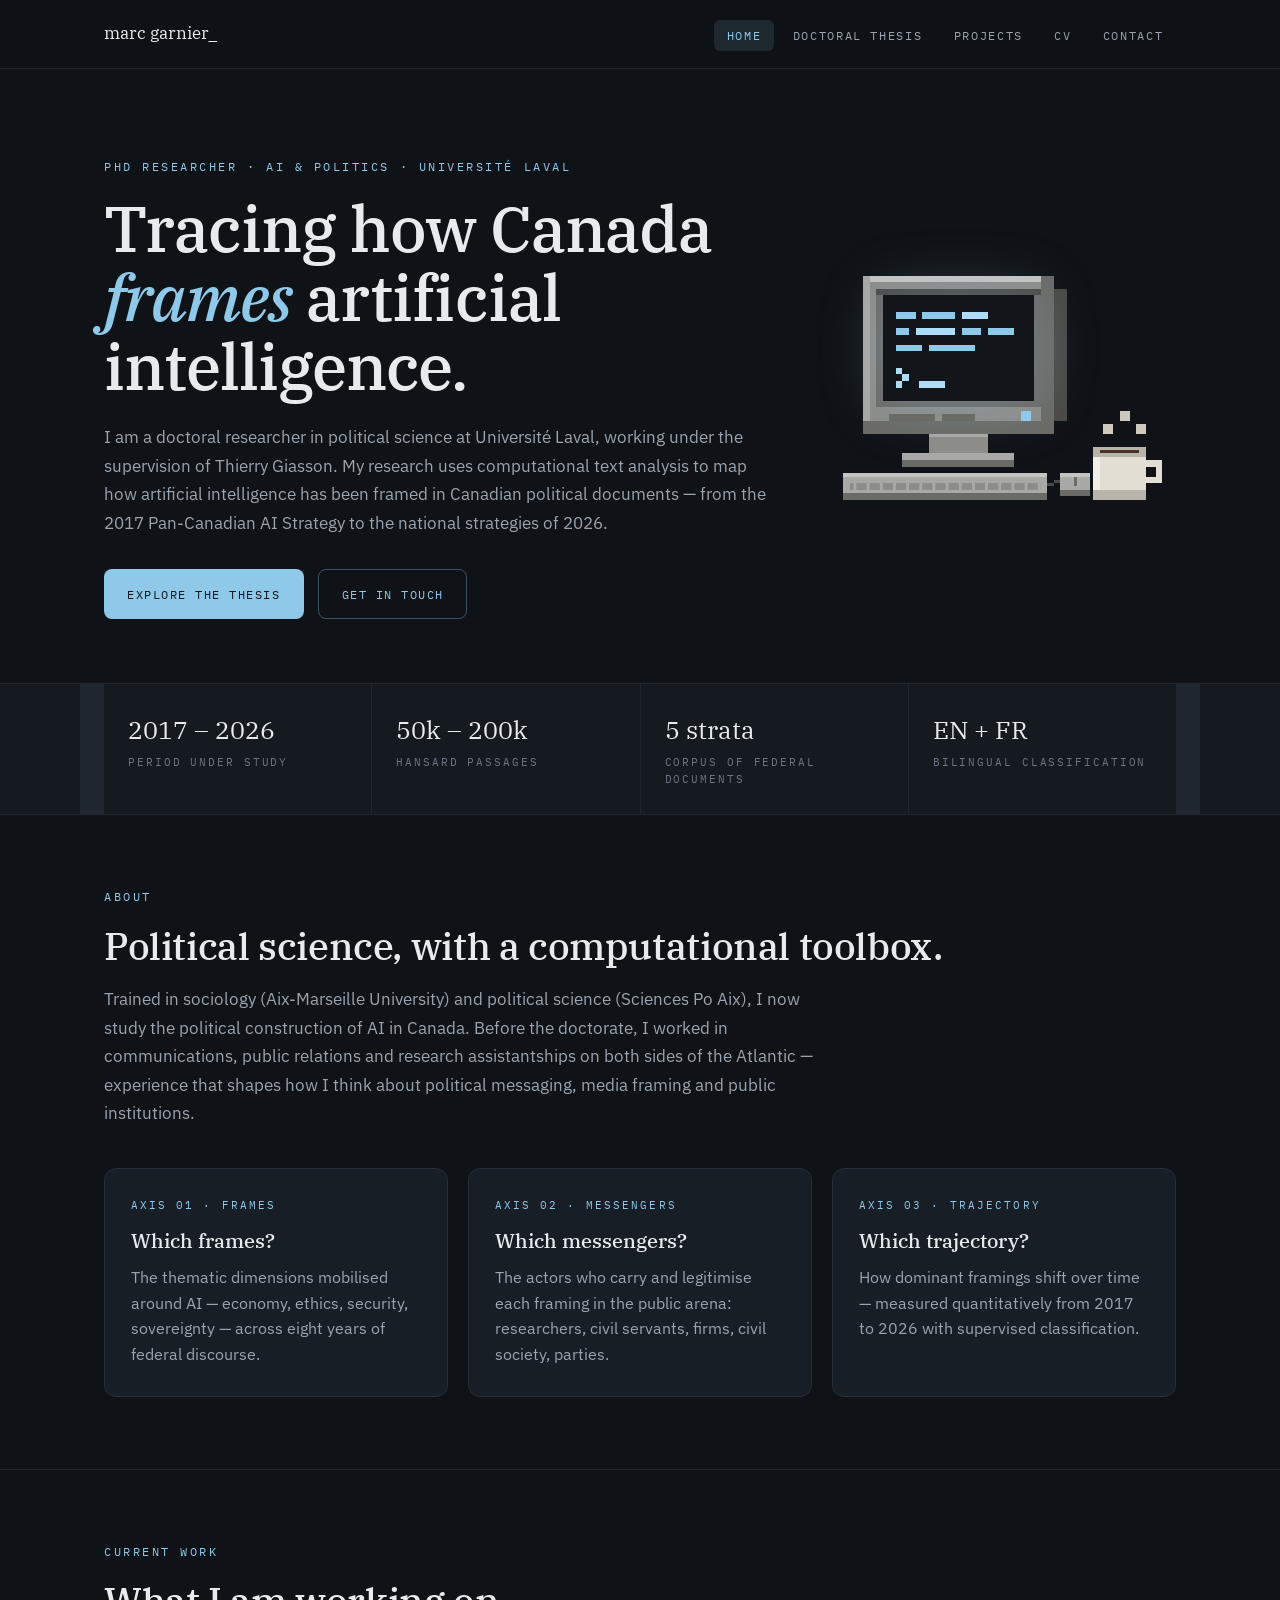
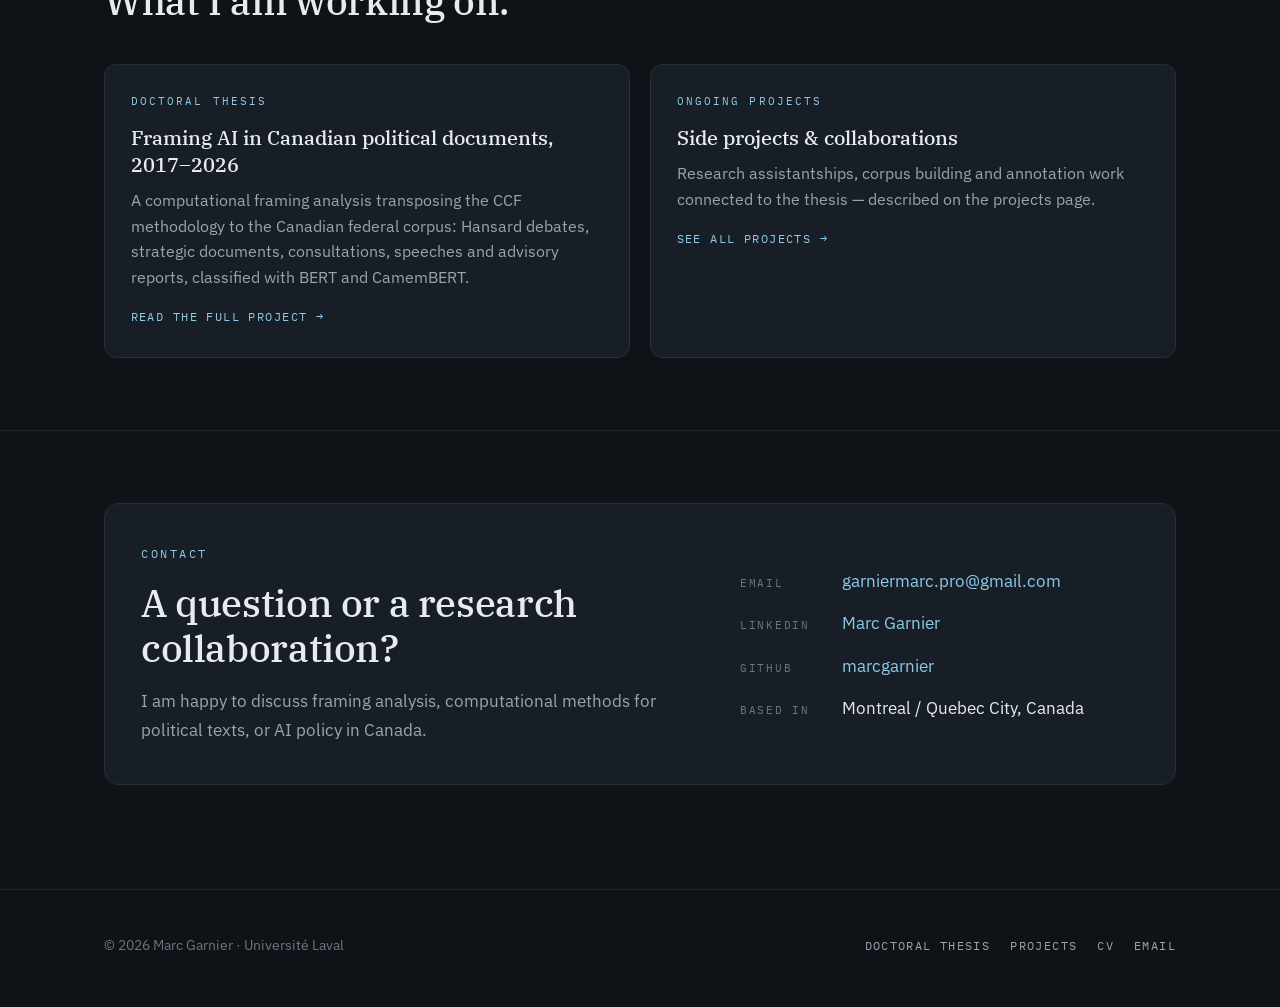
<file: index.html>
<!DOCTYPE html>
<html lang="en">
<head>
  <meta charset="UTF-8">
  <meta name="viewport" content="width=device-width, initial-scale=1.0">
  <title>Marc Garnier — PhD Researcher in Political Science</title>
  <meta name="description" content="Marc Garnier is a PhD researcher in political science at Université Laval, studying how artificial intelligence is framed in Canadian political documents (2017–2026).">
  <link rel="preconnect" href="https://fonts.googleapis.com">
  <link rel="preconnect" href="https://fonts.gstatic.com" crossorigin>
  <link href="https://fonts.googleapis.com/css2?family=IBM+Plex+Mono:wght@400;500&family=IBM+Plex+Sans:wght@400;500;600&family=IBM+Plex+Serif:ital,wght@0,400;0,500;1,400&display=swap" rel="stylesheet">
  <link rel="icon" type="image/svg+xml" href="assets/favicon.svg">
  <link rel="stylesheet" href="css/style.css">
</head>
<body>

  <header class="site-header">
    <div class="wrap nav">
      <a class="brand" href="index.html">
        marc garnier_
      </a>
      <button class="nav-toggle" aria-expanded="false" aria-controls="nav-links">Menu</button>
      <ul class="nav-links" id="nav-links">
        <li><a href="index.html" class="active">Home</a></li>
        <li><a href="thesis.html">Doctoral thesis</a></li>
        <li><a href="projects.html">Projects</a></li>
        <li><a href="cv.html">CV</a></li>
        <li><a href="index.html#contact">Contact</a></li>
      </ul>
    </div>
  </header>

  <main>

    <!-- ================= Hero ================= -->
    <section class="hero">
      <div class="wrap hero-grid">
        <div>
          <span class="kicker">PhD Researcher · AI & politics · Université Laval</span>
          <h1>Tracing how Canada <em>frames</em> artificial intelligence.</h1>
          <p class="lede">
            I am a doctoral researcher in political science at Université Laval, working under the
            supervision of Thierry Giasson. My research uses computational text analysis to map how
            artificial intelligence has been framed in Canadian political documents — from the 2017
            Pan-Canadian AI Strategy to the national strategies of 2026.
          </p>
          <div class="hero-actions">
            <a class="btn btn-primary" href="thesis.html">Explore the thesis</a>
            <a class="btn btn-ghost" href="index.html#contact">Get in touch</a>
          </div>
        </div>
        <div class="hero-portrait">
          <!-- Vintage computer. To restore the photo instead, replace this <svg> block with:
               <div class="portrait-frame"><img class="portrait" src="assets/portrait.jpg" alt="Portrait of Marc Garnier"></div> -->
          <svg class="retro-computer" viewBox="28 0 105 80" role="img"
               shape-rendering="crispEdges"
               aria-label="Pixel-art illustration of a vintage computer printing lines of text on its screen, with a cup of coffee beside it">

            <defs>
              <clipPath id="rcScreenClip"><rect x="44" y="12" width="46" height="32"/></clipPath>
              <pattern id="rcKeys" width="4" height="3" patternUnits="userSpaceOnUse">
                <rect width="3" height="2" fill="#8c8c88"/>
              </pattern>
            </defs>

            <!-- ================= monitor ================= -->
            <rect x="96" y="10" width="4"  height="40" fill="#4a4a47"/>
            <rect x="38" y="6"  width="58" height="48" fill="#8c8c88"/>
            <rect x="38" y="6"  width="58" height="2"  fill="#c4c4c0"/>
            <rect x="38" y="6"  width="2"  height="48" fill="#a8a8a4"/>
            <rect x="38" y="50" width="58" height="4"  fill="#6a6a66"/>
            <rect x="92" y="6"  width="4"  height="48" fill="#6a6a66"/>

            <!-- bezel + screen -->
            <rect x="42" y="10" width="50" height="36" fill="#6a6a66"/>
            <rect x="42" y="10" width="50" height="2"  fill="#4a4a47"/>
            <g class="rc-screen-group">
              <rect x="44" y="12" width="46" height="32" fill="#12151a"/>
              <g clip-path="url(#rcScreenClip)">
                <!-- rows of "words" printing one after another -->
                <g class="rc-line" style="--d:0s">
                  <rect x="48" y="17" width="6"  height="2" fill="#8ec9ea"/>
                  <rect x="56" y="17" width="10" height="2" fill="#8ec9ea"/>
                  <rect x="68" y="17" width="8"  height="2" fill="#aedbf5"/>
                </g>
                <g class="rc-line" style="--d:.6s">
                  <rect x="48" y="22" width="4"  height="2" fill="#8ec9ea"/>
                  <rect x="54" y="22" width="12" height="2" fill="#aedbf5"/>
                  <rect x="68" y="22" width="6"  height="2" fill="#8ec9ea"/>
                  <rect x="76" y="22" width="8"  height="2" fill="#8ec9ea"/>
                </g>
                <g class="rc-line" style="--d:1.2s">
                  <rect x="48" y="27" width="8"  height="2" fill="#8ec9ea"/>
                  <rect x="58" y="27" width="14" height="2" fill="#8ec9ea"/>
                </g>
                <!-- prompt chevron + blinking cursor -->
                <rect x="48" y="34" width="2" height="2" fill="#aedbf5"/>
                <rect x="50" y="36" width="2" height="2" fill="#aedbf5"/>
                <rect x="48" y="38" width="2" height="2" fill="#aedbf5"/>
                <rect class="rc-cursor" x="55" y="38" width="8" height="2" fill="#aedbf5"/>
              </g>
            </g>

            <!-- vents + power LED -->
            <rect x="46" y="48" width="14" height="2" fill="#6a6a66"/>
            <rect x="62" y="48" width="10" height="2" fill="#6a6a66"/>
            <rect class="rc-led" x="86" y="47" width="3" height="3" fill="#8ec9ea"/>

            <!-- ================= stand ================= -->
            <rect x="58" y="54" width="18" height="6" fill="#8c8c88"/>
            <rect x="58" y="54" width="18" height="1" fill="#a8a8a4"/>
            <rect x="50" y="60" width="34" height="4" fill="#a8a8a4"/>
            <rect x="50" y="62" width="34" height="2" fill="#6a6a66"/>

            <!-- ================= keyboard ================= -->
            <rect x="32" y="66" width="62" height="8" fill="#a8a8a4"/>
            <rect x="32" y="66" width="62" height="1" fill="#c4c4c0"/>
            <rect x="34" y="68" width="58" height="4" fill="url(#rcKeys)"/>
            <rect x="32" y="72" width="62" height="2" fill="#6a6a66"/>

            <!-- ================= mouse + cable ================= -->
            <rect x="98"  y="66" width="9" height="7" fill="#a8a8a4"/>
            <rect x="98"  y="66" width="9" height="1" fill="#c4c4c0"/>
            <rect x="102" y="67" width="1" height="3" fill="#6a6a66"/>
            <rect x="98"  y="71" width="9" height="2" fill="#6a6a66"/>
            <rect x="96"  y="68" width="2" height="1" fill="#4a4a47"/>
            <rect x="94"  y="69" width="2" height="1" fill="#4a4a47"/>

            <!-- ================= coffee cup ================= -->
            <rect class="rc-steam" style="--sd:0s"   x="111" y="51" width="3" height="3" fill="#cfc9bd"/>
            <rect class="rc-steam" style="--sd:1.1s" x="116" y="47" width="3" height="3" fill="#cfc9bd"/>
            <rect class="rc-steam" style="--sd:2.2s" x="121" y="51" width="3" height="3" fill="#cfc9bd"/>
            <rect x="124" y="62" width="5" height="2"  fill="#e2ded4"/>
            <rect x="127" y="62" width="2" height="7"  fill="#e2ded4"/>
            <rect x="124" y="67" width="5" height="2"  fill="#e2ded4"/>
            <rect x="108" y="58" width="16" height="16" fill="#e2ded4"/>
            <rect x="108" y="58" width="16" height="3"  fill="#b9b4a9"/>
            <rect x="110" y="59" width="12" height="1"  fill="#4a3324"/>
            <rect x="108" y="61" width="2"  height="13" fill="#f2eee6"/>
            <rect x="108" y="71" width="16" height="3"  fill="#b9b4a9"/>

          </svg>
        </div>
      </div>
    </section>

    <!-- ================= Stats ================= -->
    <section class="stats">
      <div class="wrap stats-grid">
        <div class="stat">
          <div class="value">2017 – 2026</div>
          <div class="label">Period under study</div>
        </div>
        <div class="stat">
          <div class="value">50k – 200k</div>
          <div class="label">Hansard passages</div>
        </div>
        <div class="stat">
          <div class="value">5 strata</div>
          <div class="label">Corpus of federal documents</div>
        </div>
        <div class="stat">
          <div class="value">EN + FR</div>
          <div class="label">Bilingual classification</div>
        </div>
      </div>
    </section>

    <!-- ================= About ================= -->
    <section class="section" id="about">
      <div class="wrap">
        <div class="section-head reveal">
          <span class="kicker">About</span>
          <h2 class="section-title">Political science, with a computational toolbox.</h2>
          <p class="lede">
            Trained in sociology (Aix-Marseille University) and political science
            (Sciences Po Aix), I now study the political construction of AI in Canada.
            Before the doctorate, I worked in communications, public relations and research
            assistantships on both sides of the Atlantic — experience that shapes how I think
            about political messaging, media framing and public institutions.
          </p>
        </div>
        <div class="card-grid">
          <div class="card reveal">
            <span class="card-label">Axis 01 · Frames</span>
            <h3>Which frames?</h3>
            <p>The thematic dimensions mobilised around AI — economy, ethics, security, sovereignty — across eight years of federal discourse.</p>
          </div>
          <div class="card reveal">
            <span class="card-label">Axis 02 · Messengers</span>
            <h3>Which messengers?</h3>
            <p>The actors who carry and legitimise each framing in the public arena: researchers, civil servants, firms, civil society, parties.</p>
          </div>
          <div class="card reveal">
            <span class="card-label">Axis 03 · Trajectory</span>
            <h3>Which trajectory?</h3>
            <p>How dominant framings shift over time — measured quantitatively from 2017 to 2026 with supervised classification.</p>
          </div>
        </div>
      </div>
    </section>

    <!-- ================= Research snapshot ================= -->
    <section class="section">
      <div class="wrap">
        <div class="section-head reveal">
          <span class="kicker">Current work</span>
          <h2 class="section-title">What I am working on.</h2>
        </div>
        <div class="card-grid two">
          <div class="card reveal">
            <span class="card-label">Doctoral thesis</span>
            <h3>Framing AI in Canadian political documents, 2017–2026</h3>
            <p>
              A computational framing analysis transposing the CCF methodology to the Canadian
              federal corpus: Hansard debates, strategic documents, consultations, speeches and
              advisory reports, classified with BERT and CamemBERT.
            </p>
            <a class="card-link" href="thesis.html">Read the full project →</a>
          </div>
          <div class="card reveal">
            <span class="card-label">Ongoing projects</span>
            <h3>Side projects &amp; collaborations</h3>
            <p>
              Research assistantships, corpus building and annotation work connected to the
              thesis — described on the projects page.
            </p>
            <a class="card-link" href="projects.html">See all projects →</a>
          </div>
        </div>
      </div>
    </section>

    <!-- ================= Contact ================= -->
    <section class="section" id="contact">
      <div class="wrap">
        <div class="contact-panel reveal">
          <div>
            <span class="kicker">Contact</span>
            <h2 class="section-title">A question or a research collaboration?</h2>
            <p class="lede">
              I am happy to discuss framing analysis, computational methods for political texts,
              or AI policy in Canada.
            </p>
          </div>
          <ul class="contact-list">
            <li>
              <span class="k">Email</span>
              <a href="mailto:garniermarc.pro@gmail.com">garniermarc.pro@gmail.com</a>
            </li>
            <li>
              <span class="k">LinkedIn</span>
              <a href="https://www.linkedin.com/in/marc-garnier-917a4429a/" target="_blank" rel="noopener">Marc Garnier</a>
            </li>
            <li>
              <span class="k">GitHub</span>
              <a href="https://github.com/marcgarnier" target="_blank" rel="noopener">marcgarnier</a>
            </li>
            <li>
              <span class="k">Based in</span>
              <span>Montreal / Quebec City, Canada</span>
            </li>
          </ul>
        </div>
      </div>
    </section>

  </main>

  <footer class="site-footer">
    <div class="wrap footer-grid">
      <p>© <span data-year>2026</span> Marc Garnier · Université Laval</p>
      <ul class="footer-links">
        <li><a href="thesis.html">Doctoral thesis</a></li>
        <li><a href="projects.html">Projects</a></li>
        <li><a href="cv.html">CV</a></li>
        <li><a href="mailto:garniermarc.pro@gmail.com">Email</a></li>
      </ul>
    </div>
  </footer>

  <script src="js/main.js"></script>
</body>
</html>
</file>
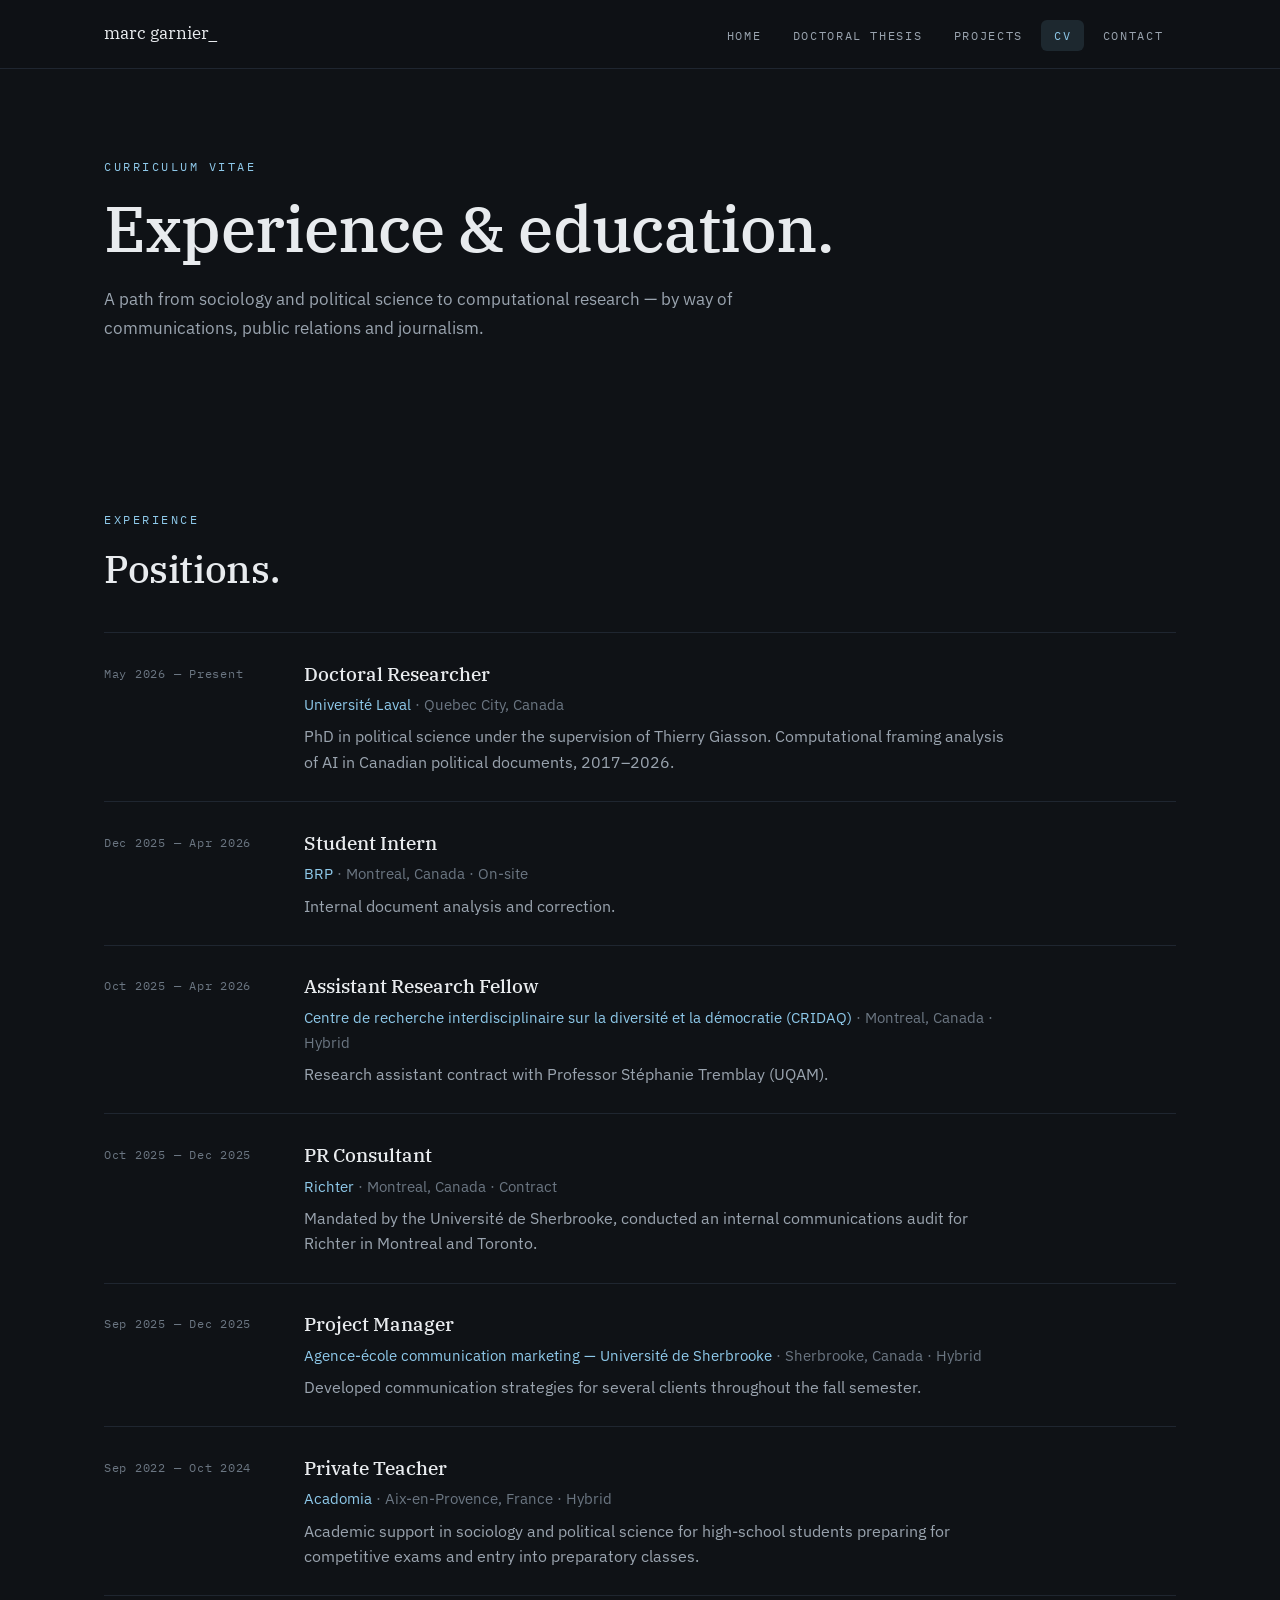
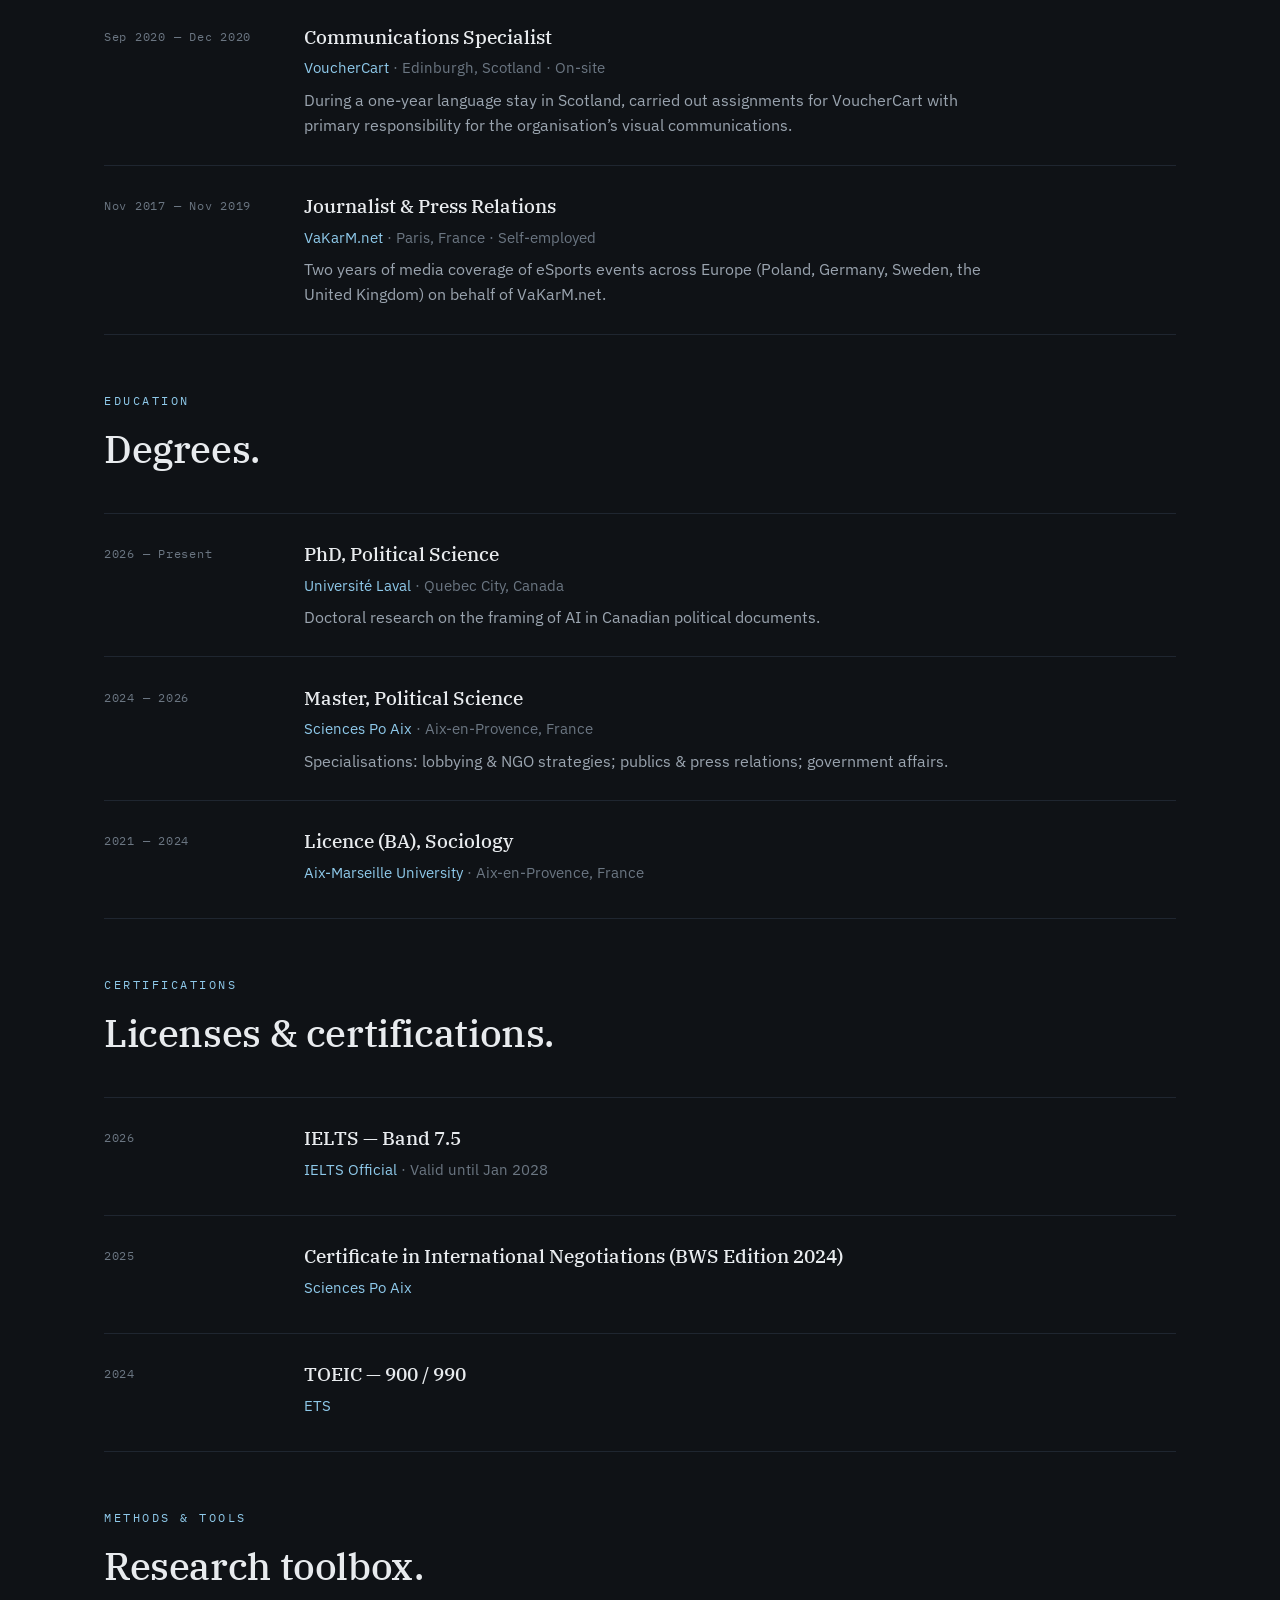
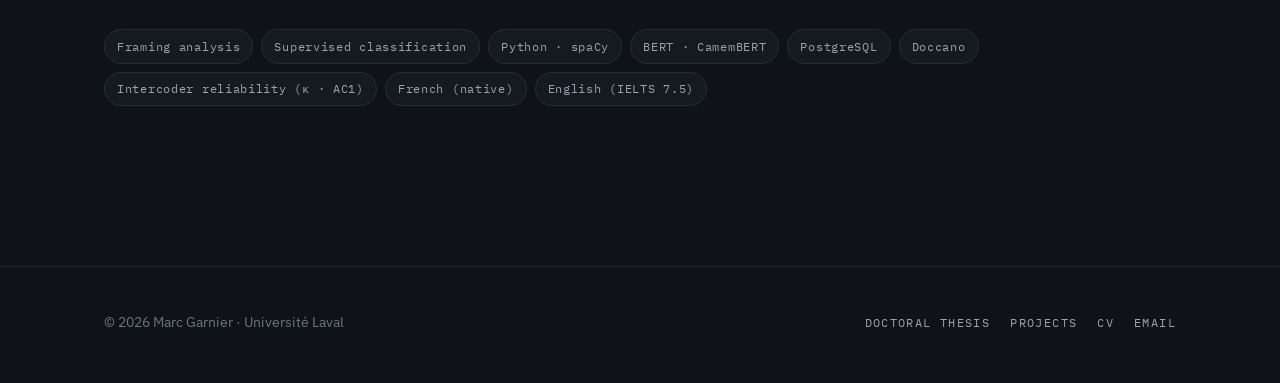
<file: cv.html>
<!DOCTYPE html>
<html lang="en">
<head>
  <meta charset="UTF-8">
  <meta name="viewport" content="width=device-width, initial-scale=1.0">
  <title>CV | Marc Garnier</title>
  <meta name="description" content="Curriculum vitae of Marc Garnier — experience, education and certifications.">
  <link rel="preconnect" href="https://fonts.googleapis.com">
  <link rel="preconnect" href="https://fonts.gstatic.com" crossorigin>
  <link href="https://fonts.googleapis.com/css2?family=IBM+Plex+Mono:wght@400;500&family=IBM+Plex+Sans:wght@400;500;600&family=IBM+Plex+Serif:ital,wght@0,400;0,500;1,400&display=swap" rel="stylesheet">
  <link rel="icon" type="image/svg+xml" href="assets/favicon.svg">
  <link rel="stylesheet" href="css/style.css">
</head>
<body>

  <header class="site-header">
    <div class="wrap nav">
      <a class="brand" href="index.html">
        marc garnier_
      </a>
      <button class="nav-toggle" aria-expanded="false" aria-controls="nav-links">Menu</button>
      <ul class="nav-links" id="nav-links">
        <li><a href="index.html">Home</a></li>
        <li><a href="thesis.html">Doctoral thesis</a></li>
        <li><a href="projects.html">Projects</a></li>
        <li><a href="cv.html" class="active">CV</a></li>
        <li><a href="index.html#contact">Contact</a></li>
      </ul>
    </div>
  </header>

  <main>

    <section class="hero">
      <div class="wrap">
        <span class="kicker">Curriculum vitae</span>
        <h1>Experience &amp; education.</h1>
        <p class="lede" style="margin-top: 1.2rem;">
          A path from sociology and political science to computational research — by way of
          communications, public relations and journalism.
        </p>
      </div>
    </section>

    <!-- ================= Experience ================= -->
    <section class="section">
      <div class="wrap">
        <div class="cv-section">
          <div class="section-head reveal">
            <span class="kicker">Experience</span>
            <h2 class="section-title">Positions.</h2>
          </div>
          <div class="cv-entries">

            <div class="cv-entry reveal">
              <span class="when">May 2026 — Present</span>
              <div>
                <h3>Doctoral Researcher</h3>
                <p class="org">Université Laval <span class="loc">· Quebec City, Canada</span></p>
                <p>PhD in political science under the supervision of Thierry Giasson. Computational framing analysis of AI in Canadian political documents, 2017–2026.</p>
              </div>
            </div>

            <div class="cv-entry reveal">
              <span class="when">Dec 2025 — Apr 2026</span>
              <div>
                <h3>Student Intern</h3>
                <p class="org">BRP <span class="loc">· Montreal, Canada · On-site</span></p>
                <p>Internal document analysis and correction.</p>
              </div>
            </div>

            <div class="cv-entry reveal">
              <span class="when">Oct 2025 — Apr 2026</span>
              <div>
                <h3>Assistant Research Fellow</h3>
                <p class="org">Centre de recherche interdisciplinaire sur la diversité et la démocratie (CRIDAQ) <span class="loc">· Montreal, Canada · Hybrid</span></p>
                <p>Research assistant contract with Professor Stéphanie Tremblay (UQAM).</p>
              </div>
            </div>

            <div class="cv-entry reveal">
              <span class="when">Oct 2025 — Dec 2025</span>
              <div>
                <h3>PR Consultant</h3>
                <p class="org">Richter <span class="loc">· Montreal, Canada · Contract</span></p>
                <p>Mandated by the Université de Sherbrooke, conducted an internal communications audit for Richter in Montreal and Toronto.</p>
              </div>
            </div>

            <div class="cv-entry reveal">
              <span class="when">Sep 2025 — Dec 2025</span>
              <div>
                <h3>Project Manager</h3>
                <p class="org">Agence-école communication marketing — Université de Sherbrooke <span class="loc">· Sherbrooke, Canada · Hybrid</span></p>
                <p>Developed communication strategies for several clients throughout the fall semester.</p>
              </div>
            </div>

            <div class="cv-entry reveal">
              <span class="when">Sep 2022 — Oct 2024</span>
              <div>
                <h3>Private Teacher</h3>
                <p class="org">Acadomia <span class="loc">· Aix-en-Provence, France · Hybrid</span></p>
                <p>Academic support in sociology and political science for high-school students preparing for competitive exams and entry into preparatory classes.</p>
              </div>
            </div>

            <div class="cv-entry reveal">
              <span class="when">Sep 2020 — Dec 2020</span>
              <div>
                <h3>Communications Specialist</h3>
                <p class="org">VoucherCart <span class="loc">· Edinburgh, Scotland · On-site</span></p>
                <p>During a one-year language stay in Scotland, carried out assignments for VoucherCart with primary responsibility for the organisation’s visual communications.</p>
              </div>
            </div>

            <div class="cv-entry reveal">
              <span class="when">Nov 2017 — Nov 2019</span>
              <div>
                <h3>Journalist &amp; Press Relations</h3>
                <p class="org">VaKarM.net <span class="loc">· Paris, France · Self-employed</span></p>
                <p>Two years of media coverage of eSports events across Europe (Poland, Germany, Sweden, the United Kingdom) on behalf of VaKarM.net.</p>
              </div>
            </div>

          </div>
        </div>

        <!-- ================= Education ================= -->
        <div class="cv-section">
          <div class="section-head reveal">
            <span class="kicker">Education</span>
            <h2 class="section-title">Degrees.</h2>
          </div>
          <div class="cv-entries">

            <div class="cv-entry reveal">
              <span class="when">2026 — Present</span>
              <div>
                <h3>PhD, Political Science</h3>
                <p class="org">Université Laval <span class="loc">· Quebec City, Canada</span></p>
                <p>Doctoral research on the framing of AI in Canadian political documents.</p>
              </div>
            </div>

            <div class="cv-entry reveal">
              <span class="when">2024 — 2026</span>
              <div>
                <h3>Master, Political Science</h3>
                <p class="org">Sciences Po Aix <span class="loc">· Aix-en-Provence, France</span></p>
                <p>Specialisations: lobbying &amp; NGO strategies; publics &amp; press relations; government affairs.</p>
              </div>
            </div>

            <div class="cv-entry reveal">
              <span class="when">2021 — 2024</span>
              <div>
                <h3>Licence (BA), Sociology</h3>
                <p class="org">Aix-Marseille University <span class="loc">· Aix-en-Provence, France</span></p>
              </div>
            </div>

          </div>
        </div>

        <!-- ================= Certifications ================= -->
        <div class="cv-section">
          <div class="section-head reveal">
            <span class="kicker">Certifications</span>
            <h2 class="section-title">Licenses &amp; certifications.</h2>
          </div>
          <div class="cv-entries">

            <div class="cv-entry reveal">
              <span class="when">2026</span>
              <div>
                <h3>IELTS — Band 7.5</h3>
                <p class="org">IELTS Official <span class="loc">· Valid until Jan 2028</span></p>
              </div>
            </div>

            <div class="cv-entry reveal">
              <span class="when">2025</span>
              <div>
                <h3>Certificate in International Negotiations (BWS Edition 2024)</h3>
                <p class="org">Sciences Po Aix</p>
              </div>
            </div>

            <div class="cv-entry reveal">
              <span class="when">2024</span>
              <div>
                <h3>TOEIC — 900 / 990</h3>
                <p class="org">ETS</p>
              </div>
            </div>

          </div>
        </div>

        <!-- ================= Methods & tools ================= -->
        <div class="cv-section">
          <div class="section-head reveal">
            <span class="kicker">Methods &amp; tools</span>
            <h2 class="section-title">Research toolbox.</h2>
          </div>
          <div class="chips reveal">
            <span class="chip">Framing analysis</span>
            <span class="chip">Supervised classification</span>
            <span class="chip">Python · spaCy</span>
            <span class="chip">BERT · CamemBERT</span>
            <span class="chip">PostgreSQL</span>
            <span class="chip">Doccano</span>
            <span class="chip">Intercoder reliability (κ · AC1)</span>
            <span class="chip">French (native)</span>
            <span class="chip">English (IELTS 7.5)</span>
          </div>
        </div>

      </div>
    </section>

  </main>

  <footer class="site-footer">
    <div class="wrap footer-grid">
      <p>© <span data-year>2026</span> Marc Garnier · Université Laval</p>
      <ul class="footer-links">
        <li><a href="thesis.html">Doctoral thesis</a></li>
        <li><a href="projects.html">Projects</a></li>
        <li><a href="cv.html">CV</a></li>
        <li><a href="mailto:garniermarc.pro@gmail.com">Email</a></li>
      </ul>
    </div>
  </footer>

  <script src="js/main.js"></script>
</body>
</html>
</file>
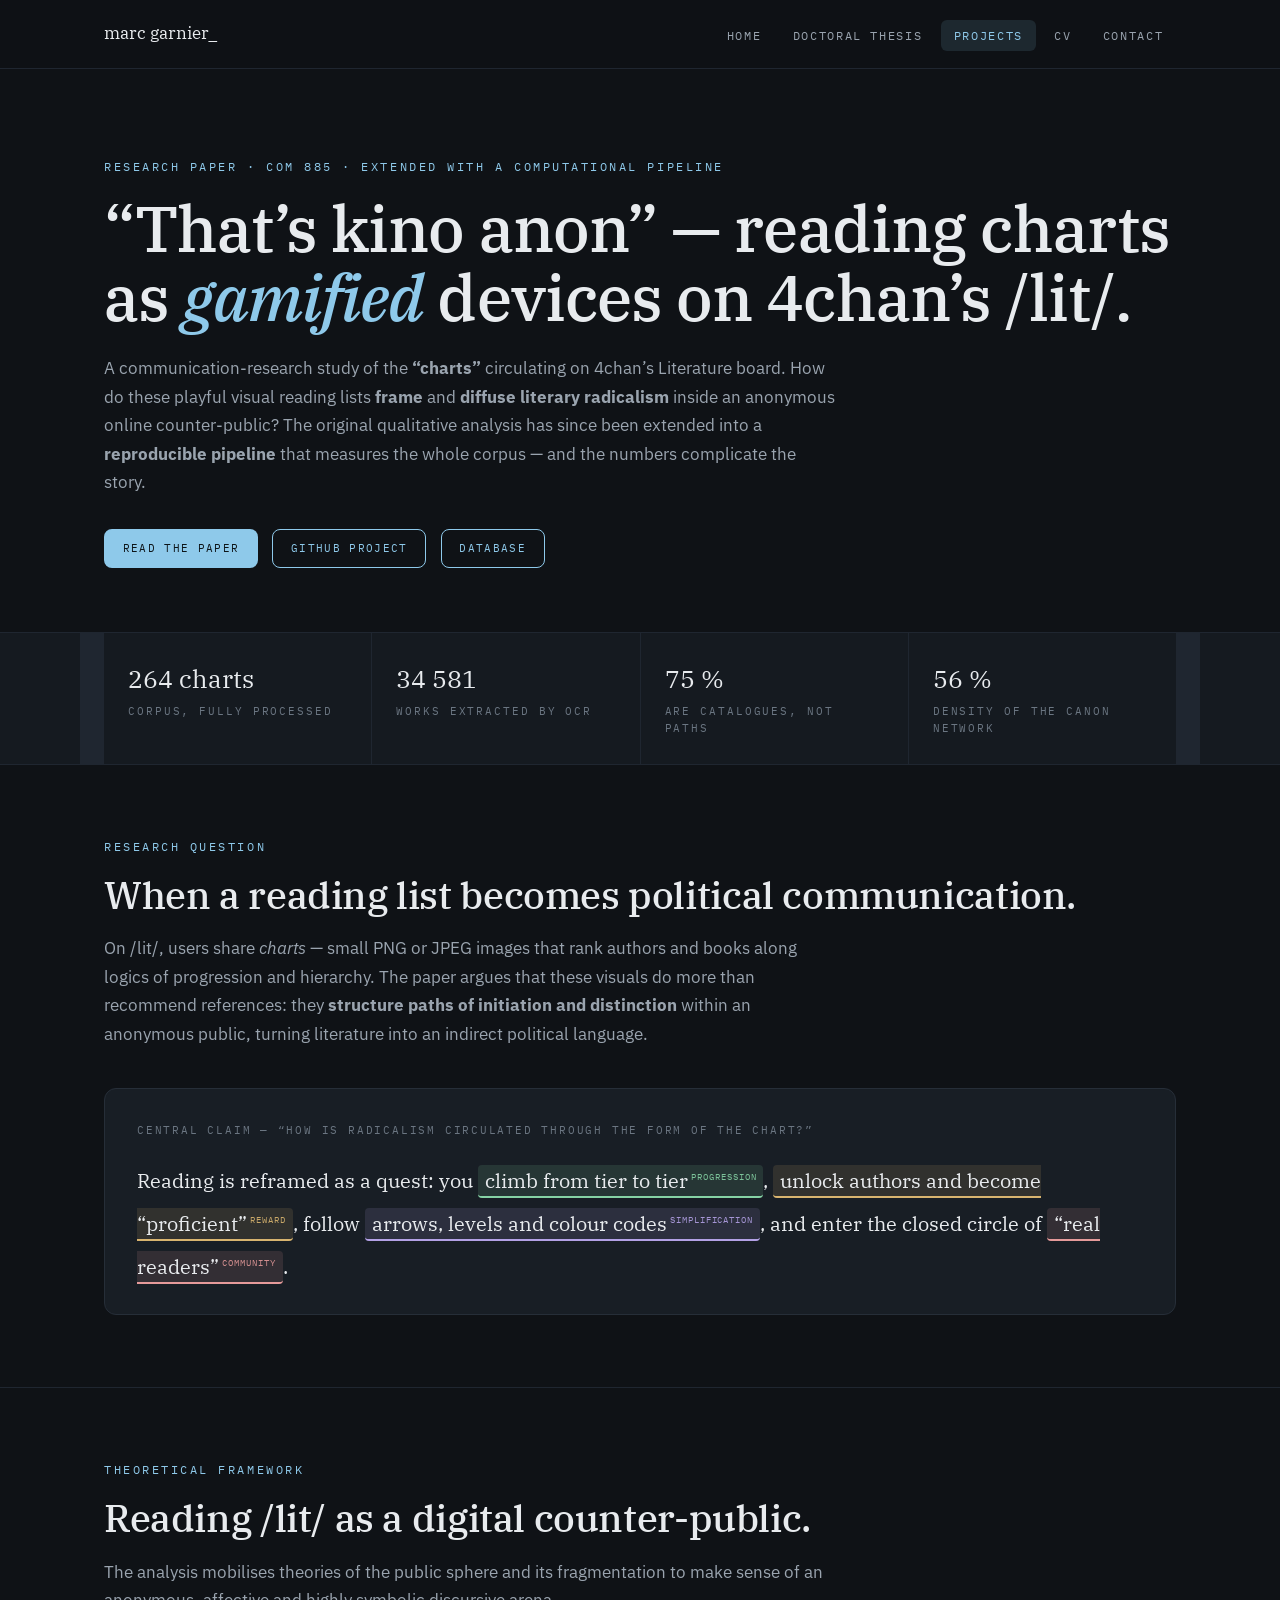
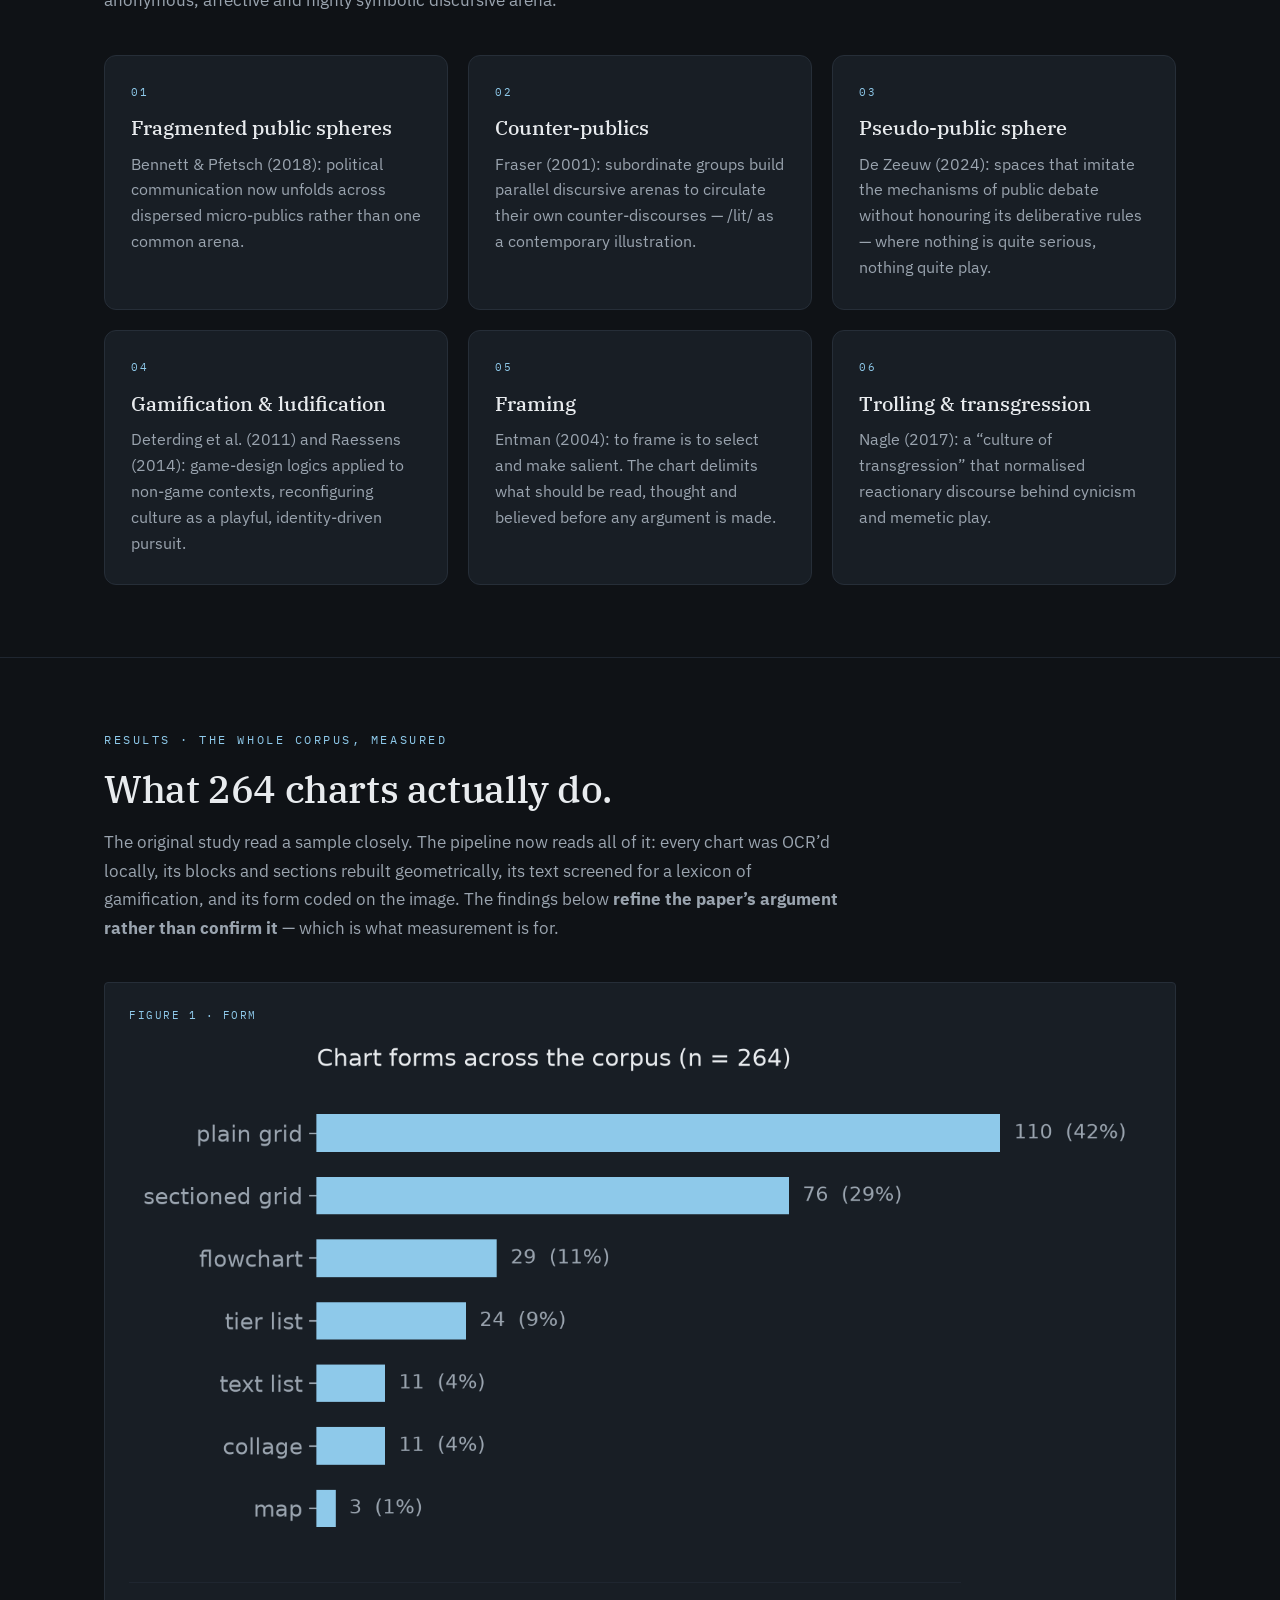
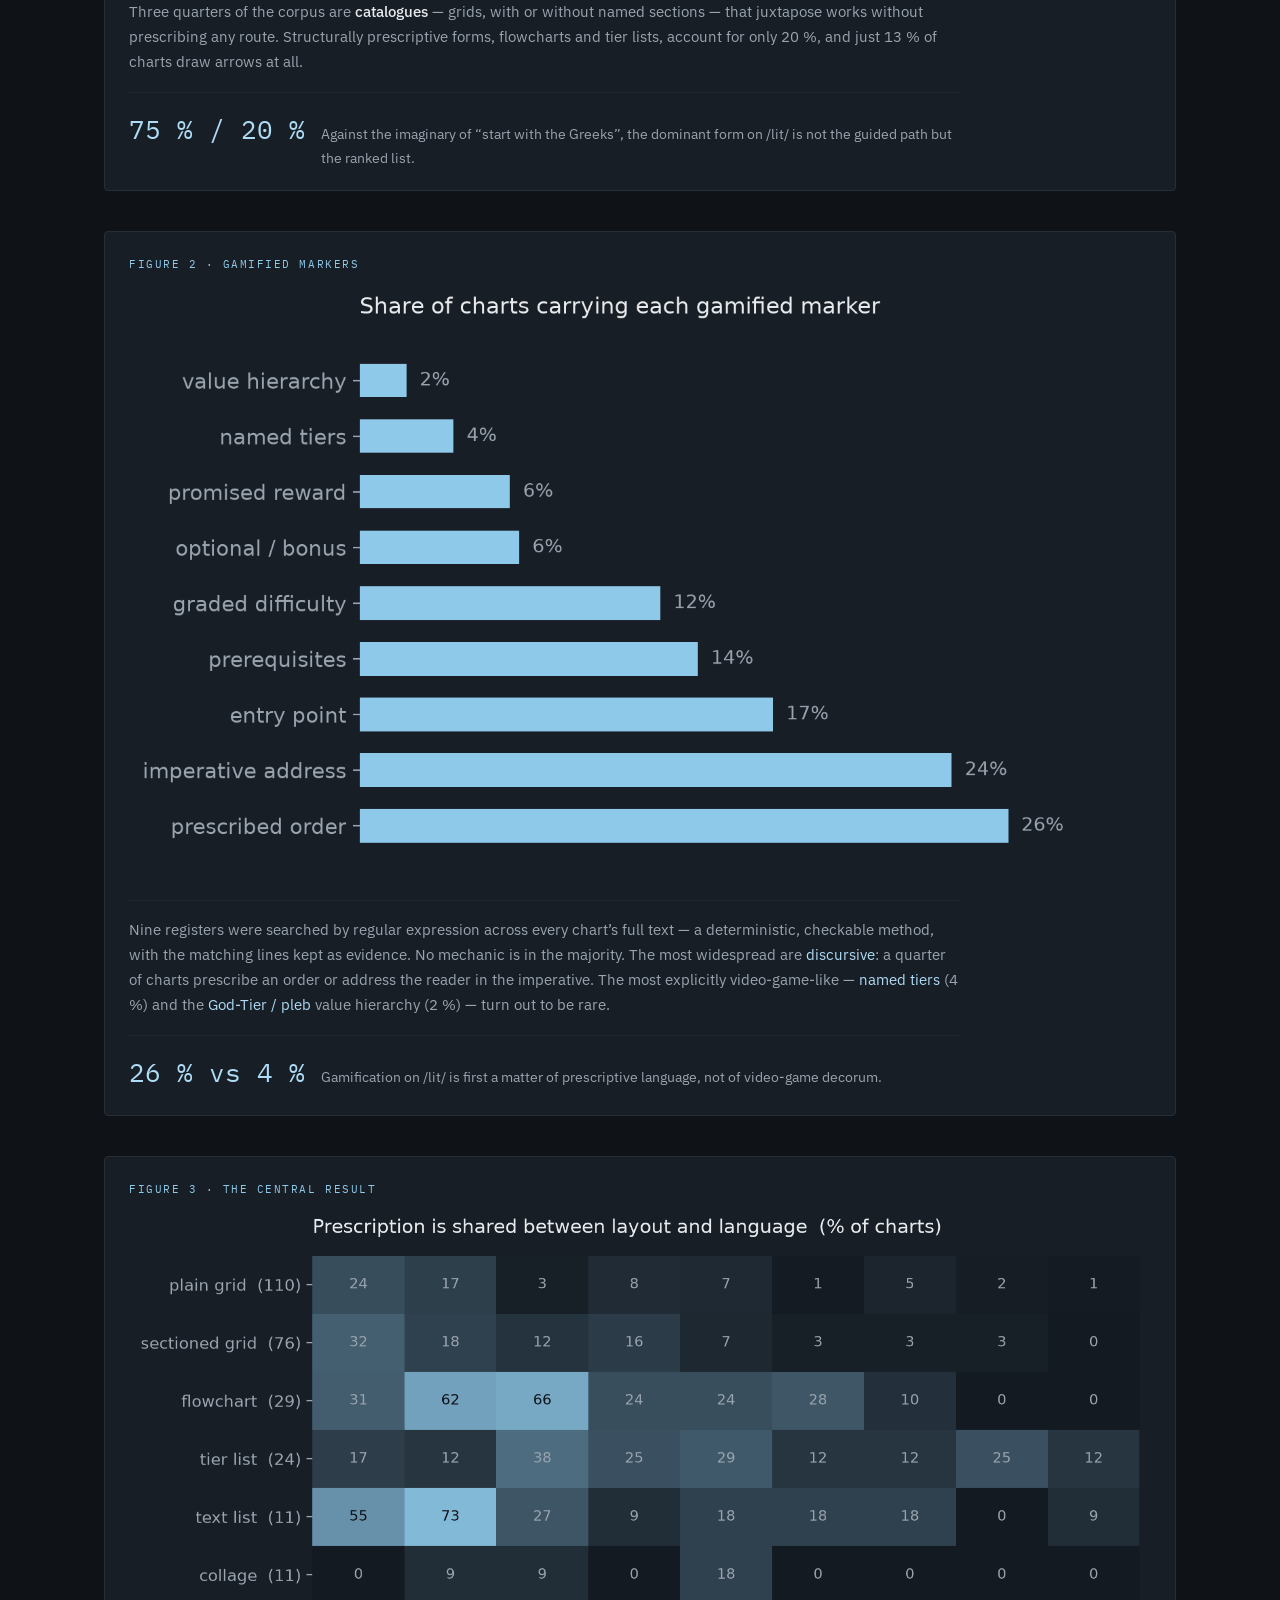
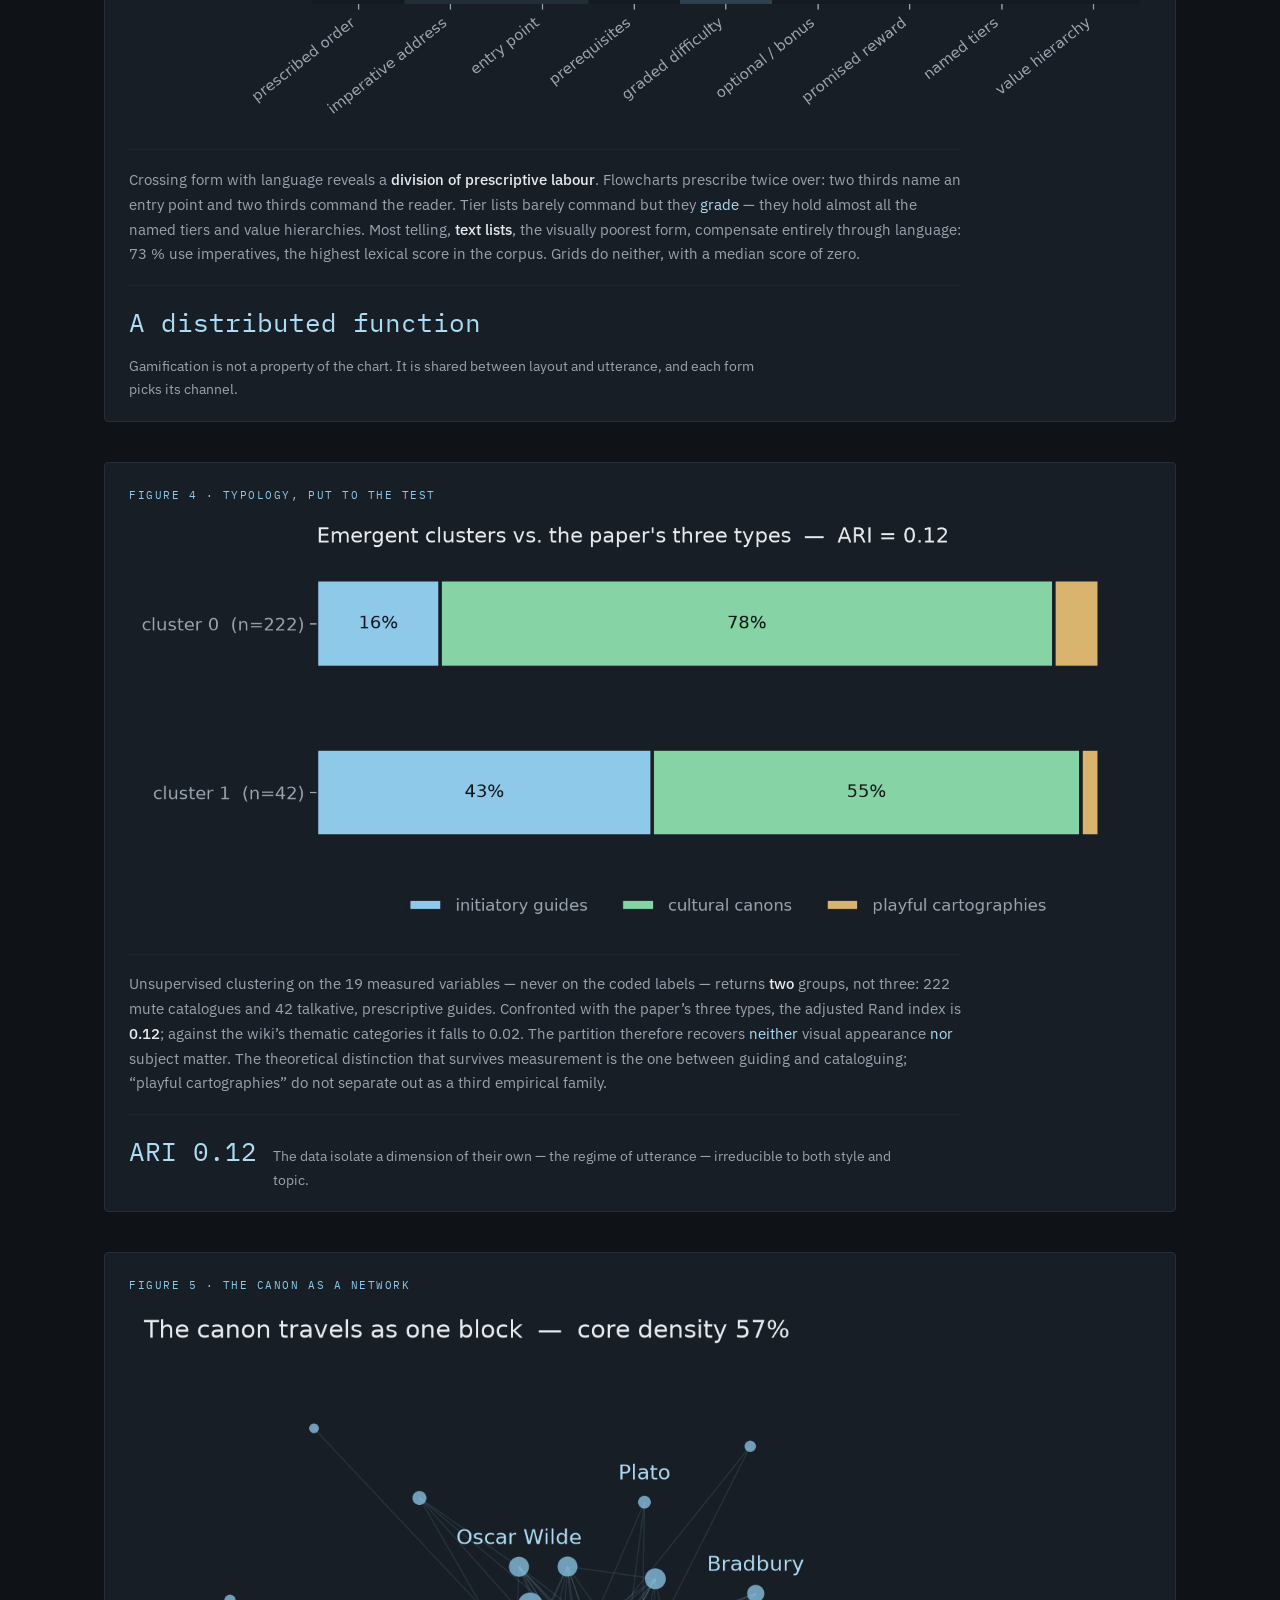
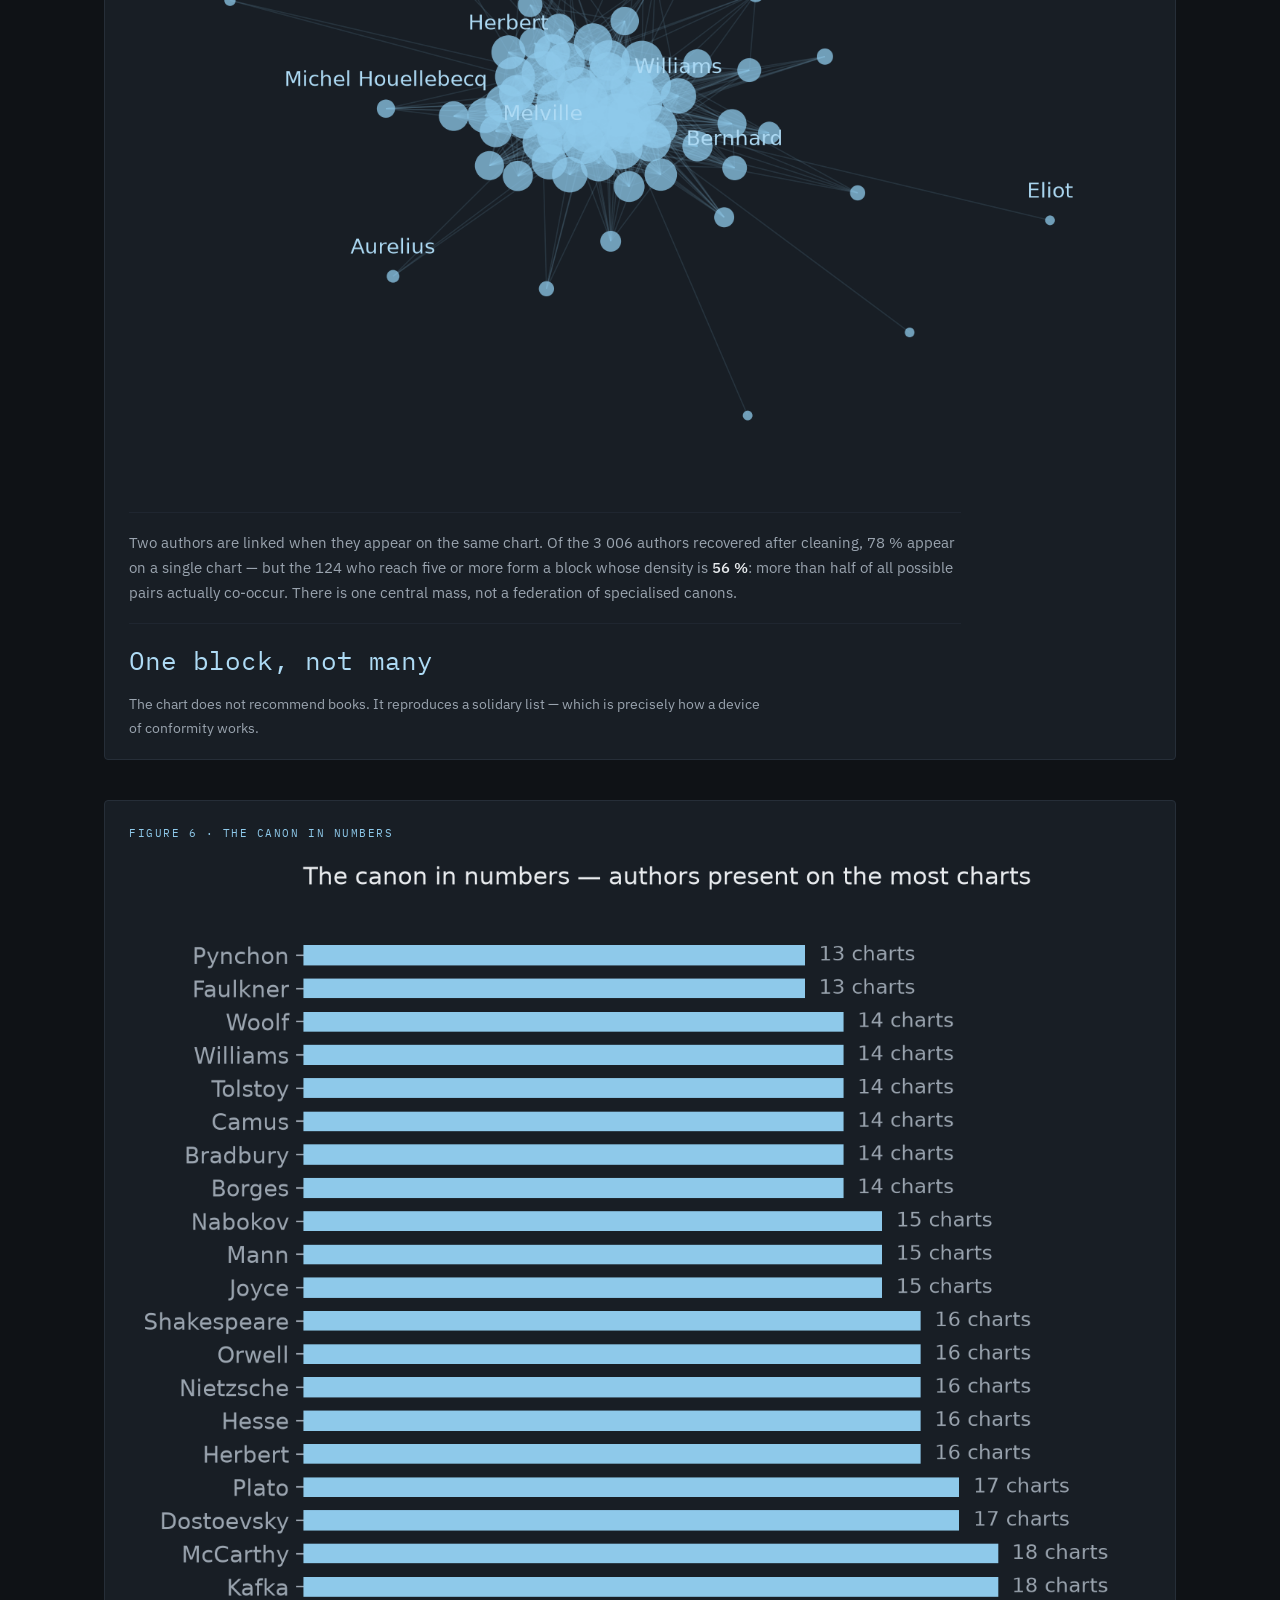
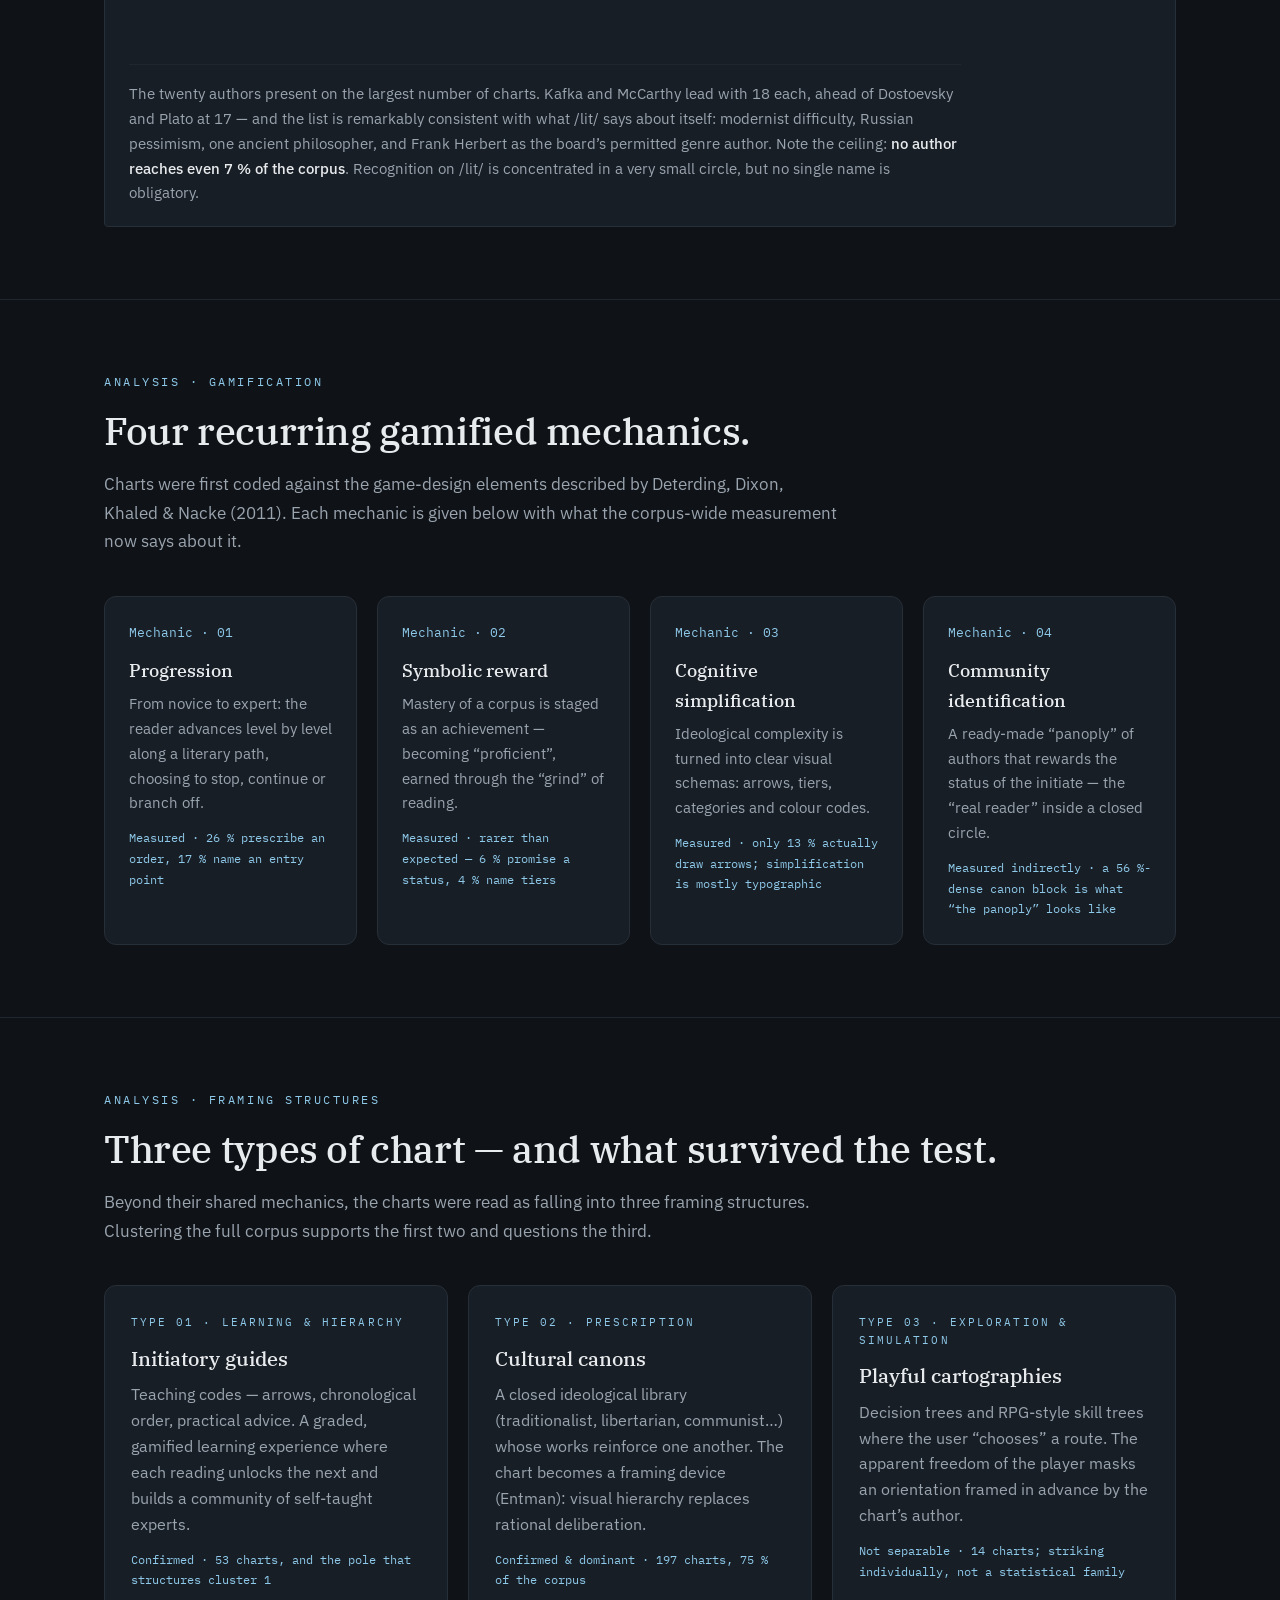
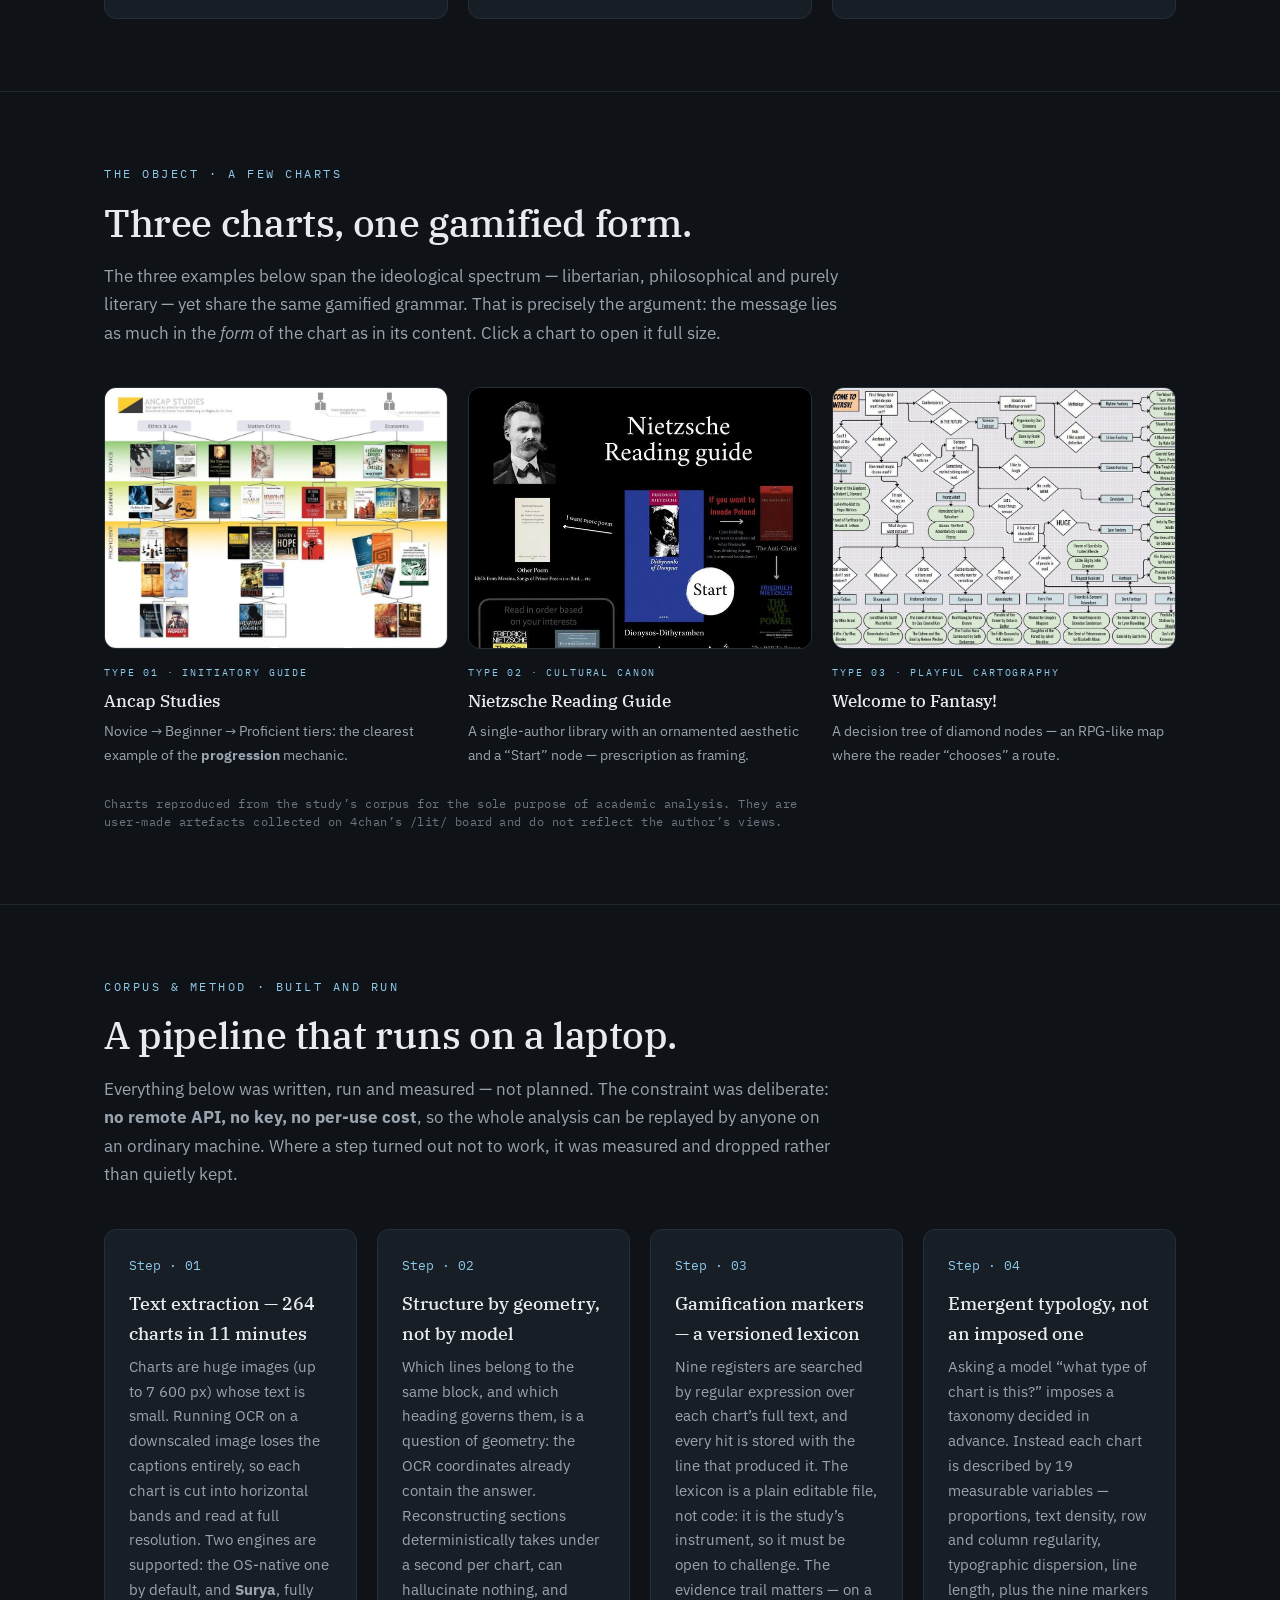
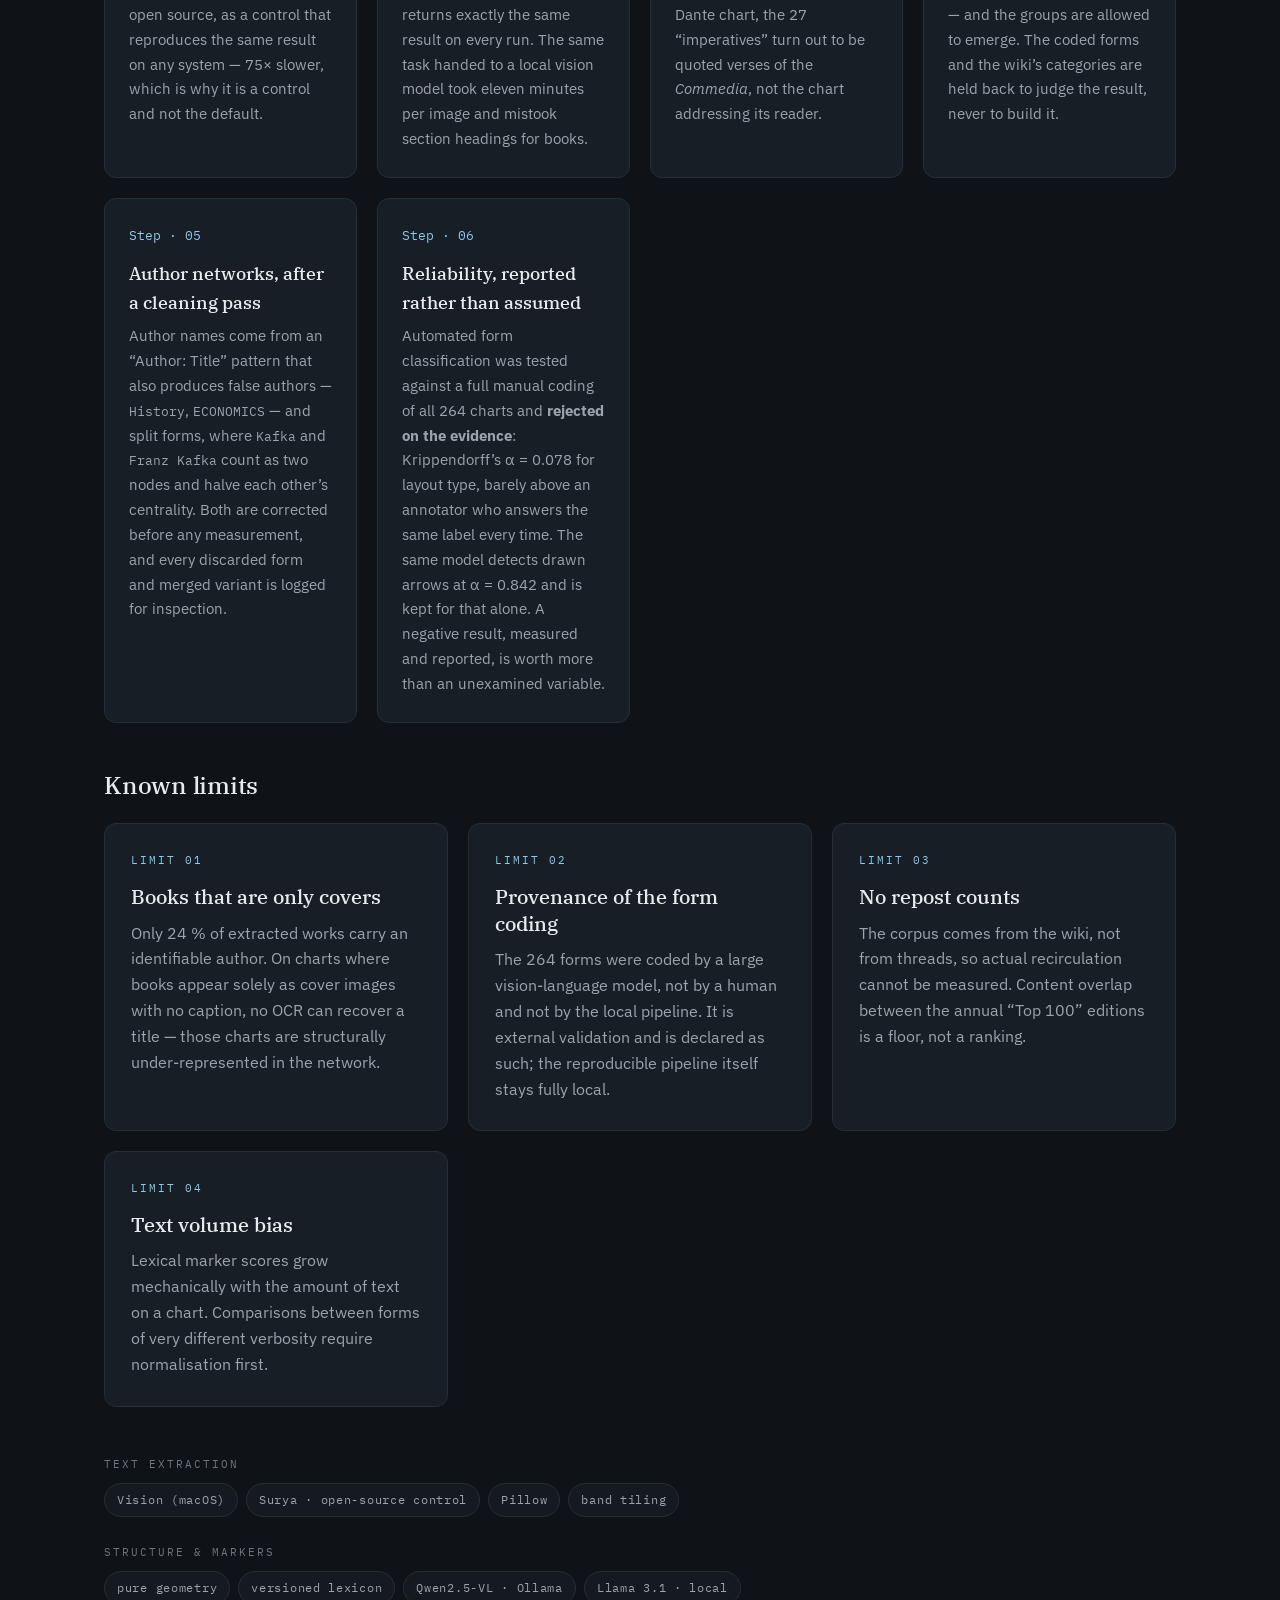
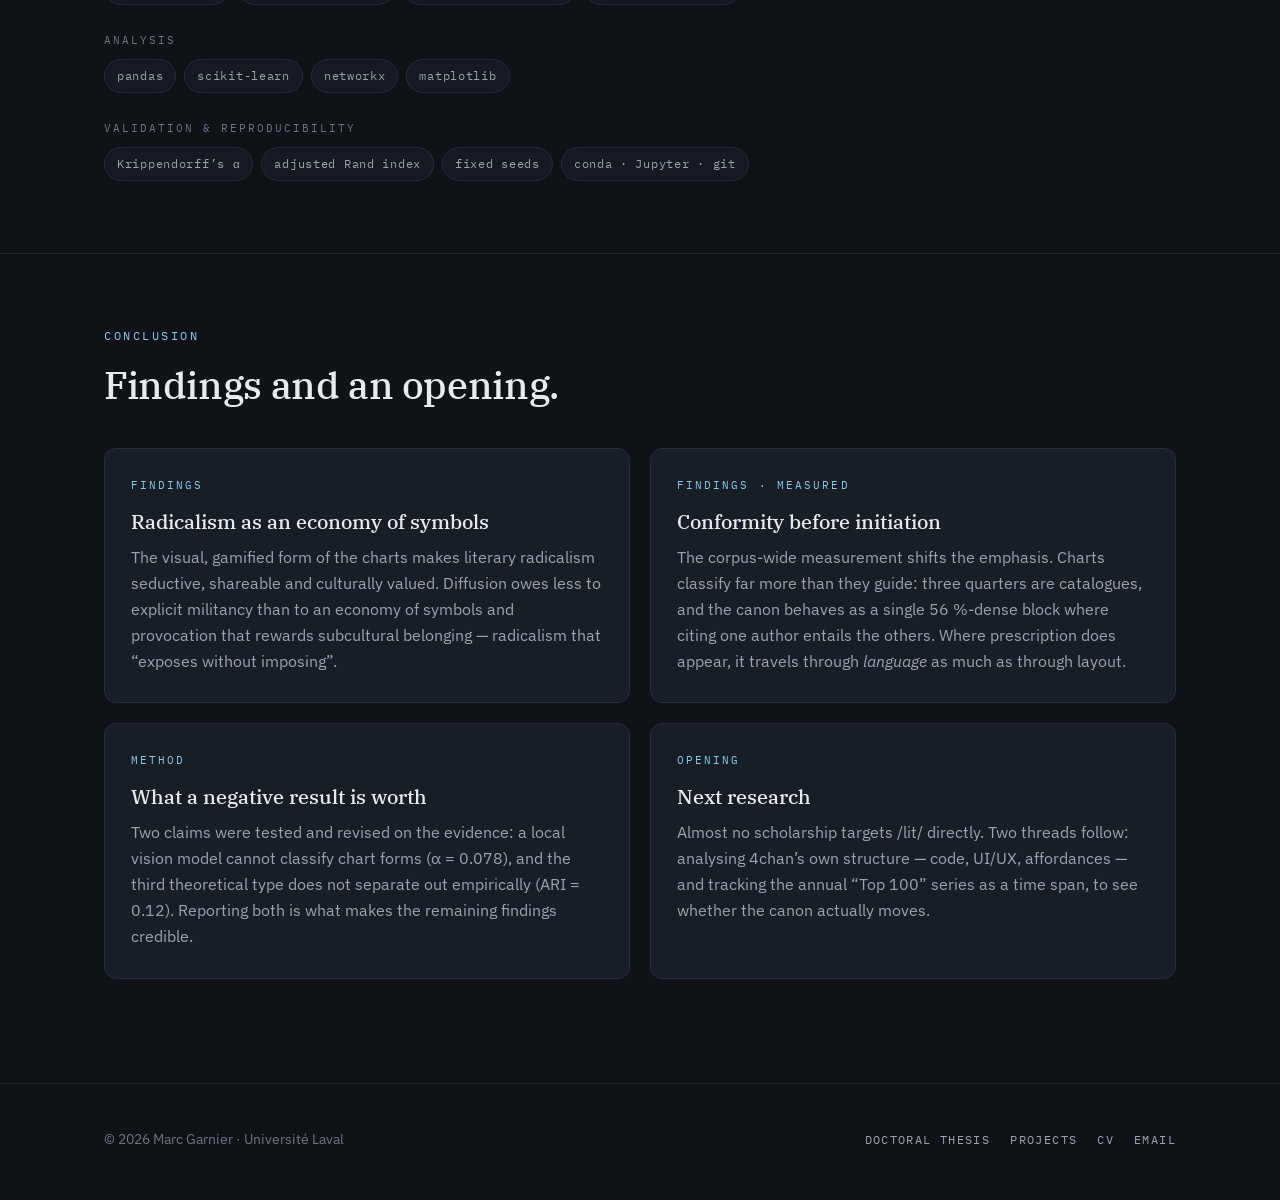
<file: kino.html>
<!DOCTYPE html>
<html lang="en">
<head>
  <meta charset="UTF-8">
  <meta name="viewport" content="width=device-width, initial-scale=1.0">
  <title>“That’s kino anon” — Gamified reading charts on 4chan’s /lit/ | Marc Garnier</title>
  <meta name="description" content="A communication-research study of 4chan’s /lit/ reading charts as gamified devices for the diffusion of literary radicalism — now with results from a reproducible, fully local computational pipeline over 264 charts. By Marc Garnier.">
  <link rel="preconnect" href="https://fonts.googleapis.com">
  <link rel="preconnect" href="https://fonts.gstatic.com" crossorigin>
  <link href="https://fonts.googleapis.com/css2?family=IBM+Plex+Mono:wght@400;500&family=IBM+Plex+Sans:wght@400;500;600&family=IBM+Plex+Serif:ital,wght@0,400;0,500;1,400&display=swap" rel="stylesheet">
  <link rel="icon" type="image/svg+xml" href="assets/favicon.svg">
  <link rel="stylesheet" href="css/style.css">
</head>
<body>

  <header class="site-header">
    <div class="wrap nav">
      <a class="brand" href="index.html">
        marc garnier_
      </a>
      <button class="nav-toggle" aria-expanded="false" aria-controls="nav-links">Menu</button>
      <ul class="nav-links" id="nav-links">
        <li><a href="index.html">Home</a></li>
        <li><a href="thesis.html">Doctoral thesis</a></li>
        <li><a href="projects.html" class="active">Projects</a></li>
        <li><a href="cv.html">CV</a></li>
        <li><a href="index.html#contact">Contact</a></li>
      </ul>
    </div>
  </header>

  <main>

    <!-- ================= Hero ================= -->
    <section class="hero">
      <div class="wrap">
        <span class="kicker">Research paper · COM 885 · extended with a computational pipeline</span>
        <h1>“That’s kino anon” — reading charts as <em>gamified</em> devices on 4chan’s /lit/.</h1>
        <p class="lede" style="margin-top: 1.2rem;">
          A communication-research study of the <strong>“charts”</strong> circulating on 4chan’s
          Literature board. How do these playful visual reading lists <strong>frame</strong> and
          <strong>diffuse literary radicalism</strong> inside an anonymous online counter-public?
          The original qualitative analysis has since been extended into a
          <strong>reproducible pipeline</strong> that measures the whole corpus — and the numbers
          complicate the story.
        </p>
        <div class="hero-actions" style="margin-top: 1.5rem;">
          <a class="btn btn-primary" href="https://github.com/marcgarnier/lit-charts/blob/main/papier/article.md" target="_blank" rel="noopener" style="padding: 0.6rem 1.1rem; font-size: 0.7rem;">Read the paper</a>
          <a class="btn btn-dark" href="https://github.com/marcgarnier/lit-charts" target="_blank" rel="noopener" style="padding: 0.6rem 1.1rem; font-size: 0.7rem;">GitHub project</a>
          <a class="btn btn-dark" href="https://osf.io/hrb26/" target="_blank" rel="noopener" style="padding: 0.6rem 1.1rem; font-size: 0.7rem;">Database</a>
        </div>
      </div>
    </section>

    <!-- ================= Stats ================= -->
    <section class="stats">
      <div class="wrap stats-grid">
        <div class="stat">
          <div class="value">264 charts</div>
          <div class="label">Corpus, fully processed</div>
        </div>
        <div class="stat">
          <div class="value">34 581</div>
          <div class="label">Works extracted by OCR</div>
        </div>
        <div class="stat">
          <div class="value">75 %</div>
          <div class="label">Are catalogues, not paths</div>
        </div>
        <div class="stat">
          <div class="value">56 %</div>
          <div class="label">Density of the canon network</div>
        </div>
      </div>
    </section>

    <!-- ================= Problem ================= -->
    <section class="section">
      <div class="wrap">
        <div class="section-head reveal">
          <span class="kicker">Research question</span>
          <h2 class="section-title">When a reading list becomes political communication.</h2>
          <p class="lede">
            On /lit/, users share <em>charts</em> — small PNG or JPEG images that rank authors and
            books along logics of progression and hierarchy. The paper argues that these visuals do
            more than recommend references: they <strong>structure paths of initiation and
            distinction</strong> within an anonymous public, turning literature into an indirect
            political language.
          </p>
        </div>
        <div class="annotation-demo reveal" style="margin-top: 0.5rem;">
          <span class="source">Central claim — “How is radicalism circulated through the form of the chart?”</span>
          <p class="sentence">
            Reading is reframed as a quest: you
            <span class="ann ann-econ">climb from tier to tier<span class="ann-tag">Progression</span></span>,
            <span class="ann ann-ethics">unlock authors and become “proficient”<span class="ann-tag">Reward</span></span>,
            follow
            <span class="ann ann-security">arrows, levels and colour codes<span class="ann-tag">Simplification</span></span>,
            and enter the closed circle of
            <span class="ann ann-risk">“real readers”<span class="ann-tag">Community</span></span>.
          </p>
        </div>
      </div>
    </section>

    <!-- ================= Theoretical framework ================= -->
    <section class="section">
      <div class="wrap">
        <div class="section-head reveal">
          <span class="kicker">Theoretical framework</span>
          <h2 class="section-title">Reading /lit/ as a digital counter-public.</h2>
          <p class="lede">
            The analysis mobilises theories of the public sphere and its fragmentation to make sense
            of an anonymous, affective and highly symbolic discursive arena.
          </p>
        </div>
        <div class="card-grid">
          <div class="card reveal">
            <span class="card-label">01</span>
            <h3>Fragmented public spheres</h3>
            <p>Bennett &amp; Pfetsch (2018): political communication now unfolds across dispersed micro-publics rather than one common arena.</p>
          </div>
          <div class="card reveal">
            <span class="card-label">02</span>
            <h3>Counter-publics</h3>
            <p>Fraser (2001): subordinate groups build parallel discursive arenas to circulate their own counter-discourses — /lit/ as a contemporary illustration.</p>
          </div>
          <div class="card reveal">
            <span class="card-label">03</span>
            <h3>Pseudo-public sphere</h3>
            <p>De Zeeuw (2024): spaces that imitate the mechanisms of public debate without honouring its deliberative rules — where nothing is quite serious, nothing quite play.</p>
          </div>
          <div class="card reveal">
            <span class="card-label">04</span>
            <h3>Gamification &amp; ludification</h3>
            <p>Deterding et al. (2011) and Raessens (2014): game-design logics applied to non-game contexts, reconfiguring culture as a playful, identity-driven pursuit.</p>
          </div>
          <div class="card reveal">
            <span class="card-label">05</span>
            <h3>Framing</h3>
            <p>Entman (2004): to frame is to select and make salient. The chart delimits what should be read, thought and believed before any argument is made.</p>
          </div>
          <div class="card reveal">
            <span class="card-label">06</span>
            <h3>Trolling &amp; transgression</h3>
            <p>Nagle (2017): a “culture of transgression” that normalised reactionary discourse behind cynicism and memetic play.</p>
          </div>
        </div>
      </div>
    </section>

    <!-- ================= Results ================= -->
    <section class="section">
      <div class="wrap">
        <div class="section-head reveal">
          <span class="kicker">Results · the whole corpus, measured</span>
          <h2 class="section-title">What 264 charts actually do.</h2>
          <p class="lede">
            The original study read a sample closely. The pipeline now reads all of it: every chart
            was OCR’d locally, its blocks and sections rebuilt geometrically, its text screened for
            a lexicon of gamification, and its form coded on the image. The findings below
            <strong>refine the paper’s argument rather than confirm it</strong> — which is what
            measurement is for.
          </p>
        </div>

        <div class="result-figs">

          <figure class="result-fig reveal">
            <span class="fig-label">Figure 1 · form</span>
            <div class="fig-plate">
              <img src="assets/figures/fig-forms.png"
                   alt="Bar chart of chart forms: plain grid 110, sectioned grid 76, flowchart 29, tier list 24, text list 11, collage 11, map 3.">
            </div>
            <figcaption>
              Three quarters of the corpus are <strong>catalogues</strong> — grids, with or without
              named sections — that juxtapose works without prescribing any route. Structurally
              prescriptive forms, flowcharts and tier lists, account for only 20 %, and just 13 % of
              charts draw arrows at all.
              <span class="keynum">
                <span class="n">75 % / 20 %</span>
                <span class="g">Against the imaginary of “start with the Greeks”, the dominant form
                on /lit/ is not the guided path but the ranked list.</span>
              </span>
            </figcaption>
          </figure>

          <figure class="result-fig reveal">
            <span class="fig-label">Figure 2 · gamified markers</span>
            <div class="fig-plate">
              <img src="assets/figures/fig-mechanics.png"
                   alt="Share of charts carrying each marker: prescribed order 26%, imperative 24%, entry point 17%, prerequisites 14%, graded difficulty 12%, optional 6%, reward 6%, named tiers 4%, value hierarchy 2%.">
            </div>
            <figcaption>
              Nine registers were searched by regular expression across every chart’s full text — a
              deterministic, checkable method, with the matching lines kept as evidence. No mechanic
              is in the majority. The most widespread are <em>discursive</em>: a quarter of charts
              prescribe an order or address the reader in the imperative. The most explicitly
              video-game-like — <em>named tiers</em> (4 %) and the <em>God-Tier / pleb</em> value
              hierarchy (2 %) — turn out to be rare.
              <span class="keynum">
                <span class="n">26 % vs 4 %</span>
                <span class="g">Gamification on /lit/ is first a matter of prescriptive language,
                not of video-game decorum.</span>
              </span>
            </figcaption>
          </figure>

          <figure class="result-fig reveal">
            <span class="fig-label">Figure 3 · the central result</span>
            <div class="fig-plate">
              <img src="assets/figures/fig-form-x-mechanic.png"
                   alt="Heatmap of form against marker. Flowcharts: 66% entry point, 62% imperative. Tier lists: 25% named tiers, 29% graded difficulty. Text lists: 73% imperative. Grids: near zero across the board.">
            </div>
            <figcaption>
              Crossing form with language reveals a <strong>division of prescriptive labour</strong>.
              Flowcharts prescribe twice over: two thirds name an entry point and two thirds command
              the reader. Tier lists barely command but they <em>grade</em> — they hold almost all
              the named tiers and value hierarchies. Most telling, <strong>text lists</strong>, the
              visually poorest form, compensate entirely through language: 73 % use imperatives,
              the highest lexical score in the corpus. Grids do neither, with a median score of zero.
              <span class="keynum">
                <span class="n">A distributed function</span>
                <span class="g">Gamification is not a property of the chart. It is shared between
                layout and utterance, and each form picks its channel.</span>
              </span>
            </figcaption>
          </figure>

          <figure class="result-fig reveal">
            <span class="fig-label">Figure 4 · typology, put to the test</span>
            <div class="fig-plate">
              <img src="assets/figures/fig-typology.png"
                   alt="Stacked bars comparing two emergent clusters against the paper's three theoretical types, adjusted Rand index 0.12.">
            </div>
            <figcaption>
              Unsupervised clustering on the 19 measured variables — never on the coded labels —
              returns <strong>two</strong> groups, not three: 222 mute catalogues and 42 talkative,
              prescriptive guides. Confronted with the paper’s three types, the adjusted Rand index
              is <strong>0.12</strong>; against the wiki’s thematic categories it falls to 0.02.
              The partition therefore recovers <em>neither</em> visual appearance <em>nor</em>
              subject matter. The theoretical distinction that survives measurement is the one
              between guiding and cataloguing; “playful cartographies” do not separate out as a
              third empirical family.
              <span class="keynum">
                <span class="n">ARI 0.12</span>
                <span class="g">The data isolate a dimension of their own — the regime of
                utterance — irreducible to both style and topic.</span>
              </span>
            </figcaption>
          </figure>

          <figure class="result-fig reveal">
            <span class="fig-label">Figure 5 · the canon as a network</span>
            <div class="fig-plate">
              <img src="assets/figures/fig-network.png"
                   alt="Co-occurrence network of the 124 core authors, forming a single dense central mass.">
            </div>
            <figcaption>
              Two authors are linked when they appear on the same chart. Of the 3 006 authors
              recovered after cleaning, 78 % appear on a single chart — but the 124 who reach five
              or more form a block whose density is <strong>56 %</strong>: more than half of all
              possible pairs actually co-occur. There is one central mass, not a federation of
              specialised canons.
              <span class="keynum">
                <span class="n">One block, not many</span>
                <span class="g">The chart does not recommend books. It reproduces a solidary list —
                which is precisely how a device of conformity works.</span>
              </span>
            </figcaption>
          </figure>

          <figure class="result-fig reveal">
            <span class="fig-label">Figure 6 · the canon in numbers</span>
            <div class="fig-plate">
              <img src="assets/figures/fig-top-authors.png"
                   alt="Bar chart of the twenty authors present on the most charts: Kafka and McCarthy 18, Dostoevsky and Plato 17, Herbert, Hesse, Nietzsche, Orwell and Shakespeare 16.">
            </div>
            <figcaption>
              The twenty authors present on the largest number of charts. Kafka and McCarthy lead
              with 18 each, ahead of Dostoevsky and Plato at 17 — and the list is remarkably
              consistent with what /lit/ says about itself: modernist difficulty, Russian
              pessimism, one ancient philosopher, and Frank Herbert as the board’s permitted
              genre author. Note the ceiling: <strong>no author reaches even 7 % of the corpus</strong>.
              Recognition on /lit/ is concentrated in a very small circle, but no single name is
              obligatory.
            </figcaption>
          </figure>

        </div>
      </div>
    </section>

    <!-- ================= Gamified mechanics ================= -->
    <section class="section">
      <div class="wrap">
        <div class="section-head reveal">
          <span class="kicker">Analysis · gamification</span>
          <h2 class="section-title">Four recurring gamified mechanics.</h2>
          <p class="lede">
            Charts were first coded against the game-design elements described by Deterding, Dixon,
            Khaled &amp; Nacke (2011). Each mechanic is given below with what the corpus-wide
            measurement now says about it.
          </p>
        </div>
        <div class="steps">
          <div class="step reveal">
            <span class="num">Mechanic · 01</span>
            <h3>Progression</h3>
            <p>From novice to expert: the reader advances level by level along a literary path, choosing to stop, continue or branch off.</p>
            <p style="color: var(--accent); font-family: var(--mono); font-size: 0.78rem; margin-top: 0.7rem;">
              Measured · 26 % prescribe an order, 17 % name an entry point
            </p>
          </div>
          <div class="step reveal">
            <span class="num">Mechanic · 02</span>
            <h3>Symbolic reward</h3>
            <p>Mastery of a corpus is staged as an achievement — becoming “proficient”, earned through the “grind” of reading.</p>
            <p style="color: var(--accent); font-family: var(--mono); font-size: 0.78rem; margin-top: 0.7rem;">
              Measured · rarer than expected — 6 % promise a status, 4 % name tiers
            </p>
          </div>
          <div class="step reveal">
            <span class="num">Mechanic · 03</span>
            <h3>Cognitive simplification</h3>
            <p>Ideological complexity is turned into clear visual schemas: arrows, tiers, categories and colour codes.</p>
            <p style="color: var(--accent); font-family: var(--mono); font-size: 0.78rem; margin-top: 0.7rem;">
              Measured · only 13 % actually draw arrows; simplification is mostly typographic
            </p>
          </div>
          <div class="step reveal">
            <span class="num">Mechanic · 04</span>
            <h3>Community identification</h3>
            <p>A ready-made “panoply” of authors that rewards the status of the initiate — the “real reader” inside a closed circle.</p>
            <p style="color: var(--accent); font-family: var(--mono); font-size: 0.78rem; margin-top: 0.7rem;">
              Measured indirectly · a 56 %-dense canon block is what “the panoply” looks like
            </p>
          </div>
        </div>
      </div>
    </section>

    <!-- ================= Three types ================= -->
    <section class="section">
      <div class="wrap">
        <div class="section-head reveal">
          <span class="kicker">Analysis · framing structures</span>
          <h2 class="section-title">Three types of chart — and what survived the test.</h2>
          <p class="lede">
            Beyond their shared mechanics, the charts were read as falling into three framing
            structures. Clustering the full corpus supports the first two and questions the third.
          </p>
        </div>
        <div class="card-grid">
          <div class="card reveal">
            <span class="card-label">Type 01 · learning &amp; hierarchy</span>
            <h3>Initiatory guides</h3>
            <p>Teaching codes — arrows, chronological order, practical advice. A graded, gamified learning experience where each reading unlocks the next and builds a community of self-taught experts.</p>
            <p style="color: var(--accent); font-family: var(--mono); font-size: 0.78rem; margin-top: 0.7rem;">
              Confirmed · 53 charts, and the pole that structures cluster 1
            </p>
          </div>
          <div class="card reveal">
            <span class="card-label">Type 02 · prescription</span>
            <h3>Cultural canons</h3>
            <p>A closed ideological library (traditionalist, libertarian, communist…) whose works reinforce one another. The chart becomes a framing device (Entman): visual hierarchy replaces rational deliberation.</p>
            <p style="color: var(--accent); font-family: var(--mono); font-size: 0.78rem; margin-top: 0.7rem;">
              Confirmed &amp; dominant · 197 charts, 75 % of the corpus
            </p>
          </div>
          <div class="card reveal">
            <span class="card-label">Type 03 · exploration &amp; simulation</span>
            <h3>Playful cartographies</h3>
            <p>Decision trees and RPG-style skill trees where the user “chooses” a route. The apparent freedom of the player masks an orientation framed in advance by the chart’s author.</p>
            <p style="color: var(--accent); font-family: var(--mono); font-size: 0.78rem; margin-top: 0.7rem;">
              Not separable · 14 charts; striking individually, not a statistical family
            </p>
          </div>
        </div>
      </div>
    </section>

    <!-- ================= Chart gallery ================= -->
    <section class="section">
      <div class="wrap">
        <div class="section-head reveal">
          <span class="kicker">The object · a few charts</span>
          <h2 class="section-title">Three charts, one gamified form.</h2>
          <p class="lede">
            The three examples below span the ideological spectrum — libertarian, philosophical and
            purely literary — yet share the same gamified grammar. That is precisely the argument:
            the message lies as much in the <em>form</em> of the chart as in its content.
            <span style="color: var(--text-muted);">Click a chart to open it full size.</span>
          </p>
        </div>

        <div class="chart-gallery">
          <figure class="chart-fig reveal">
            <a href="assets/charts/chart-ancap.jpg" target="_blank" rel="noopener">
              <img src="assets/charts/chart-ancap.jpg" alt="“Ancap Studies” reading chart, organised in Novice, Beginner and Proficient tiers">
            </a>
            <figcaption>
              <span class="type">Type 01 · initiatory guide</span>
              <h4>Ancap Studies</h4>
              <p>Novice → Beginner → Proficient tiers: the clearest example of the <strong>progression</strong> mechanic.</p>
            </figcaption>
          </figure>

          <figure class="chart-fig reveal">
            <a href="assets/charts/chart-nietzsche.jpg" target="_blank" rel="noopener">
              <img src="assets/charts/chart-nietzsche.jpg" alt="“Nietzsche Reading guide” chart with a Start node and branching paths">
            </a>
            <figcaption>
              <span class="type">Type 02 · cultural canon</span>
              <h4>Nietzsche Reading Guide</h4>
              <p>A single-author library with an ornamented aesthetic and a “Start” node — prescription as framing.</p>
            </figcaption>
          </figure>

          <figure class="chart-fig reveal">
            <a href="assets/charts/chart-fantasy.jpg" target="_blank" rel="noopener">
              <img src="assets/charts/chart-fantasy.jpg" alt="“Welcome to Fantasy!” flowchart with diamond decision nodes branching to book recommendations">
            </a>
            <figcaption>
              <span class="type">Type 03 · playful cartography</span>
              <h4>Welcome to Fantasy!</h4>
              <p>A decision tree of diamond nodes — an RPG-like map where the reader “chooses” a route.</p>
            </figcaption>
          </figure>
        </div>

        <p class="chart-note">
          Charts reproduced from the study’s corpus for the sole purpose of academic analysis.
          They are user-made artefacts collected on 4chan’s /lit/ board and do not reflect the
          author’s views.
        </p>
      </div>
    </section>

    <!-- ================= Method ================= -->
    <section class="section">
      <div class="wrap">
        <div class="section-head reveal">
          <span class="kicker">Corpus &amp; method · built and run</span>
          <h2 class="section-title">A pipeline that runs on a laptop.</h2>
          <p class="lede">
            Everything below was written, run and measured — not planned. The constraint was
            deliberate: <strong>no remote API, no key, no per-use cost</strong>, so the whole
            analysis can be replayed by anyone on an ordinary machine. Where a step turned out not
            to work, it was measured and dropped rather than quietly kept.
          </p>
        </div>
        <div class="steps">
          <div class="step reveal">
            <span class="num">Step · 01</span>
            <h3>Text extraction — 264 charts in 11 minutes</h3>
            <p>
              Charts are huge images (up to 7 600 px) whose text is small. Running OCR on a
              downscaled image loses the captions entirely, so each chart is cut into horizontal
              bands and read at full resolution. Two engines are supported: the OS-native one by
              default, and <strong>Surya</strong>, fully open source, as a control that reproduces
              the same result on any system — 75× slower, which is why it is a control and not the
              default.
            </p>
          </div>
          <div class="step reveal">
            <span class="num">Step · 02</span>
            <h3>Structure by geometry, not by model</h3>
            <p>
              Which lines belong to the same block, and which heading governs them, is a question of
              geometry: the OCR coordinates already contain the answer. Reconstructing sections
              deterministically takes under a second per chart, can hallucinate nothing, and returns
              exactly the same result on every run. The same task handed to a local vision model
              took eleven minutes per image and mistook section headings for books.
            </p>
          </div>
          <div class="step reveal">
            <span class="num">Step · 03</span>
            <h3>Gamification markers — a versioned lexicon</h3>
            <p>
              Nine registers are searched by regular expression over each chart’s full text, and
              every hit is stored with the line that produced it. The lexicon is a plain editable
              file, not code: it is the study’s instrument, so it must be open to challenge. The
              evidence trail matters — on a Dante chart, the 27 “imperatives” turn out to be quoted
              verses of the <em>Commedia</em>, not the chart addressing its reader.
            </p>
          </div>
          <div class="step reveal">
            <span class="num">Step · 04</span>
            <h3>Emergent typology, not an imposed one</h3>
            <p>
              Asking a model “what type of chart is this?” imposes a taxonomy decided in advance.
              Instead each chart is described by 19 measurable variables — proportions, text
              density, row and column regularity, typographic dispersion, line length, plus the nine
              markers — and the groups are allowed to emerge. The coded forms and the wiki’s
              categories are held back to judge the result, never to build it.
            </p>
          </div>
          <div class="step reveal">
            <span class="num">Step · 05</span>
            <h3>Author networks, after a cleaning pass</h3>
            <p>
              Author names come from an “Author: Title” pattern that also produces false authors —
              <span style="font-family: var(--mono); font-size: 0.85em;">History</span>,
              <span style="font-family: var(--mono); font-size: 0.85em;">ECONOMICS</span> — and
              split forms, where <span style="font-family: var(--mono); font-size: 0.85em;">Kafka</span>
              and <span style="font-family: var(--mono); font-size: 0.85em;">Franz Kafka</span> count
              as two nodes and halve each other’s centrality. Both are corrected before any
              measurement, and every discarded form and merged variant is logged for inspection.
            </p>
          </div>
          <div class="step reveal">
            <span class="num">Step · 06</span>
            <h3>Reliability, reported rather than assumed</h3>
            <p>
              Automated form classification was tested against a full manual coding of all 264
              charts and <strong>rejected on the evidence</strong>: Krippendorff’s α = 0.078 for
              layout type, barely above an annotator who answers the same label every time. The same
              model detects drawn arrows at α = 0.842 and is kept for that alone. A negative result,
              measured and reported, is worth more than an unexamined variable.
            </p>
          </div>
        </div>

        <h3 class="section-title reveal" style="font-size: 1.5rem; margin-top: 3rem; margin-bottom: 1.5rem;">
          Known limits
        </h3>
        <div class="card-grid">
          <div class="card reveal">
            <span class="card-label">Limit 01</span>
            <h3>Books that are only covers</h3>
            <p>Only 24 % of extracted works carry an identifiable author. On charts where books appear solely as cover images with no caption, no OCR can recover a title — those charts are structurally under-represented in the network.</p>
          </div>
          <div class="card reveal">
            <span class="card-label">Limit 02</span>
            <h3>Provenance of the form coding</h3>
            <p>The 264 forms were coded by a large vision-language model, not by a human and not by the local pipeline. It is external validation and is declared as such; the reproducible pipeline itself stays fully local.</p>
          </div>
          <div class="card reveal">
            <span class="card-label">Limit 03</span>
            <h3>No repost counts</h3>
            <p>The corpus comes from the wiki, not from threads, so actual recirculation cannot be measured. Content overlap between the annual “Top 100” editions is a floor, not a ranking.</p>
          </div>
          <div class="card reveal">
            <span class="card-label">Limit 04</span>
            <h3>Text volume bias</h3>
            <p>Lexical marker scores grow mechanically with the amount of text on a chart. Comparisons between forms of very different verbosity require normalisation first.</p>
          </div>
        </div>

        <!-- Toolbox -->
        <div class="taxonomy" style="margin-top: 3rem;">
          <div>
            <div class="group-label">Text extraction</div>
            <div class="chips">
              <span class="chip">Vision (macOS)</span>
              <span class="chip">Surya · open-source control</span>
              <span class="chip">Pillow</span>
              <span class="chip">band tiling</span>
            </div>
          </div>
          <div>
            <div class="group-label">Structure &amp; markers</div>
            <div class="chips">
              <span class="chip">pure geometry</span>
              <span class="chip">versioned lexicon</span>
              <span class="chip">Qwen2.5-VL · Ollama</span>
              <span class="chip">Llama 3.1 · local</span>
            </div>
          </div>
          <div>
            <div class="group-label">Analysis</div>
            <div class="chips">
              <span class="chip">pandas</span>
              <span class="chip">scikit-learn</span>
              <span class="chip">networkx</span>
              <span class="chip">matplotlib</span>
            </div>
          </div>
          <div>
            <div class="group-label">Validation &amp; reproducibility</div>
            <div class="chips">
              <span class="chip">Krippendorff’s α</span>
              <span class="chip">adjusted Rand index</span>
              <span class="chip">fixed seeds</span>
              <span class="chip">conda · Jupyter · git</span>
            </div>
          </div>
        </div>
      </div>
    </section>

    <!-- ================= Findings ================= -->
    <section class="section">
      <div class="wrap">
        <div class="section-head reveal">
          <span class="kicker">Conclusion</span>
          <h2 class="section-title">Findings and an opening.</h2>
        </div>
        <div class="card-grid two">
          <div class="card reveal">
            <span class="card-label">Findings</span>
            <h3>Radicalism as an economy of symbols</h3>
            <p>
              The visual, gamified form of the charts makes literary radicalism seductive, shareable
              and culturally valued. Diffusion owes less to explicit militancy than to an economy of
              symbols and provocation that rewards subcultural belonging — radicalism that “exposes
              without imposing”.
            </p>
          </div>
          <div class="card reveal">
            <span class="card-label">Findings · measured</span>
            <h3>Conformity before initiation</h3>
            <p>
              The corpus-wide measurement shifts the emphasis. Charts classify far more than they
              guide: three quarters are catalogues, and the canon behaves as a single 56 %-dense
              block where citing one author entails the others. Where prescription does appear, it
              travels through <em>language</em> as much as through layout.
            </p>
          </div>
          <div class="card reveal">
            <span class="card-label">Method</span>
            <h3>What a negative result is worth</h3>
            <p>
              Two claims were tested and revised on the evidence: a local vision model cannot
              classify chart forms (α = 0.078), and the third theoretical type does not separate out
              empirically (ARI = 0.12). Reporting both is what makes the remaining findings
              credible.
            </p>
          </div>
          <div class="card reveal">
            <span class="card-label">Opening</span>
            <h3>Next research</h3>
            <p>
              Almost no scholarship targets /lit/ directly. Two threads follow: analysing 4chan’s own
              structure — code, UI/UX, affordances — and tracking the annual “Top 100” series as a
              time span, to see whether the canon actually moves.
            </p>
          </div>
        </div>
      </div>
    </section>

  </main>

  <footer class="site-footer">
    <div class="wrap footer-grid">
      <p>© <span data-year>2026</span> Marc Garnier · Université Laval</p>
      <ul class="footer-links">
        <li><a href="thesis.html">Doctoral thesis</a></li>
        <li><a href="projects.html">Projects</a></li>
        <li><a href="cv.html">CV</a></li>
        <li><a href="mailto:garniermarc.pro@gmail.com">Email</a></li>
      </ul>
    </div>
  </footer>

  <script src="js/main.js"></script>
</body>
</html>
</file>
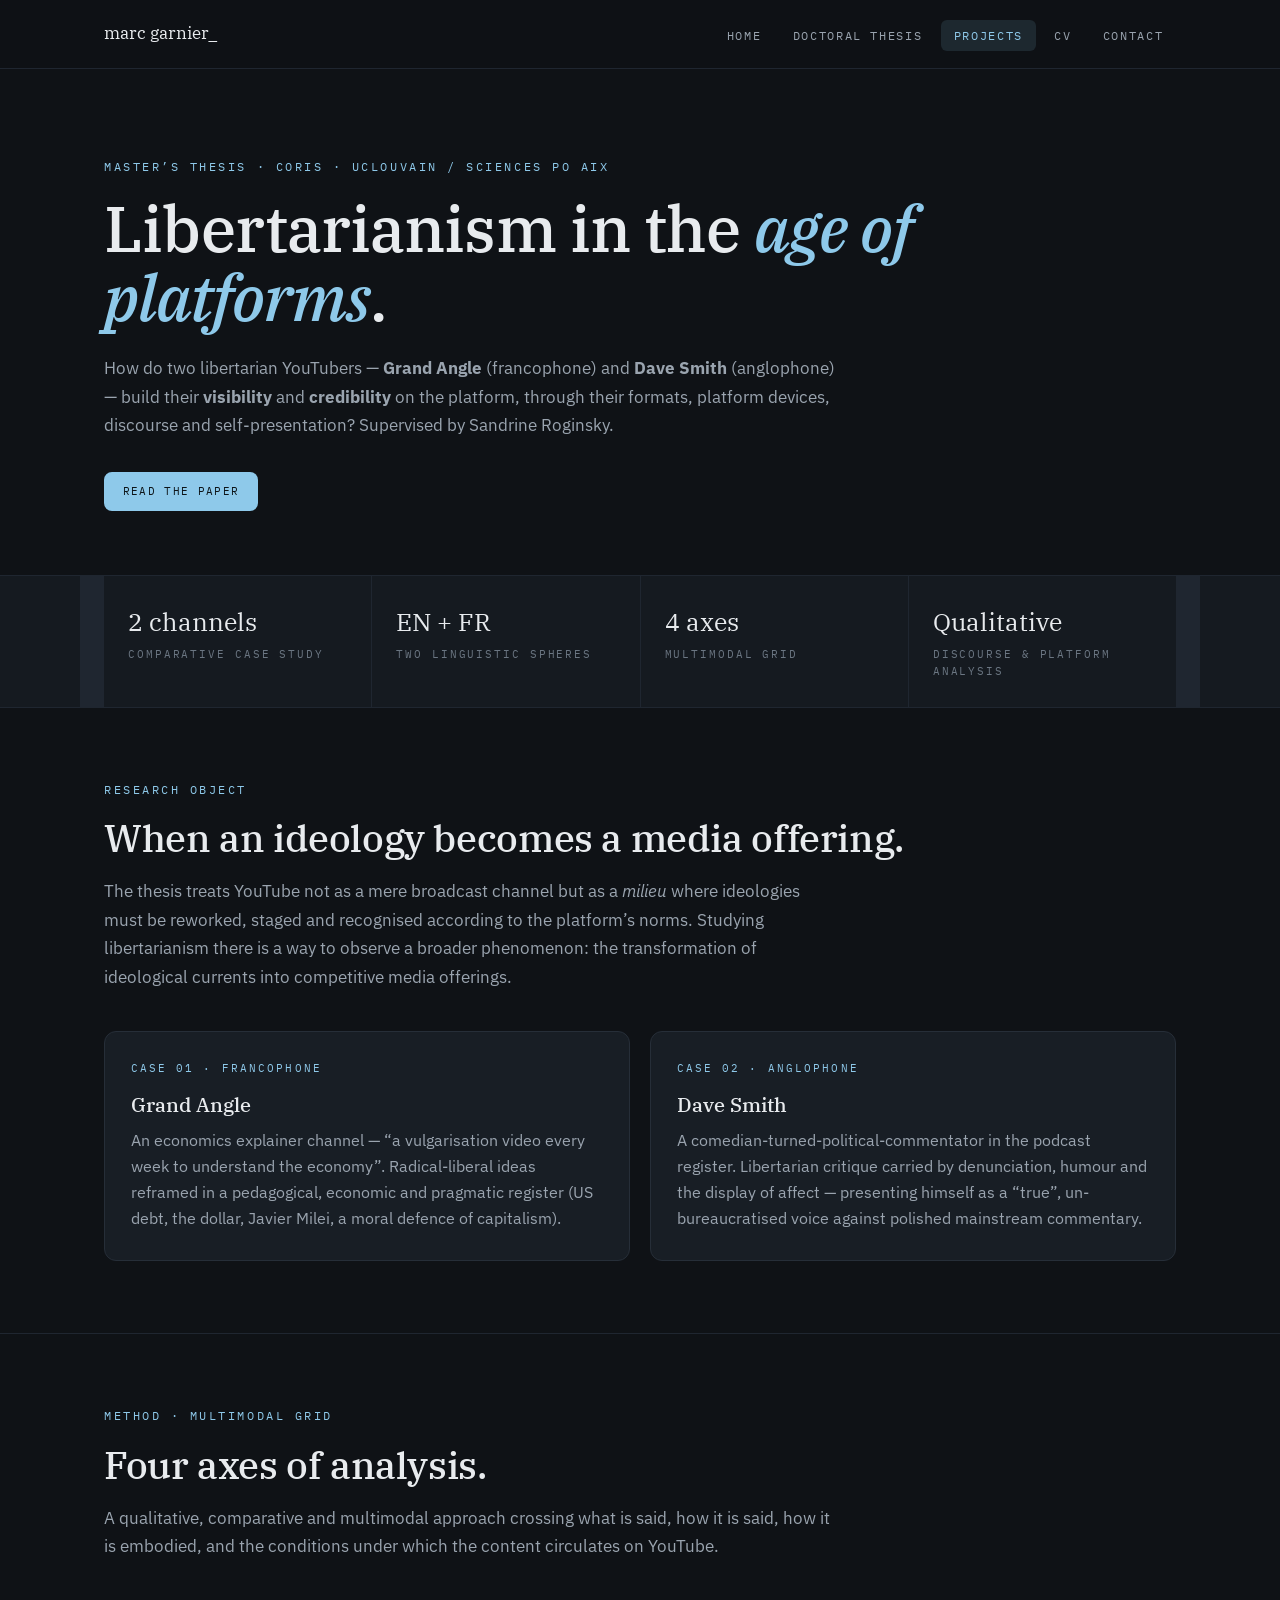
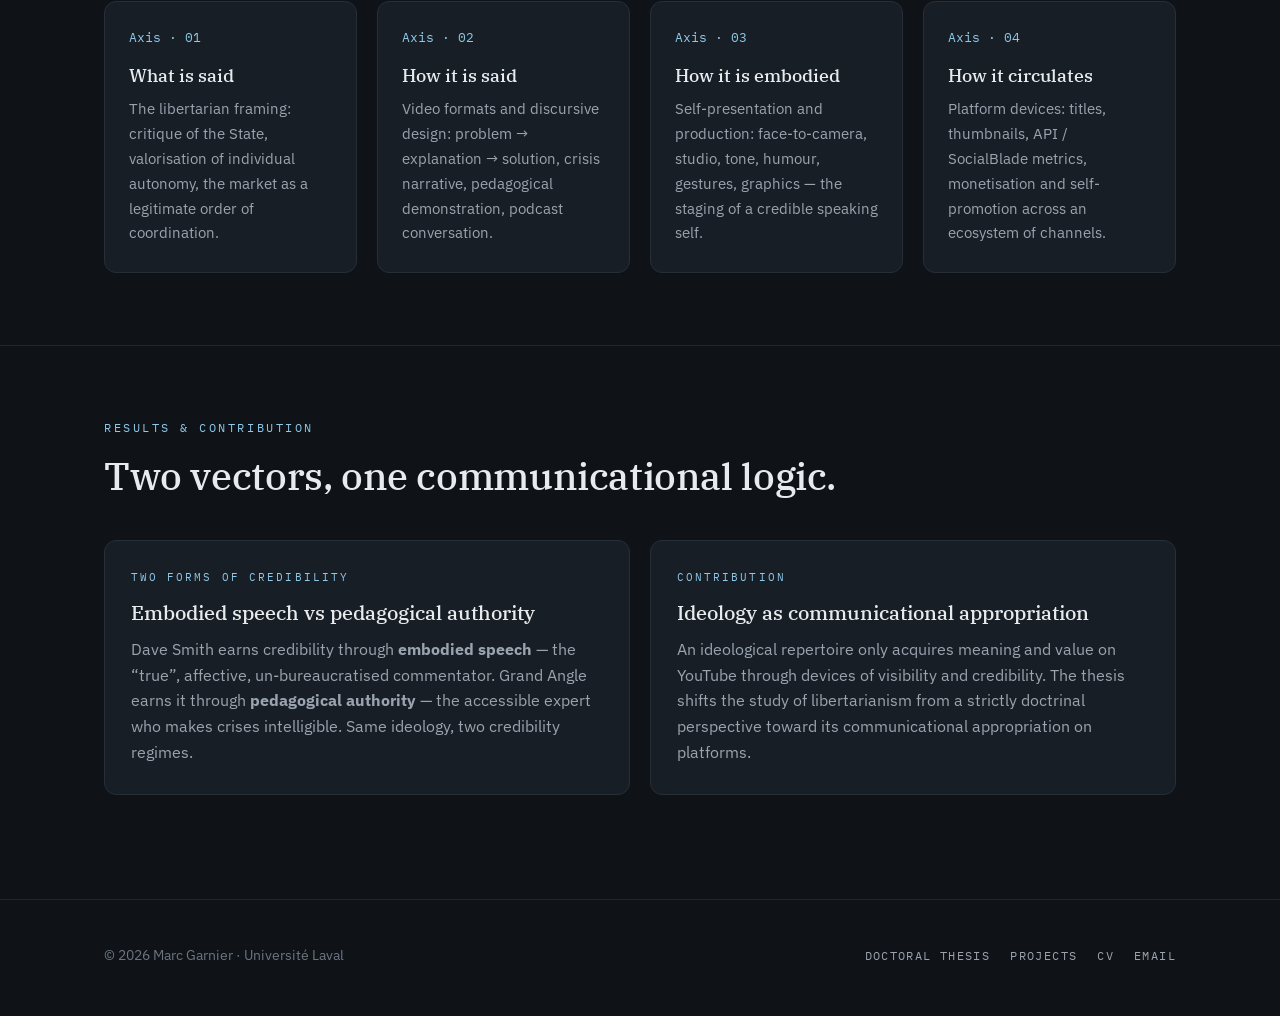
<file: libertarianism.html>
<!DOCTYPE html>
<html lang="en">
<head>
  <meta charset="UTF-8">
  <meta name="viewport" content="width=device-width, initial-scale=1.0">
  <title>Master’s thesis — Libertarianism in the age of platforms | Marc Garnier</title>
  <meta name="description" content="Master’s thesis (CORIS · UCLouvain): how two libertarian YouTubers — Grand Angle and Dave Smith — build visibility and credibility on the platform. By Marc Garnier.">
  <link rel="preconnect" href="https://fonts.googleapis.com">
  <link rel="preconnect" href="https://fonts.gstatic.com" crossorigin>
  <link href="https://fonts.googleapis.com/css2?family=IBM+Plex+Mono:wght@400;500&family=IBM+Plex+Sans:wght@400;500;600&family=IBM+Plex+Serif:ital,wght@0,400;0,500;1,400&display=swap" rel="stylesheet">
  <link rel="icon" type="image/svg+xml" href="assets/favicon.svg">
  <link rel="stylesheet" href="css/style.css">
</head>
<body>

  <header class="site-header">
    <div class="wrap nav">
      <a class="brand" href="index.html">
        marc garnier_
      </a>
      <button class="nav-toggle" aria-expanded="false" aria-controls="nav-links">Menu</button>
      <ul class="nav-links" id="nav-links">
        <li><a href="index.html">Home</a></li>
        <li><a href="thesis.html">Doctoral thesis</a></li>
        <li><a href="projects.html" class="active">Projects</a></li>
        <li><a href="cv.html">CV</a></li>
        <li><a href="index.html#contact">Contact</a></li>
      </ul>
    </div>
  </header>

  <main>

    <!-- ================= Hero ================= -->
    <section class="hero">
      <div class="wrap">
        <span class="kicker">Master’s thesis · CORIS · UCLouvain / Sciences Po Aix</span>
        <h1>Libertarianism in the <em>age of platforms</em>.</h1>
        <p class="lede" style="margin-top: 1.2rem;">
          How do two libertarian YouTubers — <strong>Grand Angle</strong> (francophone) and
          <strong>Dave Smith</strong> (anglophone) — build their <strong>visibility</strong> and
          <strong>credibility</strong> on the platform, through their formats, platform devices,
          discourse and self-presentation? Supervised by Sandrine Roginsky.
        </p>
        <div class="hero-actions" style="margin-top: 1.5rem;">
          <a class="btn btn-primary" href="https://hdl.handle.net/2078.2/48121" target="_blank" rel="noopener" style="padding: 0.6rem 1.1rem; font-size: 0.7rem;">READ THE PAPER</a>
        </div>
      </div>
    </section>

    <!-- ================= Stats ================= -->
    <section class="stats">
      <div class="wrap stats-grid">
        <div class="stat">
          <div class="value">2 channels</div>
          <div class="label">Comparative case study</div>
        </div>
        <div class="stat">
          <div class="value">EN + FR</div>
          <div class="label">Two linguistic spheres</div>
        </div>
        <div class="stat">
          <div class="value">4 axes</div>
          <div class="label">Multimodal grid</div>
        </div>
        <div class="stat">
          <div class="value">Qualitative</div>
          <div class="label">Discourse &amp; platform analysis</div>
        </div>
      </div>
    </section>

    <!-- ================= Object ================= -->
    <section class="section">
      <div class="wrap">
        <div class="section-head reveal">
          <span class="kicker">Research object</span>
          <h2 class="section-title">When an ideology becomes a media offering.</h2>
          <p class="lede">
            The thesis treats YouTube not as a mere broadcast channel but as a <em>milieu</em> where
            ideologies must be reworked, staged and recognised according to the platform’s norms.
            Studying libertarianism there is a way to observe a broader phenomenon: the
            transformation of ideological currents into competitive media offerings.
          </p>
        </div>

        <div class="card-grid two">
          <div class="card reveal">
            <span class="card-label">Case 01 · francophone</span>
            <h3>Grand Angle</h3>
            <p>An economics explainer channel — “a vulgarisation video every week to understand the economy”. Radical-liberal ideas reframed in a pedagogical, economic and pragmatic register (US debt, the dollar, Javier Milei, a moral defence of capitalism).</p>
          </div>
          <div class="card reveal">
            <span class="card-label">Case 02 · anglophone</span>
            <h3>Dave Smith</h3>
            <p>A comedian-turned-political-commentator in the podcast register. Libertarian critique carried by denunciation, humour and the display of affect — presenting himself as a “true”, un-bureaucratised voice against polished mainstream commentary.</p>
          </div>
        </div>
      </div>
    </section>

    <!-- ================= Four axes ================= -->
    <section class="section">
      <div class="wrap">
        <div class="section-head reveal">
          <span class="kicker">Method · multimodal grid</span>
          <h2 class="section-title">Four axes of analysis.</h2>
          <p class="lede">
            A qualitative, comparative and multimodal approach crossing what is said, how it is said,
            how it is embodied, and the conditions under which the content circulates on YouTube.
          </p>
        </div>
        <div class="steps">
          <div class="step reveal">
            <span class="num">Axis · 01</span>
            <h3>What is said</h3>
            <p>The libertarian framing: critique of the State, valorisation of individual autonomy, the market as a legitimate order of coordination.</p>
          </div>
          <div class="step reveal">
            <span class="num">Axis · 02</span>
            <h3>How it is said</h3>
            <p>Video formats and discursive design: problem → explanation → solution, crisis narrative, pedagogical demonstration, podcast conversation.</p>
          </div>
          <div class="step reveal">
            <span class="num">Axis · 03</span>
            <h3>How it is embodied</h3>
            <p>Self-presentation and production: face-to-camera, studio, tone, humour, gestures, graphics — the staging of a credible speaking self.</p>
          </div>
          <div class="step reveal">
            <span class="num">Axis · 04</span>
            <h3>How it circulates</h3>
            <p>Platform devices: titles, thumbnails, API / SocialBlade metrics, monetisation and self-promotion across an ecosystem of channels.</p>
          </div>
        </div>
      </div>
    </section>

    <!-- ================= Findings ================= -->
    <section class="section">
      <div class="wrap">
        <div class="section-head reveal">
          <span class="kicker">Results &amp; contribution</span>
          <h2 class="section-title">Two vectors, one communicational logic.</h2>
        </div>
        <div class="card-grid two">
          <div class="card reveal">
            <span class="card-label">Two forms of credibility</span>
            <h3>Embodied speech vs pedagogical authority</h3>
            <p>
              Dave Smith earns credibility through <strong>embodied speech</strong> — the “true”,
              affective, un-bureaucratised commentator. Grand Angle earns it through
              <strong>pedagogical authority</strong> — the accessible expert who makes crises
              intelligible. Same ideology, two credibility regimes.
            </p>
          </div>
          <div class="card reveal">
            <span class="card-label">Contribution</span>
            <h3>Ideology as communicational appropriation</h3>
            <p>
              An ideological repertoire only acquires meaning and value on YouTube through devices of
              visibility and credibility. The thesis shifts the study of libertarianism from a
              strictly doctrinal perspective toward its communicational appropriation on platforms.
            </p>
          </div>
        </div>
      </div>
    </section>

  </main>

  <footer class="site-footer">
    <div class="wrap footer-grid">
      <p>© <span data-year>2026</span> Marc Garnier · Université Laval</p>
      <ul class="footer-links">
        <li><a href="thesis.html">Doctoral thesis</a></li>
        <li><a href="projects.html">Projects</a></li>
        <li><a href="cv.html">CV</a></li>
        <li><a href="mailto:garniermarc.pro@gmail.com">Email</a></li>
      </ul>
    </div>
  </footer>

  <script src="js/main.js"></script>
</body>
</html>
</file>
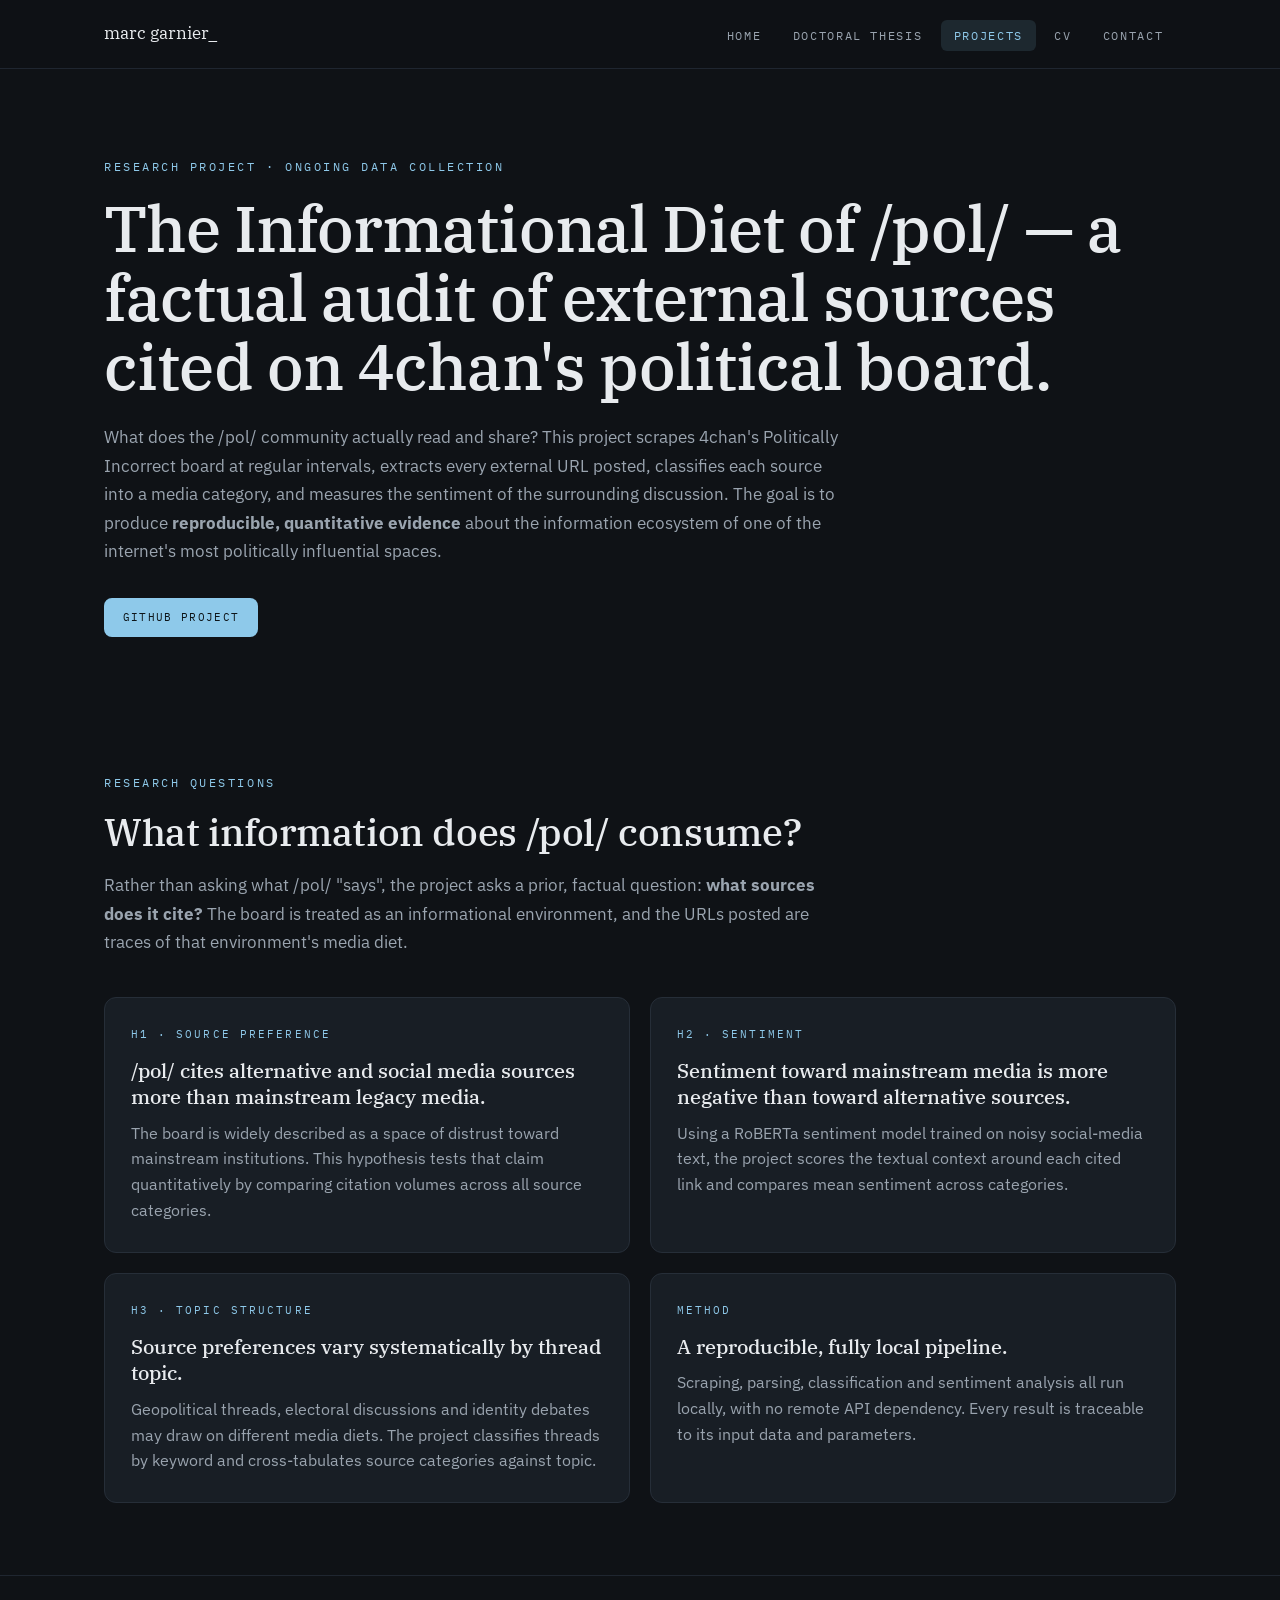
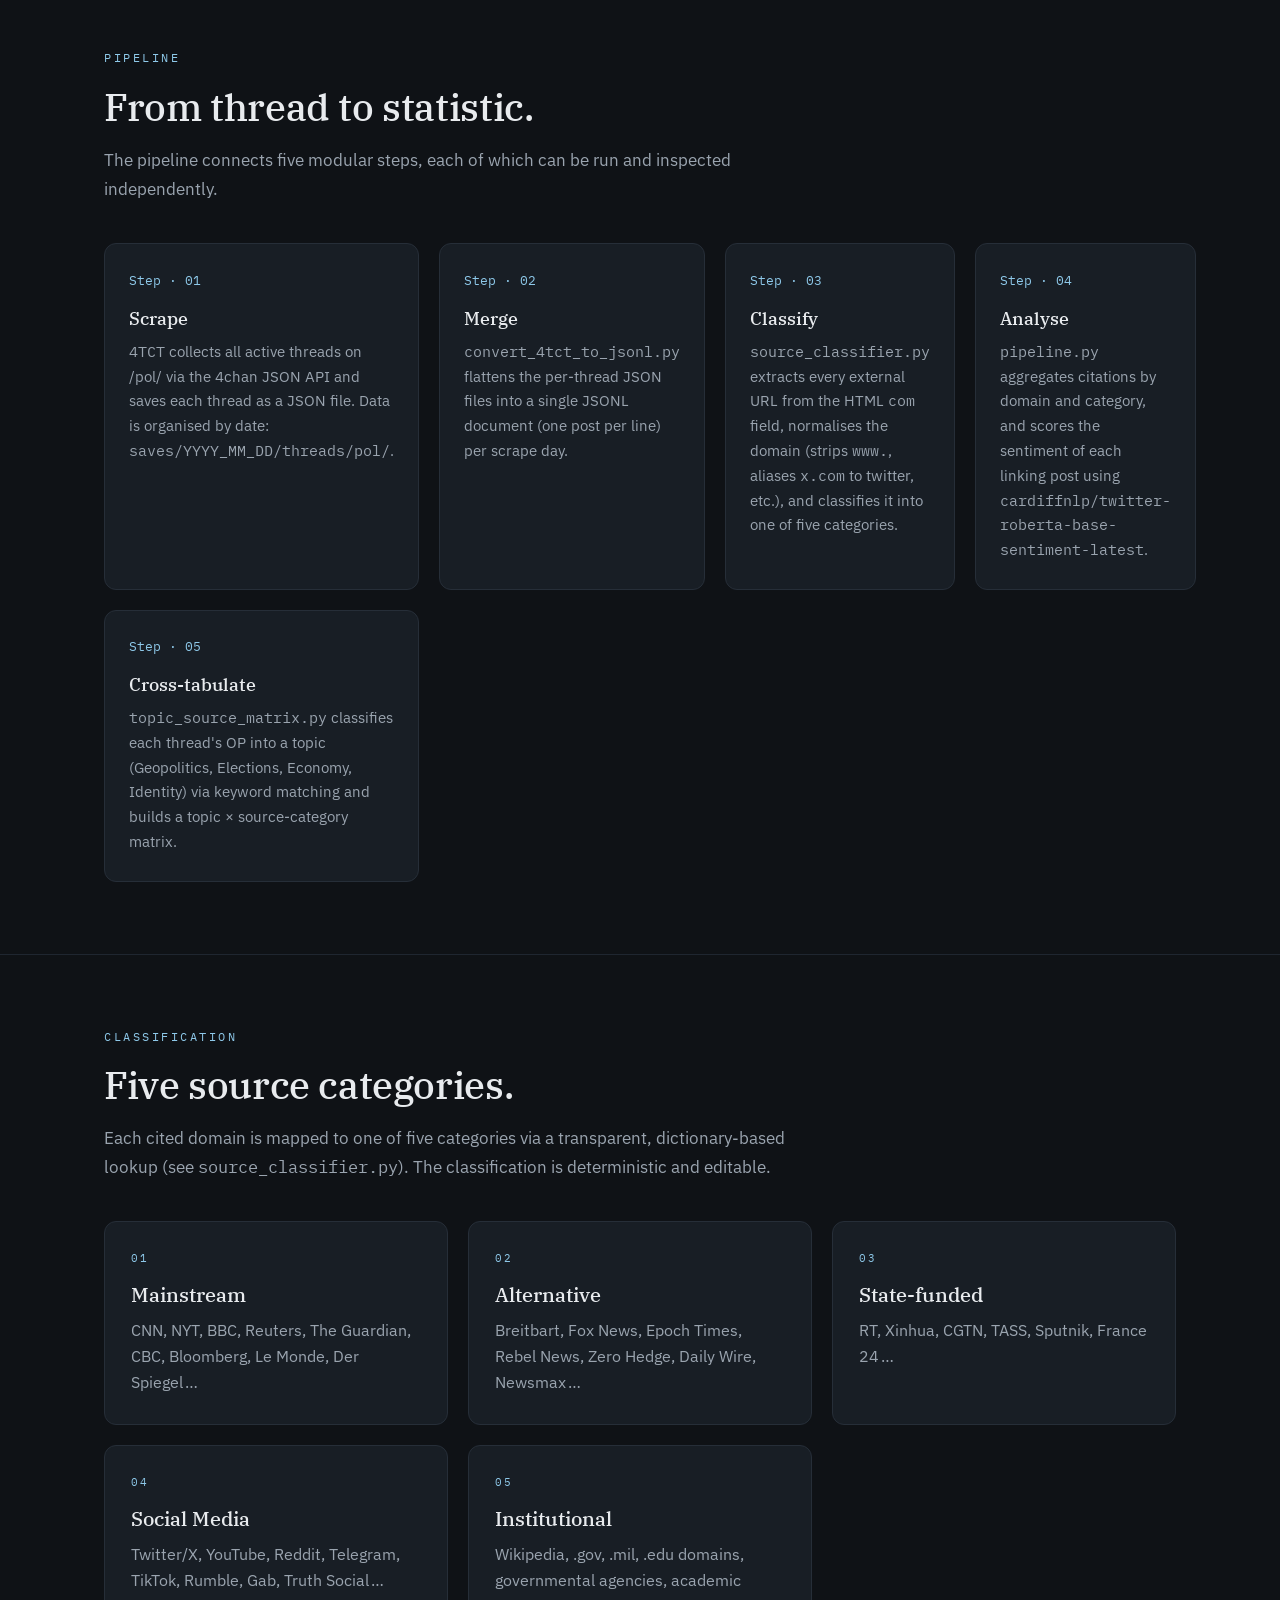
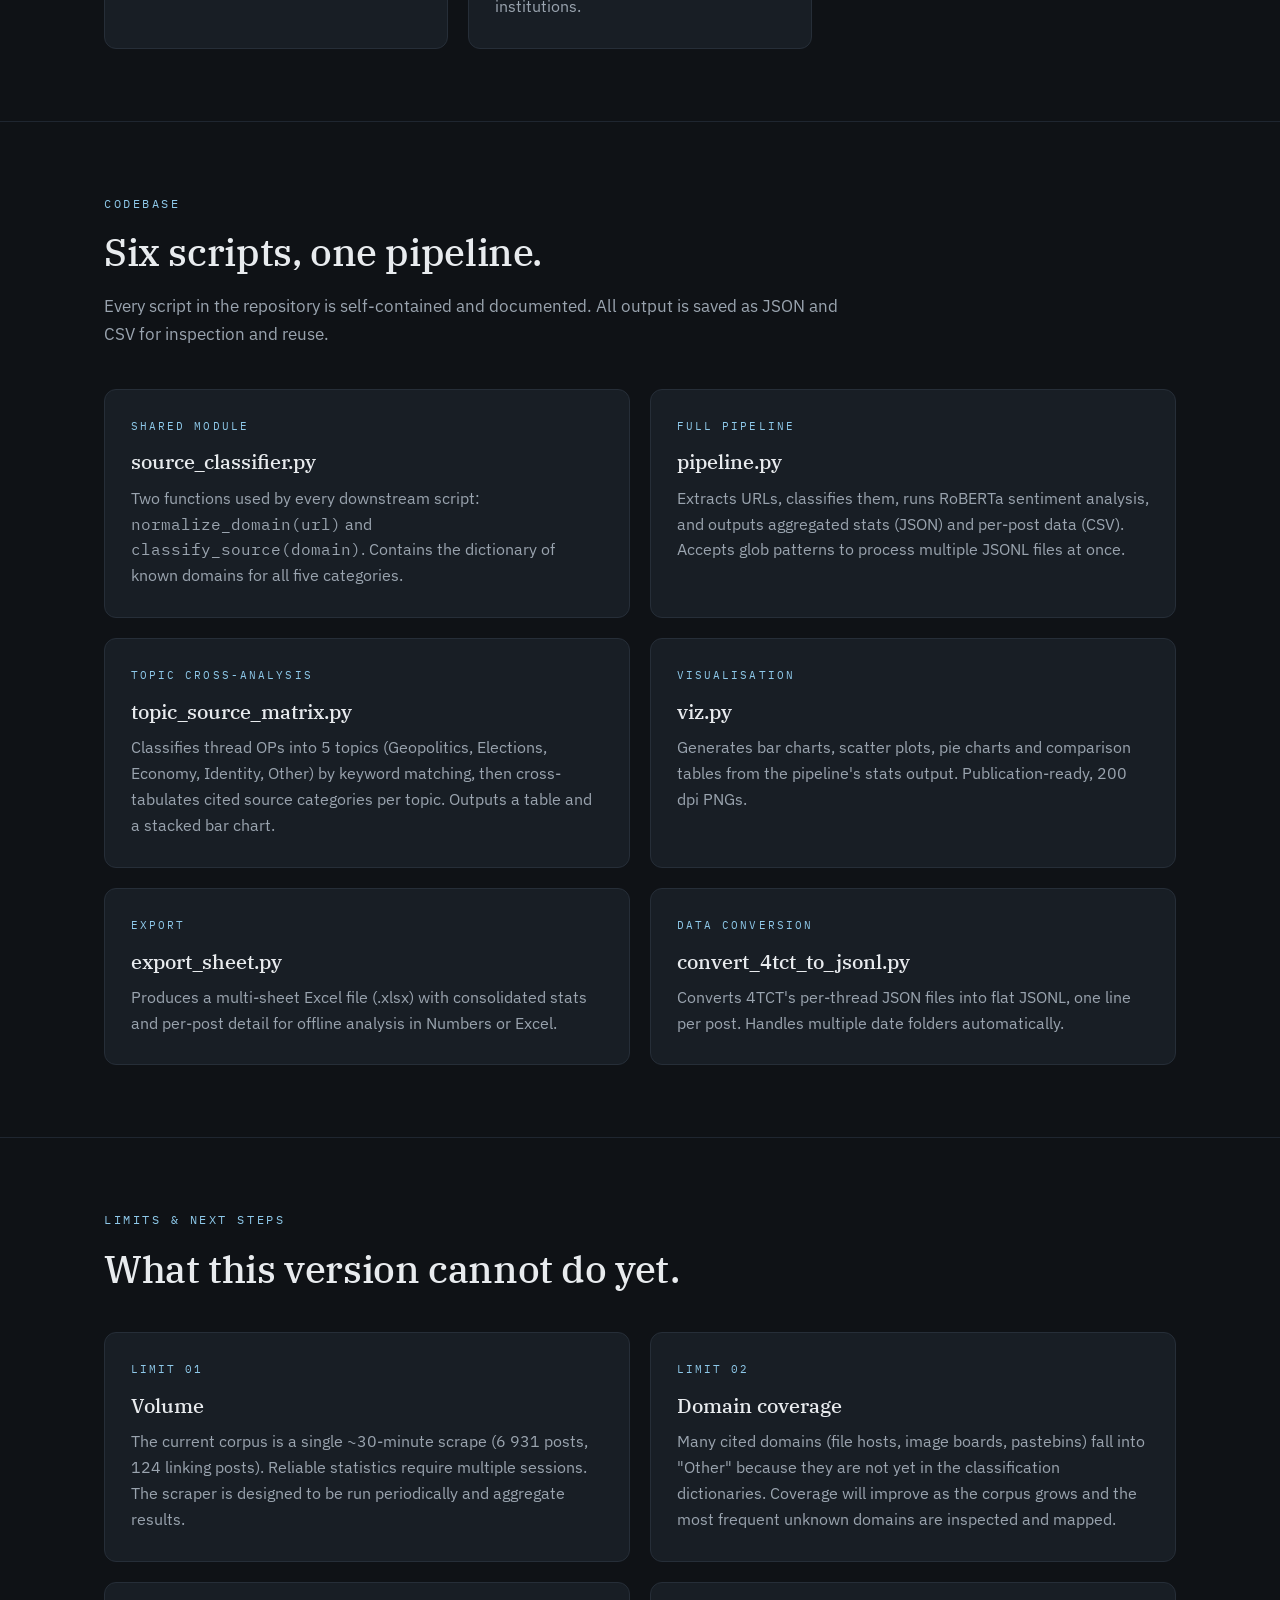
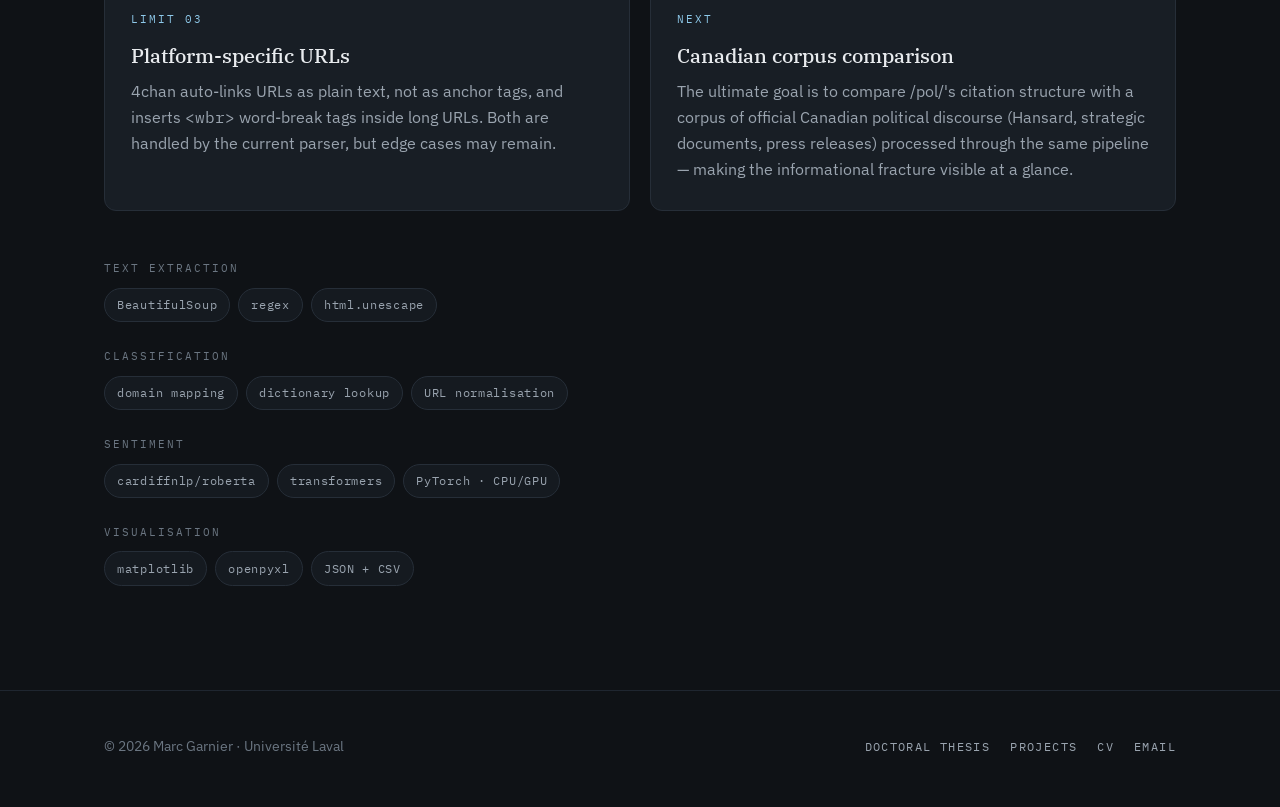
<file: pol-source-audit.html>
<!DOCTYPE html>
<html lang="en">
<head>
  <meta charset="UTF-8">
  <meta name="viewport" content="width=device-width, initial-scale=1.0">
  <title>The Informational Diet of /pol/ — source audit on 4chan's political board | Marc Garnier</title>
  <meta name="description" content="A computational audit of the news sources cited on 4chan's /pol/ board. Extract, classify and measure the information ecosystem of one of the internet's most influential political spaces.">
  <link rel="preconnect" href="https://fonts.googleapis.com">
  <link rel="preconnect" href="https://fonts.gstatic.com" crossorigin>
  <link href="https://fonts.googleapis.com/css2?family=IBM+Plex+Mono:wght@400;500&family=IBM+Plex+Sans:wght@400;500;600&family=IBM+Plex+Serif:ital,wght@0,400;0,500;1,400&display=swap" rel="stylesheet">
  <link rel="icon" type="image/svg+xml" href="assets/favicon.svg">
  <link rel="stylesheet" href="css/style.css">
</head>
<body>

  <header class="site-header">
    <div class="wrap nav">
      <a class="brand" href="index.html">marc garnier_</a>
      <button class="nav-toggle" aria-expanded="false" aria-controls="nav-links">Menu</button>
      <ul class="nav-links" id="nav-links">
        <li><a href="index.html">Home</a></li>
        <li><a href="thesis.html">Doctoral thesis</a></li>
        <li><a href="projects.html" class="active">Projects</a></li>
        <li><a href="cv.html">CV</a></li>
        <li><a href="index.html#contact">Contact</a></li>
      </ul>
    </div>
  </header>

  <main>

    <!-- ================= Hero ================= -->
    <section class="hero">
      <div class="wrap">
        <span class="kicker">Research project · ongoing data collection</span>
        <h1>The Informational Diet of /pol/ &mdash; a factual audit of external sources cited on 4chan's political board.</h1>
        <p class="lede" style="margin-top: 1.2rem;">
          What does the /pol/ community actually read and share? This project scrapes 4chan's
          Politically Incorrect board at regular intervals, extracts every external URL posted,
          classifies each source into a media category, and measures the sentiment of the
          surrounding discussion. The goal is to produce <strong>reproducible, quantitative
          evidence</strong> about the information ecosystem of one of the internet's most
          politically influential spaces.
        </p>
        <div class="hero-actions" style="margin-top: 1.5rem;">
          <a class="btn btn-primary" href="https://github.com/marcgarnier/4chan-pol-source-audit" target="_blank" rel="noopener" style="padding: 0.6rem 1.1rem; font-size: 0.7rem;">GitHub project</a>
        </div>
      </div>
    </section>

    <!-- ================= Research questions ================= -->
    <section class="section">
      <div class="wrap">
        <div class="section-head reveal">
          <span class="kicker">Research questions</span>
          <h2 class="section-title">What information does /pol/ consume?</h2>
          <p class="lede">
            Rather than asking what /pol/ "says", the project asks a prior, factual question:
            <strong>what sources does it cite?</strong> The board is treated as an informational
            environment, and the URLs posted are traces of that environment's media diet.
          </p>
        </div>
        <div class="card-grid two">
          <div class="card reveal">
            <span class="card-label">H1 · Source preference</span>
            <h3>/pol/ cites alternative and social media sources more than mainstream legacy media.</h3>
            <p>
              The board is widely described as a space of distrust toward mainstream institutions.
              This hypothesis tests that claim quantitatively by comparing citation volumes across
              all source categories.
            </p>
          </div>
          <div class="card reveal">
            <span class="card-label">H2 · Sentiment</span>
            <h3>Sentiment toward mainstream media is more negative than toward alternative sources.</h3>
            <p>
              Using a RoBERTa sentiment model trained on noisy social-media text, the project scores
              the textual context around each cited link and compares mean sentiment across categories.
            </p>
          </div>
          <div class="card reveal">
            <span class="card-label">H3 · Topic structure</span>
            <h3>Source preferences vary systematically by thread topic.</h3>
            <p>
              Geopolitical threads, electoral discussions and identity debates may draw on different
              media diets. The project classifies threads by keyword and cross-tabulates source
              categories against topic.
            </p>
          </div>
          <div class="card reveal">
            <span class="card-label">Method</span>
            <h3>A reproducible, fully local pipeline.</h3>
            <p>
              Scraping, parsing, classification and sentiment analysis all run locally, with no
              remote API dependency. Every result is traceable to its input data and parameters.
            </p>
          </div>
        </div>
      </div>
    </section>

    <!-- ================= Pipeline ================= -->
    <section class="section">
      <div class="wrap">
        <div class="section-head reveal">
          <span class="kicker">Pipeline</span>
          <h2 class="section-title">From thread to statistic.</h2>
          <p class="lede">
            The pipeline connects five modular steps, each of which can be run and inspected
            independently.
          </p>
        </div>
        <div class="steps">
          <div class="step reveal">
            <span class="num">Step · 01</span>
            <h3>Scrape</h3>
            <p>
              <span style="font-family: var(--mono);">4TCT</span> collects all active threads on
              /pol/ via the 4chan JSON API and saves each thread as a JSON file. Data is organised
              by date: <span style="font-family: var(--mono);">saves/YYYY_MM_DD/threads/pol/</span>.
            </p>
          </div>
          <div class="step reveal">
            <span class="num">Step · 02</span>
            <h3>Merge</h3>
            <p>
              <span style="font-family: var(--mono);">convert_4tct_to_jsonl.py</span> flattens the
              per-thread JSON files into a single JSONL document (one post per line) per scrape day.
            </p>
          </div>
          <div class="step reveal">
            <span class="num">Step · 03</span>
            <h3>Classify</h3>
            <p>
              <span style="font-family: var(--mono);">source_classifier.py</span> extracts every
              external URL from the HTML <span style="font-family: var(--mono);">com</span> field,
              normalises the domain (strips <span style="font-family: var(--mono);">www.</span>,
              aliases <span style="font-family: var(--mono);">x.com</span> to twitter, etc.), and
              classifies it into one of five categories.
            </p>
          </div>
          <div class="step reveal">
            <span class="num">Step · 04</span>
            <h3>Analyse</h3>
            <p>
              <span style="font-family: var(--mono);">pipeline.py</span> aggregates citations by
              domain and category, and scores the sentiment of each linking post using
              <span style="font-family: var(--mono);">cardiffnlp/twitter-roberta-base-sentiment-latest</span>.
            </p>
          </div>
          <div class="step reveal">
            <span class="num">Step · 05</span>
            <h3>Cross-tabulate</h3>
            <p>
              <span style="font-family: var(--mono);">topic_source_matrix.py</span> classifies each
              thread's OP into a topic (Geopolitics, Elections, Economy, Identity) via keyword
              matching and builds a topic × source-category matrix.
            </p>
          </div>
        </div>
      </div>
    </section>

    <!-- ================= Source categories ================= -->
    <section class="section">
      <div class="wrap">
        <div class="section-head reveal">
          <span class="kicker">Classification</span>
          <h2 class="section-title">Five source categories.</h2>
          <p class="lede">
            Each cited domain is mapped to one of five categories via a transparent, dictionary-based
            lookup (see <span style="font-family: var(--mono);">source_classifier.py</span>). The
            classification is deterministic and editable.
          </p>
        </div>
        <div class="card-grid">
          <div class="card reveal">
            <span class="card-label">01</span>
            <h3>Mainstream</h3>
            <p>CNN, NYT, BBC, Reuters, The Guardian, CBC, Bloomberg, Le Monde, Der Spiegel&thinsp;&hellip;</p>
          </div>
          <div class="card reveal">
            <span class="card-label">02</span>
            <h3>Alternative</h3>
            <p>Breitbart, Fox News, Epoch Times, Rebel News, Zero Hedge, Daily Wire, Newsmax&thinsp;&hellip;</p>
          </div>
          <div class="card reveal">
            <span class="card-label">03</span>
            <h3>State-funded</h3>
            <p>RT, Xinhua, CGTN, TASS, Sputnik, France 24&thinsp;&hellip;</p>
          </div>
          <div class="card reveal">
            <span class="card-label">04</span>
            <h3>Social Media</h3>
            <p>Twitter/X, YouTube, Reddit, Telegram, TikTok, Rumble, Gab, Truth Social&thinsp;&hellip;</p>
          </div>
          <div class="card reveal">
            <span class="card-label">05</span>
            <h3>Institutional</h3>
            <p>Wikipedia, .gov, .mil, .edu domains, governmental agencies, academic institutions.</p>
          </div>
        </div>
      </div>
    </section>

    <!-- ================= Scripts ================= -->
    <section class="section">
      <div class="wrap">
        <div class="section-head reveal">
          <span class="kicker">Codebase</span>
          <h2 class="section-title">Six scripts, one pipeline.</h2>
          <p class="lede">
            Every script in the repository is self-contained and documented. All output is saved as
            JSON and CSV for inspection and reuse.
          </p>
        </div>
        <div class="card-grid two">
          <div class="card reveal">
            <span class="card-label">Shared module</span>
            <h3>source_classifier.py</h3>
            <p>
              Two functions used by every downstream script:
              <span style="font-family: var(--mono);">normalize_domain(url)</span> and
              <span style="font-family: var(--mono);">classify_source(domain)</span>.
              Contains the dictionary of known domains for all five categories.
            </p>
          </div>
          <div class="card reveal">
            <span class="card-label">Full pipeline</span>
            <h3>pipeline.py</h3>
            <p>
              Extracts URLs, classifies them, runs RoBERTa sentiment analysis, and outputs
              aggregated stats (JSON) and per-post data (CSV). Accepts glob patterns to process
              multiple JSONL files at once.
            </p>
          </div>
          <div class="card reveal">
            <span class="card-label">Topic cross-analysis</span>
            <h3>topic_source_matrix.py</h3>
            <p>
              Classifies thread OPs into 5 topics (Geopolitics, Elections, Economy, Identity, Other)
              by keyword matching, then cross-tabulates cited source categories per topic. Outputs
              a table and a stacked bar chart.
            </p>
          </div>
          <div class="card reveal">
            <span class="card-label">Visualisation</span>
            <h3>viz.py</h3>
            <p>
              Generates bar charts, scatter plots, pie charts and comparison tables from the
              pipeline's stats output. Publication-ready, 200 dpi PNGs.
            </p>
          </div>
          <div class="card reveal">
            <span class="card-label">Export</span>
            <h3>export_sheet.py</h3>
            <p>
              Produces a multi-sheet Excel file (.xlsx) with consolidated stats and per-post detail
              for offline analysis in Numbers or Excel.
            </p>
          </div>
          <div class="card reveal">
            <span class="card-label">Data conversion</span>
            <h3>convert_4tct_to_jsonl.py</h3>
            <p>
              Converts 4TCT's per-thread JSON files into flat JSONL, one line per post. Handles
              multiple date folders automatically.
            </p>
          </div>
        </div>
      </div>
    </section>

    <!-- ================= Limits ================= -->
    <section class="section">
      <div class="wrap">
        <div class="section-head reveal">
          <span class="kicker">Limits &amp; next steps</span>
          <h2 class="section-title">What this version cannot do yet.</h2>
        </div>
        <div class="card-grid two">
          <div class="card reveal">
            <span class="card-label">Limit 01</span>
            <h3>Volume</h3>
            <p>
              The current corpus is a single ~30-minute scrape (6 931 posts, 124 linking posts).
              Reliable statistics require multiple sessions. The scraper is designed to be run
              periodically and aggregate results.
            </p>
          </div>
          <div class="card reveal">
            <span class="card-label">Limit 02</span>
            <h3>Domain coverage</h3>
            <p>
              Many cited domains (file hosts, image boards, pastebins) fall into "Other" because
              they are not yet in the classification dictionaries. Coverage will improve as the
              corpus grows and the most frequent unknown domains are inspected and mapped.
            </p>
          </div>
          <div class="card reveal">
            <span class="card-label">Limit 03</span>
            <h3>Platform-specific URLs</h3>
            <p>
              4chan auto-links URLs as plain text, not as anchor tags, and inserts
              <span style="font-family: var(--mono);"> &lt;wbr&gt;</span> word-break tags inside
              long URLs. Both are handled by the current parser, but edge cases may remain.
            </p>
          </div>
          <div class="card reveal">
            <span class="card-label">Next</span>
            <h3>Canadian corpus comparison</h3>
            <p>
              The ultimate goal is to compare /pol/'s citation structure with a corpus of official
              Canadian political discourse (Hansard, strategic documents, press releases) processed
              through the same pipeline — making the informational fracture visible at a glance.
            </p>
          </div>
        </div>

        <div class="taxonomy" style="margin-top: 3rem;">
          <div>
            <div class="group-label">Text extraction</div>
            <div class="chips">
              <span class="chip">BeautifulSoup</span>
              <span class="chip">regex</span>
              <span class="chip">html.unescape</span>
            </div>
          </div>
          <div>
            <div class="group-label">Classification</div>
            <div class="chips">
              <span class="chip">domain mapping</span>
              <span class="chip">dictionary lookup</span>
              <span class="chip">URL normalisation</span>
            </div>
          </div>
          <div>
            <div class="group-label">Sentiment</div>
            <div class="chips">
              <span class="chip">cardiffnlp/roberta</span>
              <span class="chip">transformers</span>
              <span class="chip">PyTorch · CPU/GPU</span>
            </div>
          </div>
          <div>
            <div class="group-label">Visualisation</div>
            <div class="chips">
              <span class="chip">matplotlib</span>
              <span class="chip">openpyxl</span>
              <span class="chip">JSON + CSV</span>
            </div>
          </div>
        </div>
      </div>
    </section>

  </main>

  <footer class="site-footer">
    <div class="wrap footer-grid">
      <p>© <span data-year>2026</span> Marc Garnier · Université Laval</p>
      <ul class="footer-links">
        <li><a href="thesis.html">Doctoral thesis</a></li>
        <li><a href="projects.html">Projects</a></li>
        <li><a href="cv.html">CV</a></li>
        <li><a href="mailto:garniermarc.pro@gmail.com">Email</a></li>
      </ul>
    </div>
  </footer>

  <script src="js/main.js"></script>
</body>
</html>
</file>
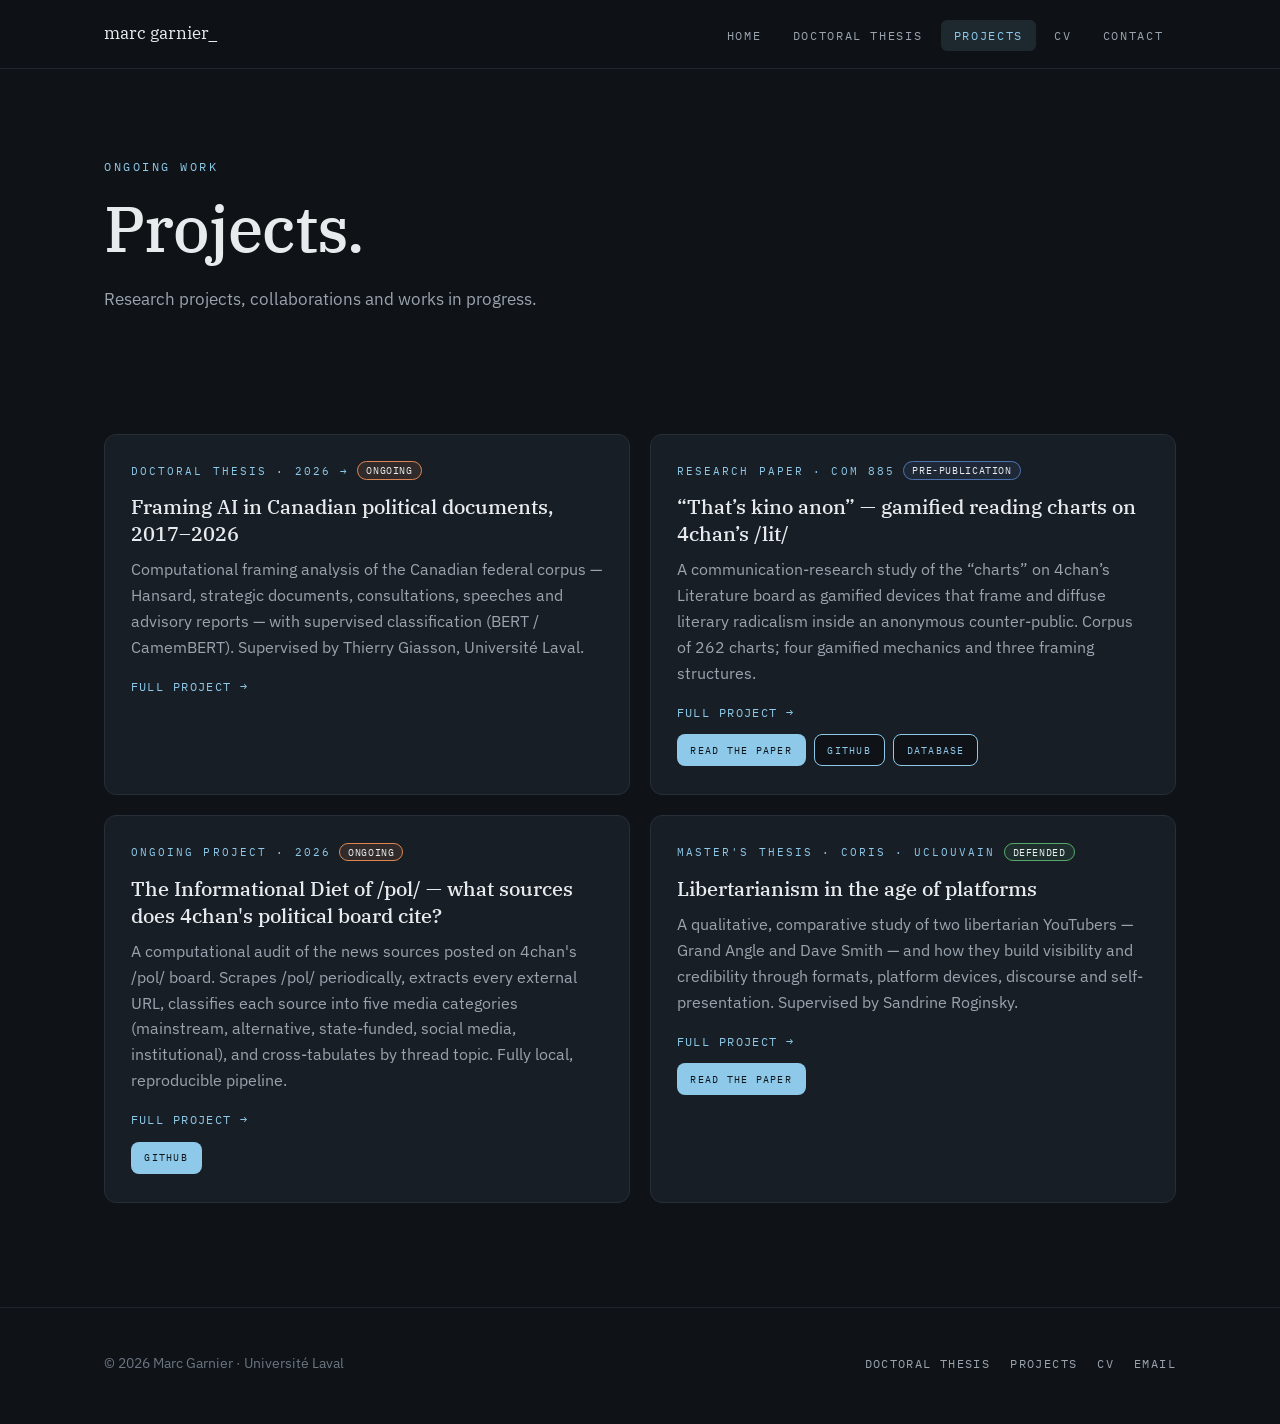
<file: projects.html>
<!DOCTYPE html>
<html lang="en">
<head>
  <meta charset="UTF-8">
  <meta name="viewport" content="width=device-width, initial-scale=1.0">
  <title>Projects | Marc Garnier</title>
  <meta name="description" content="Ongoing academic projects of Marc Garnier, PhD researcher in political science at Université Laval.">
  <link rel="preconnect" href="https://fonts.googleapis.com">
  <link rel="preconnect" href="https://fonts.gstatic.com" crossorigin>
  <link href="https://fonts.googleapis.com/css2?family=IBM+Plex+Mono:wght@400;500&family=IBM+Plex+Sans:wght@400;500;600&family=IBM+Plex+Serif:ital,wght@0,400;0,500;1,400&display=swap" rel="stylesheet">
  <link rel="icon" type="image/svg+xml" href="assets/favicon.svg">
  <link rel="stylesheet" href="css/style.css">
</head>
<body>

  <header class="site-header">
    <div class="wrap nav">
      <a class="brand" href="index.html">
        marc garnier_
      </a>
      <button class="nav-toggle" aria-expanded="false" aria-controls="nav-links">Menu</button>
      <ul class="nav-links" id="nav-links">
        <li><a href="index.html">Home</a></li>
        <li><a href="thesis.html">Doctoral thesis</a></li>
        <li><a href="projects.html" class="active">Projects</a></li>
        <li><a href="cv.html">CV</a></li>
        <li><a href="index.html#contact">Contact</a></li>
      </ul>
    </div>
  </header>

  <main>

    <section class="hero">
      <div class="wrap">
        <span class="kicker">Ongoing work</span>
        <h1>Projects.</h1>
        <p class="lede" style="margin-top: 1.2rem;">
          Research projects, collaborations and works in progress.
        </p>
      </div>
    </section>

    <section class="section" style="padding-top: 1.5rem;">
      <div class="wrap">
        <div class="card-grid two">

          <div class="card reveal">
            <span class="card-label">Doctoral thesis · 2026 →<span class="chip orange">ongoing</span></span>
            <h3>Framing AI in Canadian political documents, 2017–2026</h3>
            <p>
              Computational framing analysis of the Canadian federal corpus — Hansard, strategic
              documents, consultations, speeches and advisory reports — with supervised
              classification (BERT / CamemBERT). Supervised by Thierry Giasson, Université Laval.
            </p>
            <a class="card-link" href="thesis.html">Full project →</a>
          </div>

          <div class="card reveal">
            <span class="card-label">Research paper · COM 885<span class="chip blue">pre-publication</span></span>
            <h3>“That’s kino anon” — gamified reading charts on 4chan’s /lit/</h3>
            <p>
              A communication-research study of the “charts” on 4chan’s Literature board as gamified
              devices that frame and diffuse literary radicalism inside an anonymous counter-public.
              Corpus of 262 charts; four gamified mechanics and three framing structures.
            </p>
            <a class="card-link" href="kino.html">Full project →</a>
            <div style="display: flex; flex-wrap: wrap; gap: 0.5rem; margin-top: 0.6rem;">
              <a class="btn btn-primary" href="https://github.com/marcgarnier/lit-charts/blob/main/papier/article.md" target="_blank" rel="noopener" style="padding: 0.4rem 0.8rem; font-size: 0.65rem;">Read the paper</a>
              <a class="btn btn-dark" href="https://github.com/marcgarnier/lit-charts" target="_blank" rel="noopener" style="padding: 0.4rem 0.8rem; font-size: 0.65rem;">GitHub</a>
              <a class="btn btn-dark" href="https://osf.io/hrb26/" target="_blank" rel="noopener" style="padding: 0.4rem 0.8rem; font-size: 0.65rem;">Database</a>
            </div>
          </div>

          <div class="card reveal">
            <span class="card-label">Ongoing project · 2026<span class="chip orange">ongoing</span></span>
            <h3>The Informational Diet of /pol/ — what sources does 4chan's political board cite?</h3>
            <p>
              A computational audit of the news sources posted on 4chan's /pol/ board. Scrapes /pol/
              periodically, extracts every external URL, classifies each source into five media
              categories (mainstream, alternative, state-funded, social media, institutional), and
              cross-tabulates by thread topic. Fully local, reproducible pipeline.
            </p>
            <a class="card-link" href="pol-source-audit.html">Full project →</a>
            <div style="display: flex; flex-wrap: wrap; gap: 0.5rem; margin-top: 0.6rem;">
              <a class="btn btn-primary" href="https://github.com/marcgarnier/4chan-pol-source-audit" target="_blank" rel="noopener" style="padding: 0.4rem 0.8rem; font-size: 0.65rem;">GitHub</a>
            </div>
          </div>

          <div class="card reveal">
            <span class="card-label">Master's thesis · CORIS · UCLouvain<span class="chip green">defended</span></span>
            <h3>Libertarianism in the age of platforms</h3>
            <p>
              A qualitative, comparative study of two libertarian YouTubers — Grand Angle and Dave
              Smith — and how they build visibility and credibility through formats, platform devices,
              discourse and self-presentation. Supervised by Sandrine Roginsky.
            </p>
            <a class="card-link" href="libertarianism.html">Full project →</a>
            <div style="display: flex; flex-wrap: wrap; gap: 0.5rem; margin-top: 0.6rem;">
              <a class="btn btn-primary" href="https://hdl.handle.net/2078.2/48121" target="_blank" rel="noopener" style="padding: 0.4rem 0.8rem; font-size: 0.65rem;">Read the paper</a>
            </div>
          </div>

          <!-- ============================================================
               HOW TO ADD A PROJECT
               Copy the block below, uncomment it, and edit the four parts:
               1. card-label : short category + dates (e.g. "Collaboration · 2026")
               2. h3        : project title
               3. p         : 2–3 sentence description
               4. card-link : optional link (remove the <a> if not needed)
          ============================================================ -->

          <!--
          <div class="card reveal">
            <span class="card-label">Category · Year</span>
            <h3>Project title</h3>
            <p>
              Short description of the project: what it is, with whom, and where it stands.
            </p>
            <a class="card-link" href="#">Link label →</a>
          </div>
          -->

        </div>
      </div>
    </section>

  </main>

  <footer class="site-footer">
    <div class="wrap footer-grid">
      <p>© <span data-year>2026</span> Marc Garnier · Université Laval</p>
      <ul class="footer-links">
        <li><a href="thesis.html">Doctoral thesis</a></li>
        <li><a href="projects.html">Projects</a></li>
        <li><a href="cv.html">CV</a></li>
        <li><a href="mailto:garniermarc.pro@gmail.com">Email</a></li>
      </ul>
    </div>
  </footer>

  <script src="js/main.js"></script>
</body>
</html>
</file>
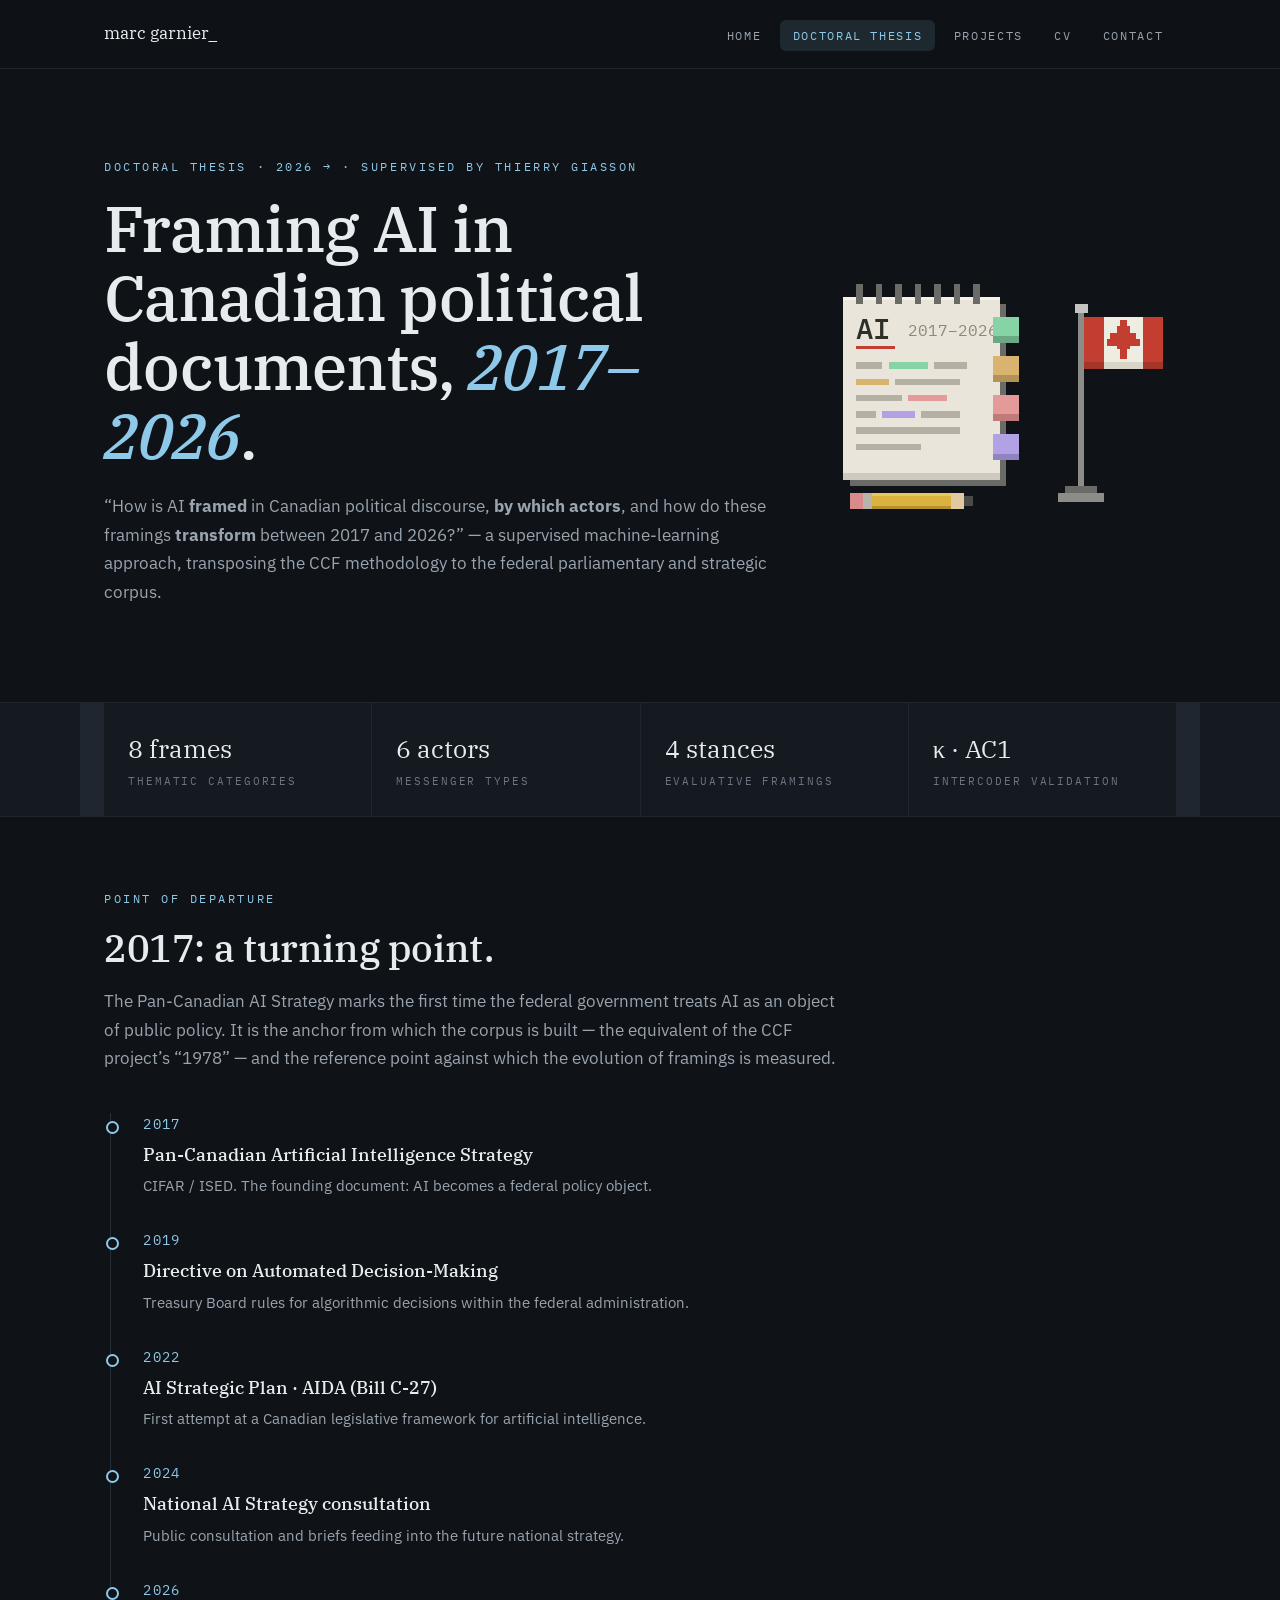
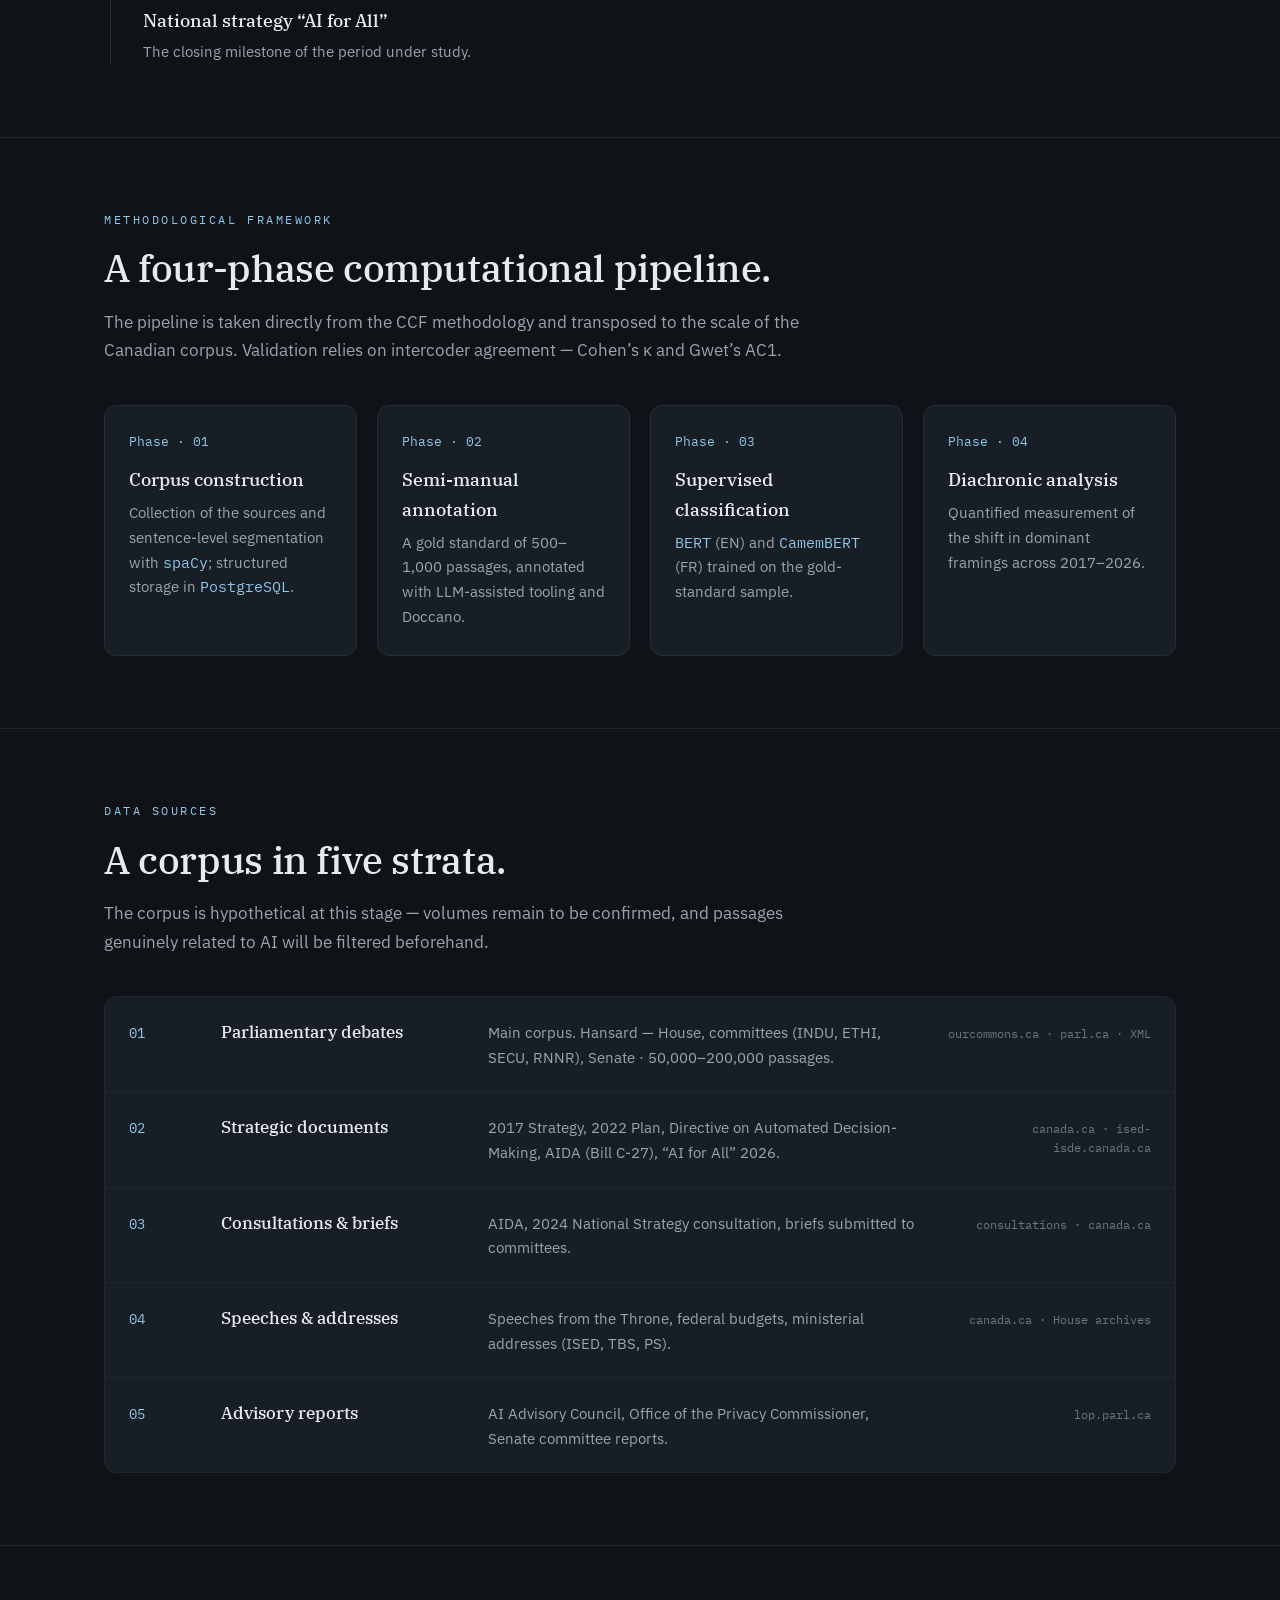
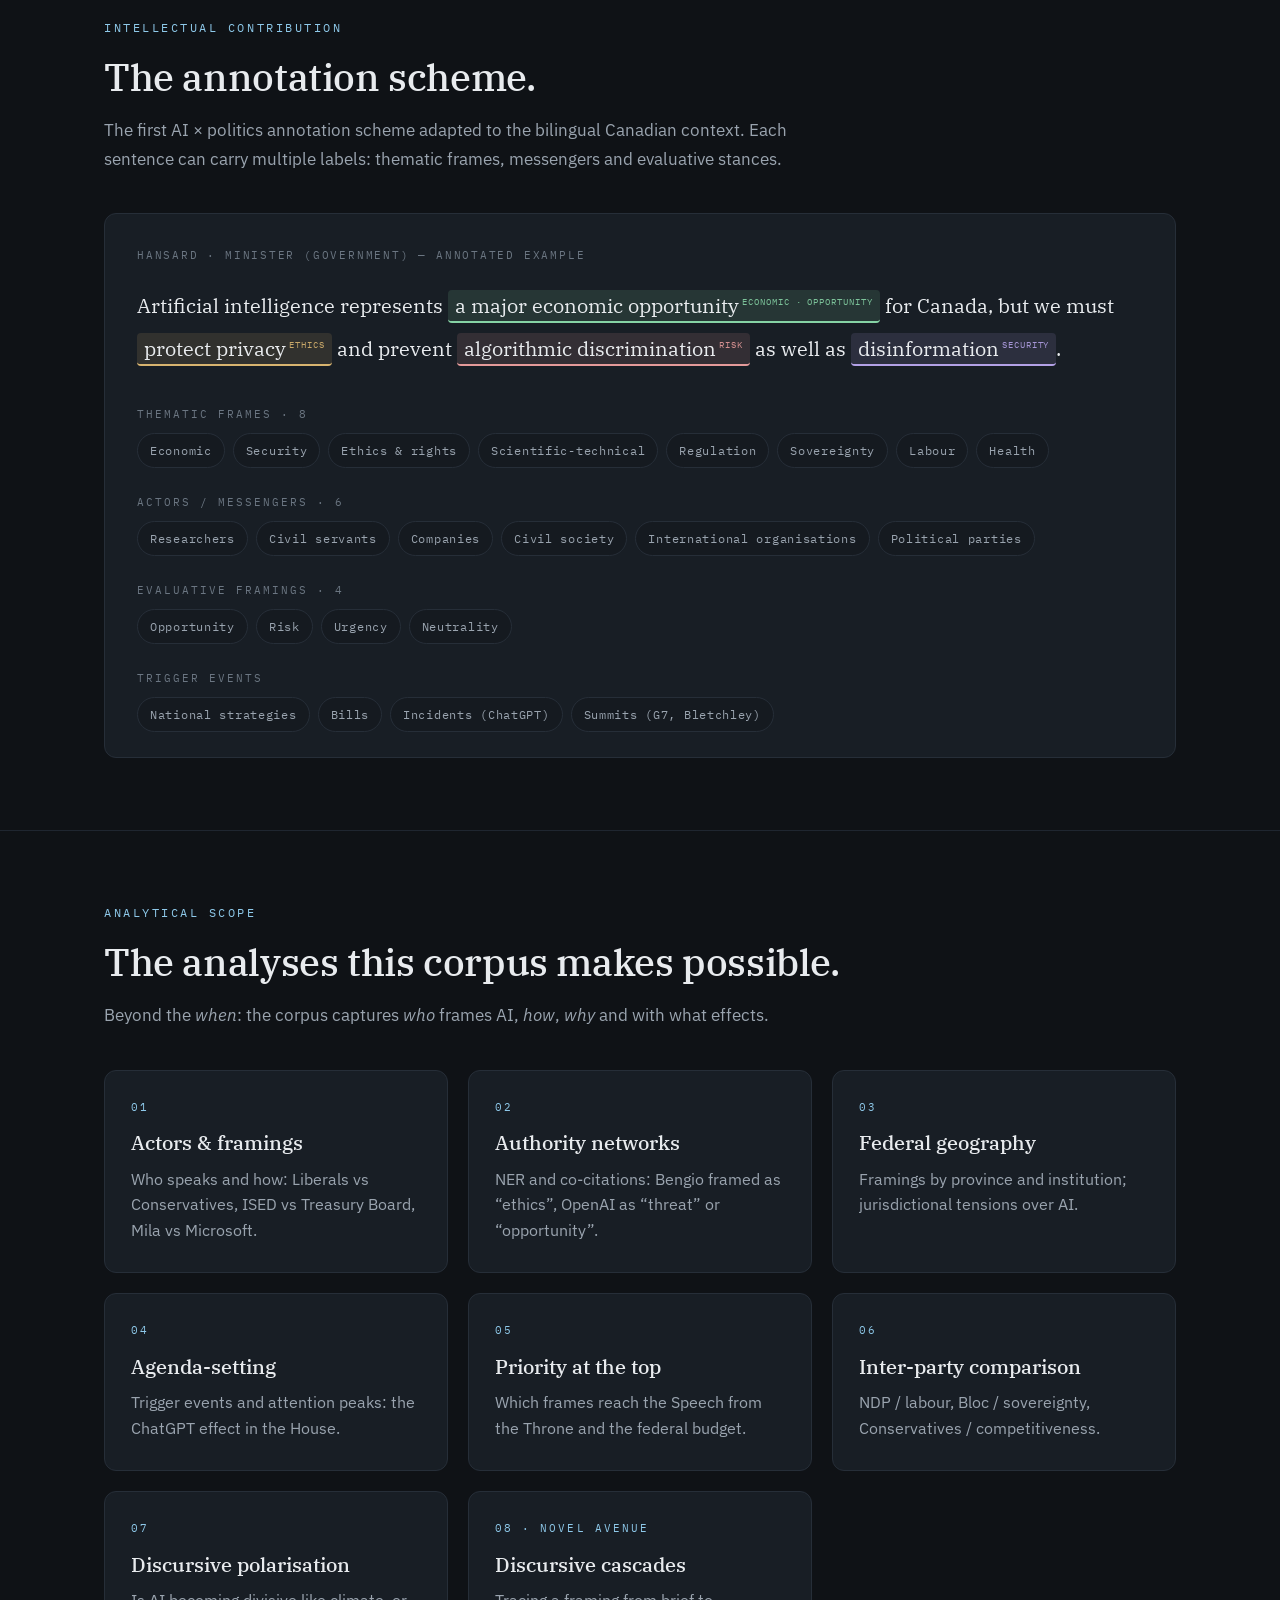
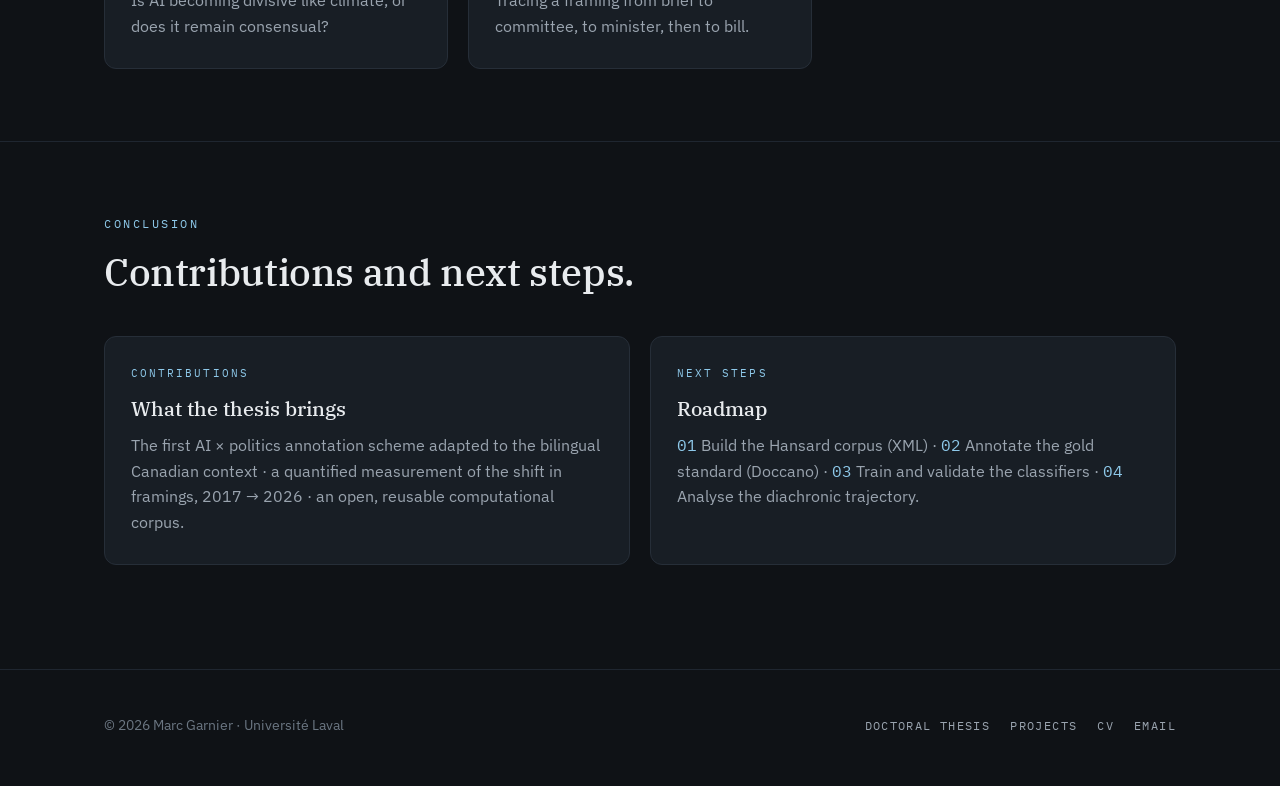
<file: thesis.html>
<!DOCTYPE html>
<html lang="en">
<head>
  <meta charset="UTF-8">
  <meta name="viewport" content="width=device-width, initial-scale=1.0">
  <title>Doctoral Thesis — Framing AI in Canadian Political Documents | Marc Garnier</title>
  <meta name="description" content="Computational framing analysis of artificial intelligence in Canadian political documents, 2017–2026. Doctoral research by Marc Garnier, Université Laval.">
  <link rel="preconnect" href="https://fonts.googleapis.com">
  <link rel="preconnect" href="https://fonts.gstatic.com" crossorigin>
  <link href="https://fonts.googleapis.com/css2?family=IBM+Plex+Mono:wght@400;500&family=IBM+Plex+Sans:wght@400;500;600&family=IBM+Plex+Serif:ital,wght@0,400;0,500;1,400&display=swap" rel="stylesheet">
  <link rel="icon" type="image/svg+xml" href="assets/favicon.svg">
  <link rel="stylesheet" href="css/style.css">
</head>
<body>

  <header class="site-header">
    <div class="wrap nav">
      <a class="brand" href="index.html">
        marc garnier_
      </a>
      <button class="nav-toggle" aria-expanded="false" aria-controls="nav-links">Menu</button>
      <ul class="nav-links" id="nav-links">
        <li><a href="index.html">Home</a></li>
        <li><a href="thesis.html" class="active">Doctoral thesis</a></li>
        <li><a href="projects.html">Projects</a></li>
        <li><a href="cv.html">CV</a></li>
        <li><a href="index.html#contact">Contact</a></li>
      </ul>
    </div>
  </header>

  <main>

    <!-- ================= Hero ================= -->
    <section class="hero">
      <div class="wrap hero-grid">
        <div>
          <span class="kicker">Doctoral Thesis · 2026 → · Supervised by Thierry Giasson</span>
          <h1>Framing AI in Canadian political documents, <em>2017–2026</em>.</h1>
          <p class="lede" style="margin-top: 1.2rem;">
            “How is AI <strong>framed</strong> in Canadian political discourse, <strong>by which
            actors</strong>, and how do these framings <strong>transform</strong> between 2017 and
            2026?” — a supervised machine-learning approach, transposing the CCF methodology to the
            federal parliamentary and strategic corpus.
          </p>
        </div>
        <div class="hero-portrait">
          <svg class="retro-computer" viewBox="2 0 106 78" role="img"
               shape-rendering="crispEdges"
               aria-label="Pixel-art illustration of an annotated research notepad with coloured index tabs, a pencil and a small Canadian desk flag">

            <!-- ================= notepad ================= -->
            <!-- back cover, offset for depth -->
            <rect x="8" y="10" width="48" height="56" fill="#6a6a66"/>
            <!-- paper -->
            <rect x="6" y="8"  width="48" height="56" fill="#e9e5da"/>
            <rect x="6" y="8"  width="48" height="1"  fill="#f4f1e8"/>
            <rect x="6" y="62" width="48" height="2"  fill="#cfcabf"/>
            <!-- spiral rings -->
            <rect x="10" y="4" width="2" height="6" fill="#6a6a66"/>
            <rect x="16" y="4" width="2" height="6" fill="#6a6a66"/>
            <rect x="22" y="4" width="2" height="6" fill="#6a6a66"/>
            <rect x="28" y="4" width="2" height="6" fill="#6a6a66"/>
            <rect x="34" y="4" width="2" height="6" fill="#6a6a66"/>
            <rect x="40" y="4" width="2" height="6" fill="#6a6a66"/>
            <rect x="46" y="4" width="2" height="6" fill="#6a6a66"/>

            <!-- "AI" header, underlined in red like a hand annotation -->
            <text x="10" y="21" font-family="'IBM Plex Mono', monospace" font-size="9"
                  font-weight="500" fill="#2f2f2a" shape-rendering="auto">AI</text>
            <rect x="10" y="23" width="12" height="1" fill="#c33d31"/>
            <text x="26" y="20" font-family="'IBM Plex Mono', monospace" font-size="5"
                  fill="#8c887c" shape-rendering="auto">2017–2026</text>

            <!-- corpus lines with annotation highlights appearing over them -->
            <rect x="10" y="28" width="8"  height="2" fill="#b5b0a4"/>
            <rect class="rc-line" style="--d:0s" x="20" y="28" width="12" height="2" fill="#86d3a5"/>
            <rect x="34" y="28" width="10" height="2" fill="#b5b0a4"/>

            <rect class="rc-line" style="--d:.7s" x="10" y="33" width="10" height="2" fill="#d8b46f"/>
            <rect x="22" y="33" width="20" height="2" fill="#b5b0a4"/>

            <rect x="10" y="38" width="14" height="2" fill="#b5b0a4"/>
            <rect class="rc-line" style="--d:1.4s" x="26" y="38" width="12" height="2" fill="#e59a9a"/>

            <rect x="10" y="43" width="6"  height="2" fill="#b5b0a4"/>
            <rect class="rc-line" style="--d:2.1s" x="18" y="43" width="10" height="2" fill="#b3a1e6"/>
            <rect x="30" y="43" width="12" height="2" fill="#b5b0a4"/>

            <rect x="10" y="48" width="32" height="2" fill="#b5b0a4"/>
            <rect x="10" y="53" width="20" height="2" fill="#b5b0a4"/>

            <!-- ================= index tabs ================= -->
            <rect x="52" y="14" width="8" height="8" fill="#86d3a5"/>
            <rect x="52" y="20" width="8" height="2" fill="#6aa983"/>
            <rect x="52" y="26" width="8" height="8" fill="#d8b46f"/>
            <rect x="52" y="32" width="8" height="2" fill="#b39355"/>
            <rect x="52" y="38" width="8" height="8" fill="#e59a9a"/>
            <rect x="52" y="44" width="8" height="2" fill="#c17a7a"/>
            <rect x="52" y="50" width="8" height="8" fill="#b3a1e6"/>
            <rect x="52" y="56" width="8" height="2" fill="#9182c2"/>

            <!-- ================= pencil ================= -->
            <rect x="8"  y="68" width="4"  height="5" fill="#d98a8a"/>
            <rect x="12" y="68" width="3"  height="5" fill="#b9b4a9"/>
            <rect x="15" y="68" width="24" height="5" fill="#d9b23f"/>
            <rect x="15" y="68" width="24" height="1" fill="#e6c65e"/>
            <rect x="15" y="72" width="24" height="1" fill="#b5922e"/>
            <rect x="39" y="68" width="4"  height="5" fill="#e0c9a0"/>
            <rect x="43" y="69" width="3"  height="3" fill="#4a4a47"/>

            <!-- ================= Canadian desk flag ================= -->
            <rect x="77" y="10" width="4" height="3"  fill="#c4c4c0"/>
            <rect x="78" y="13" width="2" height="53" fill="#8c8c88"/>
            <!-- flag: red band / white / red band -->
            <rect x="80" y="14" width="6"  height="16" fill="#c33d31"/>
            <rect x="86" y="14" width="12" height="16" fill="#efece2"/>
            <rect x="98" y="14" width="6"  height="16" fill="#c33d31"/>
            <rect x="80" y="28" width="6"  height="2"  fill="#a33529"/>
            <rect x="86" y="28" width="12" height="2"  fill="#d8d4c8"/>
            <rect x="98" y="28" width="6"  height="2"  fill="#a33529"/>
            <!-- pixel maple leaf -->
            <rect x="91" y="15" width="2"  height="2" fill="#c33d31"/>
            <rect x="90" y="17" width="4"  height="2" fill="#c33d31"/>
            <rect x="88" y="19" width="8"  height="2" fill="#c33d31"/>
            <rect x="87" y="21" width="10" height="2" fill="#c33d31"/>
            <rect x="90" y="23" width="4"  height="1" fill="#c33d31"/>
            <rect x="91" y="24" width="2"  height="3" fill="#c33d31"/>
            <!-- stand -->
            <rect x="74" y="66" width="10" height="2" fill="#6a6a66"/>
            <rect x="72" y="68" width="14" height="3" fill="#8c8c88"/>
          </svg>
        </div>
      </div>
    </section>

    <!-- ================= Stats ================= -->
    <section class="stats">
      <div class="wrap stats-grid">
        <div class="stat">
          <div class="value">8 frames</div>
          <div class="label">Thematic categories</div>
        </div>
        <div class="stat">
          <div class="value">6 actors</div>
          <div class="label">Messenger types</div>
        </div>
        <div class="stat">
          <div class="value">4 stances</div>
          <div class="label">Evaluative framings</div>
        </div>
        <div class="stat">
          <div class="value">κ · AC1</div>
          <div class="label">Intercoder validation</div>
        </div>
      </div>
    </section>

    <!-- ================= Turning point / timeline ================= -->
    <section class="section">
      <div class="wrap">
        <div class="section-head reveal">
          <span class="kicker">Point of departure</span>
          <h2 class="section-title">2017: a turning point.</h2>
          <p class="lede">
            The Pan-Canadian AI Strategy marks the first time the federal government treats AI as
            an object of public policy. It is the anchor from which the corpus is built — the
            equivalent of the CCF project’s “1978” — and the reference point against which the
            evolution of framings is measured.
          </p>
        </div>
        <ul class="timeline">
          <li class="reveal">
            <span class="year">2017</span>
            <h3>Pan-Canadian Artificial Intelligence Strategy</h3>
            <p>CIFAR / ISED. The founding document: AI becomes a federal policy object.</p>
          </li>
          <li class="reveal">
            <span class="year">2019</span>
            <h3>Directive on Automated Decision-Making</h3>
            <p>Treasury Board rules for algorithmic decisions within the federal administration.</p>
          </li>
          <li class="reveal">
            <span class="year">2022</span>
            <h3>AI Strategic Plan · AIDA (Bill C-27)</h3>
            <p>First attempt at a Canadian legislative framework for artificial intelligence.</p>
          </li>
          <li class="reveal">
            <span class="year">2024</span>
            <h3>National AI Strategy consultation</h3>
            <p>Public consultation and briefs feeding into the future national strategy.</p>
          </li>
          <li class="reveal">
            <span class="year">2026</span>
            <h3>National strategy “AI for All”</h3>
            <p>The closing milestone of the period under study.</p>
          </li>
        </ul>
      </div>
    </section>

    <!-- ================= Methodology ================= -->
    <section class="section">
      <div class="wrap">
        <div class="section-head reveal">
          <span class="kicker">Methodological framework</span>
          <h2 class="section-title">A four-phase computational pipeline.</h2>
          <p class="lede">
            The pipeline is taken directly from the CCF methodology and transposed to the scale of
            the Canadian corpus. Validation relies on intercoder agreement — Cohen’s κ and
            Gwet’s AC1.
          </p>
        </div>
        <div class="steps">
          <div class="step reveal">
            <span class="num">Phase · 01</span>
            <h3>Corpus construction</h3>
            <p>Collection of the sources and sentence-level segmentation with <span class="mono-num">spaCy</span>; structured storage in <span class="mono-num">PostgreSQL</span>.</p>
          </div>
          <div class="step reveal">
            <span class="num">Phase · 02</span>
            <h3>Semi-manual annotation</h3>
            <p>A gold standard of 500–1,000 passages, annotated with LLM-assisted tooling and Doccano.</p>
          </div>
          <div class="step reveal">
            <span class="num">Phase · 03</span>
            <h3>Supervised classification</h3>
            <p><span class="mono-num">BERT</span> (EN) and <span class="mono-num">CamemBERT</span> (FR) trained on the gold-standard sample.</p>
          </div>
          <div class="step reveal">
            <span class="num">Phase · 04</span>
            <h3>Diachronic analysis</h3>
            <p>Quantified measurement of the shift in dominant framings across 2017–2026.</p>
          </div>
        </div>
      </div>
    </section>

    <!-- ================= Corpus ================= -->
    <section class="section">
      <div class="wrap">
        <div class="section-head reveal">
          <span class="kicker">Data sources</span>
          <h2 class="section-title">A corpus in five strata.</h2>
          <p class="lede">
            The corpus is hypothetical at this stage — volumes remain to be confirmed, and passages
            genuinely related to AI will be filtered beforehand.
          </p>
        </div>
        <div class="strata reveal">
          <div class="stratum">
            <span class="idx">01</span>
            <h3>Parliamentary debates</h3>
            <p class="detail">Main corpus. Hansard — House, committees (INDU, ETHI, SECU, RNNR), Senate · 50,000–200,000 passages.</p>
            <span class="src">ourcommons.ca · parl.ca · XML</span>
          </div>
          <div class="stratum">
            <span class="idx">02</span>
            <h3>Strategic documents</h3>
            <p class="detail">2017 Strategy, 2022 Plan, Directive on Automated Decision-Making, AIDA (Bill C-27), “AI for All” 2026.</p>
            <span class="src">canada.ca · ised-isde.canada.ca</span>
          </div>
          <div class="stratum">
            <span class="idx">03</span>
            <h3>Consultations &amp; briefs</h3>
            <p class="detail">AIDA, 2024 National Strategy consultation, briefs submitted to committees.</p>
            <span class="src">consultations · canada.ca</span>
          </div>
          <div class="stratum">
            <span class="idx">04</span>
            <h3>Speeches &amp; addresses</h3>
            <p class="detail">Speeches from the Throne, federal budgets, ministerial addresses (ISED, TBS, PS).</p>
            <span class="src">canada.ca · House archives</span>
          </div>
          <div class="stratum">
            <span class="idx">05</span>
            <h3>Advisory reports</h3>
            <p class="detail">AI Advisory Council, Office of the Privacy Commissioner, Senate committee reports.</p>
            <span class="src">lop.parl.ca</span>
          </div>
        </div>
      </div>
    </section>

    <!-- ================= Annotation scheme ================= -->
    <section class="section">
      <div class="wrap">
        <div class="section-head reveal">
          <span class="kicker">Intellectual contribution</span>
          <h2 class="section-title">The annotation scheme.</h2>
          <p class="lede">
            The first AI × politics annotation scheme adapted to the bilingual Canadian context.
            Each sentence can carry multiple labels: thematic frames, messengers and evaluative
            stances.
          </p>
        </div>

        <div class="annotation-demo reveal">
          <span class="source">Hansard · Minister (Government) — annotated example</span>
          <p class="sentence">
            Artificial intelligence represents
            <span class="ann ann-econ">a major economic opportunity<span class="ann-tag">Economic · Opportunity</span></span>
            for Canada, but we must
            <span class="ann ann-ethics">protect privacy<span class="ann-tag">Ethics</span></span>
            and prevent
            <span class="ann ann-risk">algorithmic discrimination<span class="ann-tag">Risk</span></span>
            as well as
            <span class="ann ann-security">disinformation<span class="ann-tag">Security</span></span>.
          </p>

          <div class="taxonomy">
            <div>
              <div class="group-label">Thematic frames · 8</div>
              <div class="chips">
                <span class="chip">Economic</span>
                <span class="chip">Security</span>
                <span class="chip">Ethics &amp; rights</span>
                <span class="chip">Scientific-technical</span>
                <span class="chip">Regulation</span>
                <span class="chip">Sovereignty</span>
                <span class="chip">Labour</span>
                <span class="chip">Health</span>
              </div>
            </div>
            <div>
              <div class="group-label">Actors / messengers · 6</div>
              <div class="chips">
                <span class="chip">Researchers</span>
                <span class="chip">Civil servants</span>
                <span class="chip">Companies</span>
                <span class="chip">Civil society</span>
                <span class="chip">International organisations</span>
                <span class="chip">Political parties</span>
              </div>
            </div>
            <div>
              <div class="group-label">Evaluative framings · 4</div>
              <div class="chips">
                <span class="chip">Opportunity</span>
                <span class="chip">Risk</span>
                <span class="chip">Urgency</span>
                <span class="chip">Neutrality</span>
              </div>
            </div>
            <div>
              <div class="group-label">Trigger events</div>
              <div class="chips">
                <span class="chip">National strategies</span>
                <span class="chip">Bills</span>
                <span class="chip">Incidents (ChatGPT)</span>
                <span class="chip">Summits (G7, Bletchley)</span>
              </div>
            </div>
          </div>
        </div>
      </div>
    </section>

    <!-- ================= Analytical scope ================= -->
    <section class="section">
      <div class="wrap">
        <div class="section-head reveal">
          <span class="kicker">Analytical scope</span>
          <h2 class="section-title">The analyses this corpus makes possible.</h2>
          <p class="lede">
            Beyond the <em>when</em>: the corpus captures <em>who</em> frames AI, <em>how</em>,
            <em>why</em> and with what effects.
          </p>
        </div>
        <div class="card-grid">
          <div class="card reveal">
            <span class="card-label">01</span>
            <h3>Actors &amp; framings</h3>
            <p>Who speaks and how: Liberals vs Conservatives, ISED vs Treasury Board, Mila vs Microsoft.</p>
          </div>
          <div class="card reveal">
            <span class="card-label">02</span>
            <h3>Authority networks</h3>
            <p>NER and co-citations: Bengio framed as “ethics”, OpenAI as “threat” or “opportunity”.</p>
          </div>
          <div class="card reveal">
            <span class="card-label">03</span>
            <h3>Federal geography</h3>
            <p>Framings by province and institution; jurisdictional tensions over AI.</p>
          </div>
          <div class="card reveal">
            <span class="card-label">04</span>
            <h3>Agenda-setting</h3>
            <p>Trigger events and attention peaks: the ChatGPT effect in the House.</p>
          </div>
          <div class="card reveal">
            <span class="card-label">05</span>
            <h3>Priority at the top</h3>
            <p>Which frames reach the Speech from the Throne and the federal budget.</p>
          </div>
          <div class="card reveal">
            <span class="card-label">06</span>
            <h3>Inter-party comparison</h3>
            <p>NDP / labour, Bloc / sovereignty, Conservatives / competitiveness.</p>
          </div>
          <div class="card reveal">
            <span class="card-label">07</span>
            <h3>Discursive polarisation</h3>
            <p>Is AI becoming divisive like climate, or does it remain consensual?</p>
          </div>
          <div class="card reveal">
            <span class="card-label">08 · Novel avenue</span>
            <h3>Discursive cascades</h3>
            <p>Tracing a framing from brief to committee, to minister, then to bill.</p>
          </div>
        </div>
      </div>
    </section>

    <!-- ================= Contributions ================= -->
    <section class="section">
      <div class="wrap">
        <div class="section-head reveal">
          <span class="kicker">Conclusion</span>
          <h2 class="section-title">Contributions and next steps.</h2>
        </div>
        <div class="card-grid two">
          <div class="card reveal">
            <span class="card-label">Contributions</span>
            <h3>What the thesis brings</h3>
            <p>
              The first AI × politics annotation scheme adapted to the bilingual Canadian context ·
              a quantified measurement of the shift in framings, 2017 → 2026 · an open, reusable
              computational corpus.
            </p>
          </div>
          <div class="card reveal">
            <span class="card-label">Next steps</span>
            <h3>Roadmap</h3>
            <p>
              <span class="mono-num">01</span> Build the Hansard corpus (XML) ·
              <span class="mono-num">02</span> Annotate the gold standard (Doccano) ·
              <span class="mono-num">03</span> Train and validate the classifiers ·
              <span class="mono-num">04</span> Analyse the diachronic trajectory.
            </p>
          </div>
        </div>
      </div>
    </section>

  </main>

  <footer class="site-footer">
    <div class="wrap footer-grid">
      <p>© <span data-year>2026</span> Marc Garnier · Université Laval</p>
      <ul class="footer-links">
        <li><a href="thesis.html">Doctoral thesis</a></li>
        <li><a href="projects.html">Projects</a></li>
        <li><a href="cv.html">CV</a></li>
        <li><a href="mailto:garniermarc.pro@gmail.com">Email</a></li>
      </ul>
    </div>
  </footer>

  <script src="js/main.js"></script>
</body>
</html>
</file>
<file: css/style.css>
/* ==========================================================================
   Marc Garnier — personal academic site
   Palette : anthracite + glacier blue
   Type    : IBM Plex Serif (display) · IBM Plex Sans (body) · IBM Plex Mono (labels)
   ========================================================================== */

:root {
  --bg: #0f1216;
  --bg-raised: #151a20;
  --bg-panel: #181e25;
  --border: #262e38;
  --border-soft: #1f2630;
  --text: #e8ebee;
  --text-muted: #9aa4af;
  --text-faint: #6b7682;
  --accent: #8ec9ea;
  --accent-strong: #aedbf5;
  --accent-dim: rgba(142, 201, 234, 0.12);
  --accent-border: rgba(142, 201, 234, 0.35);

  /* annotation span colours (thesis page) */
  --tag-econ: #86d3a5;
  --tag-ethics: #d8b46f;
  --tag-risk: #e59a9a;
  --tag-security: #b3a1e6;

  --serif: "IBM Plex Serif", Georgia, serif;
  --sans: "IBM Plex Sans", -apple-system, "Segoe UI", sans-serif;
  --mono: "IBM Plex Mono", "SF Mono", monospace;

  --maxw: 1120px;
}

* { margin: 0; padding: 0; box-sizing: border-box; }

html { scroll-behavior: smooth; }

body {
  background: var(--bg);
  color: var(--text);
  font-family: var(--sans);
  font-size: 1.0625rem;
  line-height: 1.65;
  -webkit-font-smoothing: antialiased;
}

a { color: var(--accent); text-decoration: none; }
a:hover { color: var(--accent-strong); }

img { max-width: 100%; display: block; }

.wrap {
  max-width: var(--maxw);
  margin: 0 auto;
  padding: 0 1.5rem;
}

/* --------------------------------------------------------------------------
   Small typographic atoms
   -------------------------------------------------------------------------- */

.kicker {
  font-family: var(--mono);
  font-size: 0.72rem;
  letter-spacing: 0.22em;
  text-transform: uppercase;
  color: var(--accent);
  display: block;
  margin-bottom: 1.1rem;
}

.section-title {
  font-family: var(--serif);
  font-weight: 500;
  font-size: clamp(1.7rem, 3.4vw, 2.4rem);
  line-height: 1.18;
  letter-spacing: -0.01em;
  margin-bottom: 1rem;
}

.lede {
  color: var(--text-muted);
  font-size: 1.08rem;
  max-width: 46rem;
}

.mono-num {
  font-family: var(--mono);
  color: var(--accent);
}

/* --------------------------------------------------------------------------
   Header / navigation
   -------------------------------------------------------------------------- */

.site-header {
  position: sticky;
  top: 0;
  z-index: 50;
  background: rgba(15, 18, 22, 0.85);
  backdrop-filter: blur(12px);
  -webkit-backdrop-filter: blur(12px);
  border-bottom: 1px solid var(--border-soft);
}

.nav {
  display: flex;
  align-items: center;
  justify-content: space-between;
  height: 4.25rem;
}

.brand {
  display: flex;
  align-items: center;
  gap: 0.75rem;
  color: var(--text);
  font-family: var(--serif);
  font-size: 1.06rem;
}
.brand:hover { color: var(--text); }

.brand .monogram {
  width: 2.15rem;
  height: 2.15rem;
  border-radius: 50%;
  background: var(--accent-dim);
  border: 1px solid var(--accent-border);
  color: var(--accent);
  font-family: var(--mono);
  font-size: 0.78rem;
  display: flex;
  align-items: center;
  justify-content: center;
}

.nav-links {
  display: flex;
  align-items: center;
  gap: 0.35rem;
  list-style: none;
}

.nav-links a {
  font-family: var(--mono);
  font-size: 0.74rem;
  letter-spacing: 0.14em;
  text-transform: uppercase;
  color: var(--text-muted);
  padding: 0.5rem 0.8rem;
  border-radius: 6px;
  transition: color 0.15s, background 0.15s;
}

.nav-links a:hover { color: var(--text); background: var(--bg-panel); }

.nav-links a.active {
  color: var(--accent);
  background: var(--accent-dim);
}

.nav-toggle {
  display: none;
  background: none;
  border: 1px solid var(--border);
  border-radius: 6px;
  color: var(--text);
  font-family: var(--mono);
  font-size: 0.8rem;
  padding: 0.45rem 0.7rem;
  cursor: pointer;
}

@media (max-width: 760px) {
  .nav-toggle { display: block; }
  .nav-links {
    display: none;
    position: absolute;
    top: 4.25rem;
    left: 0;
    right: 0;
    flex-direction: column;
    align-items: stretch;
    background: var(--bg-raised);
    border-bottom: 1px solid var(--border);
    padding: 0.75rem 1.25rem 1rem;
    gap: 0.15rem;
  }
  .nav-links.open { display: flex; }
  .nav-links a { display: block; }
}

/* --------------------------------------------------------------------------
   Hero
   -------------------------------------------------------------------------- */

.hero {
  padding: 5.5rem 0 4rem;
  position: relative;
  overflow: hidden;
}

.hero-grid {
  display: grid;
  grid-template-columns: minmax(0, 1fr) auto;
  gap: 3rem;
  align-items: center;
}

.hero h1 {
  font-family: var(--serif);
  font-weight: 500;
  font-size: clamp(2.4rem, 5.6vw, 4rem);
  line-height: 1.08;
  letter-spacing: -0.015em;
  margin-bottom: 1.4rem;
}

.hero h1 em {
  font-style: italic;
  color: var(--accent);
}

.hero .lede { margin-bottom: 2rem; }

.hero-actions { display: flex; flex-wrap: wrap; gap: 0.9rem; }

.btn {
  display: inline-block;
  font-family: var(--mono);
  font-size: 0.78rem;
  letter-spacing: 0.12em;
  text-transform: uppercase;
  padding: 0.85rem 1.4rem;
  border-radius: 8px;
  border: 1px solid var(--accent-border);
  transition: background 0.15s, color 0.15s;
}

.btn-primary {
  background: var(--accent);
  color: #0d1418;
}
.btn-primary:hover { background: var(--accent-strong); color: #0d1418; }

.btn-ghost { color: var(--accent); }
.btn-ghost:hover { background: var(--accent-dim); color: var(--accent-strong); }

.btn-dark {
  background: var(--bg);
  color: var(--accent);
  border-color: var(--accent);
}
.btn-dark:hover { background: var(--bg-raised); color: var(--accent-strong); border-color: var(--accent-strong); }

/* portrait placeholder — replace with <img class="portrait"> when ready */
.portrait-placeholder {
  width: clamp(180px, 22vw, 250px);
  height: clamp(180px, 22vw, 250px);
  border-radius: 50%;
  background:
    radial-gradient(circle at 30% 25%, rgba(142, 201, 234, 0.16), transparent 55%),
    var(--bg-panel);
  border: 1px solid var(--border);
  display: flex;
  align-items: center;
  justify-content: center;
  flex-direction: column;
  gap: 0.4rem;
}

.portrait-placeholder .initials {
  font-family: var(--serif);
  font-size: 3.4rem;
  color: var(--accent);
}

.portrait-placeholder .hint {
  font-family: var(--mono);
  font-size: 0.62rem;
  letter-spacing: 0.18em;
  text-transform: uppercase;
  color: var(--text-faint);
}

.hero-portrait {
  display: flex;
  justify-content: center;
}

.portrait-frame {
  position: relative;
  width: clamp(190px, 23vw, 270px);
  aspect-ratio: 1;
  border-radius: 50%;
  /* soft glacier halo behind the photo */
  box-shadow:
    0 24px 60px -22px rgba(142, 201, 234, 0.5),
    0 10px 40px -20px rgba(0, 0, 0, 0.85);
  transition: transform 0.5s cubic-bezier(0.22, 1, 0.36, 1),
              box-shadow 0.5s ease;
}

img.portrait {
  display: block;
  width: 100%;
  height: 100%;
  border-radius: 50%;
  object-fit: cover;
  object-position: 50% 0%;
  border: 1px solid var(--border);
  filter: grayscale(0.35) contrast(1.04) brightness(0.98);
  transition: filter 0.5s ease;
}

.portrait-frame:hover {
  transform: translateY(-4px);
  box-shadow:
    0 30px 70px -22px rgba(142, 201, 234, 0.65),
    0 12px 44px -20px rgba(0, 0, 0, 0.85);
}

.portrait-frame:hover img.portrait {
  filter: grayscale(0) contrast(1.02) brightness(1);
}

@media (prefers-reduced-motion: reduce) {
  .portrait-frame, img.portrait { transition: none; }
}

@media (max-width: 820px) {
  .hero-grid { grid-template-columns: 1fr; }
  .hero-grid > .hero-portrait { order: -1; }
}

/* --------------------------------------------------------------------------
   Stats band
   -------------------------------------------------------------------------- */

.stats {
  border-top: 1px solid var(--border-soft);
  border-bottom: 1px solid var(--border-soft);
  background: var(--bg-raised);
}

.stats-grid {
  display: grid;
  grid-template-columns: repeat(4, 1fr);
  gap: 1px;
  background: var(--border-soft);
}

.stat {
  background: var(--bg-raised);
  padding: 1.6rem 1.5rem;
}

.stat .value {
  font-family: var(--serif);
  font-size: 1.55rem;
  color: var(--text);
  margin-bottom: 0.2rem;
}

.stat .label {
  font-family: var(--mono);
  font-size: 0.66rem;
  letter-spacing: 0.18em;
  text-transform: uppercase;
  color: var(--text-faint);
}

@media (max-width: 760px) {
  .stats-grid { grid-template-columns: repeat(2, 1fr); }
}

/* --------------------------------------------------------------------------
   Sections & cards
   -------------------------------------------------------------------------- */

.section { padding: 4.5rem 0; }

.section + .section { border-top: 1px solid var(--border-soft); }

.section-head { margin-bottom: 2.5rem; }

.card-grid {
  display: grid;
  grid-template-columns: repeat(3, 1fr);
  gap: 1.25rem;
}

.card-grid.two { grid-template-columns: repeat(2, 1fr); }

@media (max-width: 900px) { .card-grid { grid-template-columns: 1fr 1fr; } }
@media (max-width: 620px) { .card-grid, .card-grid.two { grid-template-columns: 1fr; } }

.card {
  background: var(--bg-panel);
  border: 1px solid var(--border);
  border-radius: 12px;
  padding: 1.75rem 1.6rem;
  transition: border-color 0.2s, transform 0.2s;
}

.card:hover { border-color: var(--accent-border); }

.card .card-label {
  font-family: var(--mono);
  font-size: 0.66rem;
  letter-spacing: 0.2em;
  text-transform: uppercase;
  color: var(--accent);
  display: block;
  margin-bottom: 0.9rem;
}

.card h3 {
  font-family: var(--serif);
  font-weight: 500;
  font-size: 1.28rem;
  line-height: 1.3;
  margin-bottom: 0.6rem;
}

.card p { color: var(--text-muted); font-size: 0.98rem; }

.card .card-link {
  display: inline-block;
  margin-top: 1rem;
  font-family: var(--mono);
  font-size: 0.74rem;
  letter-spacing: 0.12em;
  text-transform: uppercase;
}

/* --------------------------------------------------------------------------
   Timeline (thesis page)
   -------------------------------------------------------------------------- */

.timeline {
  list-style: none;
  border-left: 1px solid var(--border);
  margin-left: 0.4rem;
  padding-left: 2rem;
  display: grid;
  gap: 1.9rem;
}

.timeline li { position: relative; }

.timeline li::before {
  content: "";
  position: absolute;
  left: calc(-2rem - 5px);
  top: 0.5rem;
  width: 9px;
  height: 9px;
  border-radius: 50%;
  background: var(--bg);
  border: 2px solid var(--accent);
}

.timeline .year {
  font-family: var(--mono);
  font-size: 0.85rem;
  letter-spacing: 0.1em;
  color: var(--accent);
  display: block;
  margin-bottom: 0.25rem;
}

.timeline h3 {
  font-family: var(--serif);
  font-weight: 500;
  font-size: 1.15rem;
  margin-bottom: 0.25rem;
}

.timeline p { color: var(--text-muted); font-size: 0.96rem; max-width: 40rem; }

/* --------------------------------------------------------------------------
   Numbered pipeline steps
   -------------------------------------------------------------------------- */

.steps {
  display: grid;
  grid-template-columns: repeat(4, 1fr);
  gap: 1.25rem;
  counter-reset: step;
}

@media (max-width: 900px) { .steps { grid-template-columns: 1fr 1fr; } }
@media (max-width: 620px) { .steps { grid-template-columns: 1fr; } }

.step {
  background: var(--bg-panel);
  border: 1px solid var(--border);
  border-radius: 12px;
  padding: 1.6rem 1.5rem;
}

.step .num {
  font-family: var(--mono);
  font-size: 0.8rem;
  color: var(--accent);
  display: block;
  margin-bottom: 0.8rem;
}

.step h3 {
  font-family: var(--serif);
  font-weight: 500;
  font-size: 1.12rem;
  margin-bottom: 0.4rem;
}

.step p { color: var(--text-muted); font-size: 0.94rem; }

/* --------------------------------------------------------------------------
   Annotated sentence demo (thesis page)
   -------------------------------------------------------------------------- */

.annotation-demo {
  background: var(--bg-panel);
  border: 1px solid var(--border);
  border-radius: 12px;
  padding: 2rem 2rem 1.6rem;
}

.annotation-demo .source {
  font-family: var(--mono);
  font-size: 0.7rem;
  letter-spacing: 0.16em;
  text-transform: uppercase;
  color: var(--text-faint);
  display: block;
  margin-bottom: 1.2rem;
}

.annotation-demo .sentence {
  font-family: var(--serif);
  font-size: 1.25rem;
  line-height: 2.15;
}

.ann {
  padding: 0.12em 0.35em;
  border-radius: 4px;
  border-bottom: 2px solid;
  white-space: normal;
}

.ann .ann-tag {
  font-family: var(--mono);
  font-size: 0.58rem;
  letter-spacing: 0.1em;
  text-transform: uppercase;
  vertical-align: super;
  margin-left: 0.35em;
  opacity: 0.9;
}

.ann-econ     { background: rgba(134, 211, 165, 0.13); border-color: var(--tag-econ); }
.ann-econ .ann-tag { color: var(--tag-econ); }
.ann-ethics   { background: rgba(216, 180, 111, 0.13); border-color: var(--tag-ethics); }
.ann-ethics .ann-tag { color: var(--tag-ethics); }
.ann-risk     { background: rgba(229, 154, 154, 0.13); border-color: var(--tag-risk); }
.ann-risk .ann-tag { color: var(--tag-risk); }
.ann-security { background: rgba(179, 161, 230, 0.13); border-color: var(--tag-security); }
.ann-security .ann-tag { color: var(--tag-security); }

/* taxonomy chips */

.taxonomy { display: grid; gap: 1.6rem; margin-top: 2.2rem; }

.taxonomy .group-label {
  font-family: var(--mono);
  font-size: 0.7rem;
  letter-spacing: 0.18em;
  text-transform: uppercase;
  color: var(--text-faint);
  margin-bottom: 0.6rem;
}

.chips { display: flex; flex-wrap: wrap; gap: 0.5rem; }

.chip {
  font-family: var(--mono);
  font-size: 0.74rem;
  letter-spacing: 0.06em;
  padding: 0.4rem 0.75rem;
  border-radius: 999px;
  border: 1px solid var(--border);
  color: var(--text-muted);
  background: var(--bg-raised);
}

.chip.orange  { border: 1.5px solid #dd8452; color: #e8ebee; background: rgba(221,132,82,0.12); font-size: 0.65rem; padding: 0.08rem 0.5rem; margin-left: 0.5rem; }
.chip.green   { border: 1.5px solid #55a868; color: #e8ebee; background: rgba(85,168,104,0.12); font-size: 0.65rem; padding: 0.08rem 0.5rem; margin-left: 0.5rem; }
.chip.blue    { border: 1.5px solid #4c72b0; color: #e8ebee; background: rgba(76,114,176,0.12); font-size: 0.65rem; padding: 0.08rem 0.5rem; margin-left: 0.5rem; }

/* --------------------------------------------------------------------------
   Corpus strata table
   -------------------------------------------------------------------------- */

.strata { display: grid; gap: 1px; background: var(--border-soft); border: 1px solid var(--border-soft); border-radius: 12px; overflow: hidden; }

.stratum {
  display: grid;
  grid-template-columns: 4.5rem minmax(0, 1.15fr) minmax(0, 2fr) minmax(0, 1fr);
  gap: 1.25rem;
  align-items: baseline;
  background: var(--bg-panel);
  padding: 1.3rem 1.5rem;
}

.stratum .idx { font-family: var(--mono); font-size: 0.85rem; color: var(--accent); }

.stratum h3 { font-family: var(--serif); font-weight: 500; font-size: 1.08rem; }

.stratum .detail { color: var(--text-muted); font-size: 0.94rem; }

.stratum .src {
  font-family: var(--mono);
  font-size: 0.72rem;
  color: var(--text-faint);
  text-align: right;
}

@media (max-width: 820px) {
  .stratum { grid-template-columns: 3rem 1fr; }
  .stratum .detail { grid-column: 2; }
  .stratum .src { grid-column: 2; text-align: left; }
}

/* --------------------------------------------------------------------------
   CV page
   -------------------------------------------------------------------------- */

.cv-section { margin-bottom: 3.5rem; }

.cv-entries { display: grid; gap: 0; border-top: 1px solid var(--border-soft); }

.cv-entry {
  display: grid;
  grid-template-columns: 11rem minmax(0, 1fr);
  gap: 1.5rem;
  padding: 1.6rem 0;
  border-bottom: 1px solid var(--border-soft);
}

.cv-entry .when {
  font-family: var(--mono);
  font-size: 0.78rem;
  letter-spacing: 0.06em;
  color: var(--text-faint);
  padding-top: 0.25rem;
}

.cv-entry h3 {
  font-family: var(--serif);
  font-weight: 500;
  font-size: 1.18rem;
  margin-bottom: 0.15rem;
}

.cv-entry .org {
  color: var(--accent);
  font-size: 0.95rem;
  margin-bottom: 0.45rem;
}

.cv-entry .org .loc { color: var(--text-faint); }

.cv-entry p { color: var(--text-muted); font-size: 0.97rem; max-width: 44rem; }

@media (max-width: 680px) {
  .cv-entry { grid-template-columns: 1fr; gap: 0.3rem; }
}

/* --------------------------------------------------------------------------
   Retro computer illustration (hero)
   -------------------------------------------------------------------------- */

.retro-computer {
  width: clamp(250px, 27vw, 350px);
  height: auto;
  display: block;
  overflow: visible;
}

/* faint CRT emission — kept subtle so the pixel edges stay hard */
.rc-screen-group { filter: drop-shadow(0 0 9px rgba(142, 201, 234, 0.28)); }

/* lines of "text" being printed */
.rc-line {
  transform-box: fill-box;
  transform-origin: left center;
  animation: rcType 5.5s var(--d, 0s) steps(5) infinite;
}

@keyframes rcType {
  0%   { transform: scaleX(0);   opacity: 0; }
  3%   {                          opacity: 1; }
  10%  { transform: scaleX(1); }
  78%  { transform: scaleX(1);   opacity: 1; }
  88%  {                          opacity: 0.2; }
  93%  { transform: scaleX(1);   opacity: 0; }
  100% { transform: scaleX(0);   opacity: 0; }
}

.rc-cursor { animation: rcBlink 1.1s steps(1) infinite; }

@keyframes rcBlink {
  0%, 49%   { opacity: 1; }
  50%, 100% { opacity: 0; }
}

.rc-led { animation: rcLed 2.6s ease-in-out infinite; }

@keyframes rcLed {
  0%, 100% { opacity: 1; }
  50%      { opacity: 0.3; }
}

/* rising steam above the coffee cup — stepped, to stay in pixel character */
.rc-steam { animation: rcSteam 3.4s var(--sd, 0s) steps(6) infinite; }

@keyframes rcSteam {
  0%   { transform: translateY(4px);   opacity: 0; }
  25%  {                                opacity: 0.55; }
  70%  {                                opacity: 0.3; }
  100% { transform: translateY(-14px); opacity: 0; }
}

@media (prefers-reduced-motion: reduce) {
  .rc-line { animation: none; transform: scaleX(1); opacity: 1; }
  .rc-cursor, .rc-led, .rc-steam { animation: none; }
  .rc-steam { opacity: 0; }
}

/* --------------------------------------------------------------------------
   Chart gallery (project pages)
   -------------------------------------------------------------------------- */

.chart-gallery {
  display: grid;
  grid-template-columns: repeat(3, 1fr);
  gap: 1.25rem;
}

@media (max-width: 900px) { .chart-gallery { grid-template-columns: 1fr 1fr; } }
@media (max-width: 600px) { .chart-gallery { grid-template-columns: 1fr; } }

.chart-fig { margin: 0; }

.chart-fig a {
  display: block;
  border: 1px solid var(--border);
  border-radius: 12px;
  overflow: hidden;
  background: var(--bg-raised);
}

.chart-fig a:hover { border-color: var(--accent-border); }

.chart-fig img {
  width: 100%;
  height: 260px;
  object-fit: cover;
  object-position: top center;
  display: block;
  transition: transform 0.5s cubic-bezier(0.22, 1, 0.36, 1);
}

.chart-fig a:hover img { transform: scale(1.03); }

.chart-fig figcaption { padding-top: 1rem; }

.chart-fig .type {
  font-family: var(--mono);
  font-size: 0.64rem;
  letter-spacing: 0.18em;
  text-transform: uppercase;
  color: var(--accent);
  display: block;
  margin-bottom: 0.35rem;
}

.chart-fig h4 {
  font-family: var(--serif);
  font-weight: 500;
  font-size: 1.05rem;
  margin-bottom: 0.25rem;
}

.chart-fig p { color: var(--text-muted); font-size: 0.9rem; }

.chart-note {
  font-family: var(--mono);
  font-size: 0.72rem;
  letter-spacing: 0.04em;
  color: var(--text-faint);
  margin-top: 1.75rem;
  max-width: 46rem;
  line-height: 1.6;
}

/* --------------------------------------------------------------------------
   Contact
   -------------------------------------------------------------------------- */

.contact-panel {
  background: var(--bg-panel);
  border: 1px solid var(--border);
  border-radius: 14px;
  padding: 2.5rem 2.25rem;
  display: grid;
  grid-template-columns: minmax(0, 1.4fr) minmax(0, 1fr);
  gap: 2.5rem;
  align-items: center;
}

.contact-list { list-style: none; display: grid; gap: 0.9rem; }

.contact-list li {
  display: flex;
  align-items: baseline;
  gap: 0.9rem;
}

.contact-list .k {
  font-family: var(--mono);
  font-size: 0.68rem;
  letter-spacing: 0.16em;
  text-transform: uppercase;
  color: var(--text-faint);
  min-width: 5.5rem;
}

@media (max-width: 760px) {
  .contact-panel { grid-template-columns: 1fr; }
}

/* --------------------------------------------------------------------------
   Footer
   -------------------------------------------------------------------------- */

.site-footer {
  border-top: 1px solid var(--border-soft);
  padding: 2.5rem 0 3rem;
  margin-top: 2rem;
}

.footer-grid {
  display: flex;
  flex-wrap: wrap;
  justify-content: space-between;
  align-items: baseline;
  gap: 1rem;
}

.site-footer p {
  color: var(--text-faint);
  font-size: 0.85rem;
}

.footer-links { display: flex; gap: 1.25rem; list-style: none; }

.footer-links a {
  font-family: var(--mono);
  font-size: 0.72rem;
  letter-spacing: 0.12em;
  text-transform: uppercase;
  color: var(--text-muted);
}
.footer-links a:hover { color: var(--accent); }

/* --------------------------------------------------------------------------
   Reveal animation
   -------------------------------------------------------------------------- */

.reveal {
  opacity: 0;
  transform: translateY(14px);
  transition: opacity 0.55s ease, transform 0.55s ease;
}

.reveal.visible { opacity: 1; transform: none; }

@media (prefers-reduced-motion: reduce) {
  .reveal { opacity: 1; transform: none; transition: none; }
  html { scroll-behavior: auto; }
}

/* --------------------------------------------------------------------------
   Result figures (kino.html) — plots exported on a transparent background
   so they sit directly on the panel, with no white plate.
   -------------------------------------------------------------------------- */

.result-figs { display: grid; gap: 2.5rem; }

.result-fig {
  margin: 0;
  background: var(--bg-panel);
  border: 1px solid var(--border);
  border-radius: 4px;
  padding: 1.5rem 1.5rem 1.25rem;
}

.result-fig .fig-plate { overflow-x: auto; }

.result-fig img {
  display: block;
  width: 100%;
  min-width: 30rem;
  height: auto;
}

.result-fig figcaption {
  margin-top: 1.25rem;
  padding-top: 1.1rem;
  border-top: 1px solid var(--border-soft);
  color: var(--text-muted);
  font-size: 0.94rem;
  line-height: 1.65;
  max-width: 52rem;
}

.result-fig figcaption strong { color: var(--text); font-weight: 500; }
.result-fig figcaption em { color: var(--accent-strong); font-style: normal; }

.result-fig .fig-label {
  display: block;
  font-family: var(--mono);
  font-size: 0.68rem;
  letter-spacing: 0.14em;
  text-transform: uppercase;
  color: var(--accent);
  margin-bottom: 0.55rem;
}

/* Key figure callout — a single number with its gloss. */
.keynum {
  display: flex;
  flex-wrap: wrap;
  align-items: baseline;
  gap: 0.6rem 1rem;
  margin-top: 1.1rem;
  padding-top: 1rem;
  border-top: 1px solid var(--border-soft);
}
.keynum .n {
  font-family: var(--mono);
  font-size: 1.6rem;
  color: var(--accent-strong);
  font-variant-numeric: tabular-nums;
}
.keynum .g { color: var(--text-muted); font-size: 0.9rem; max-width: 40rem; }

@media (max-width: 640px) {
  .result-fig { padding: 1rem 1rem 0.9rem; }
  .result-fig img { min-width: 26rem; }
}
</file>
